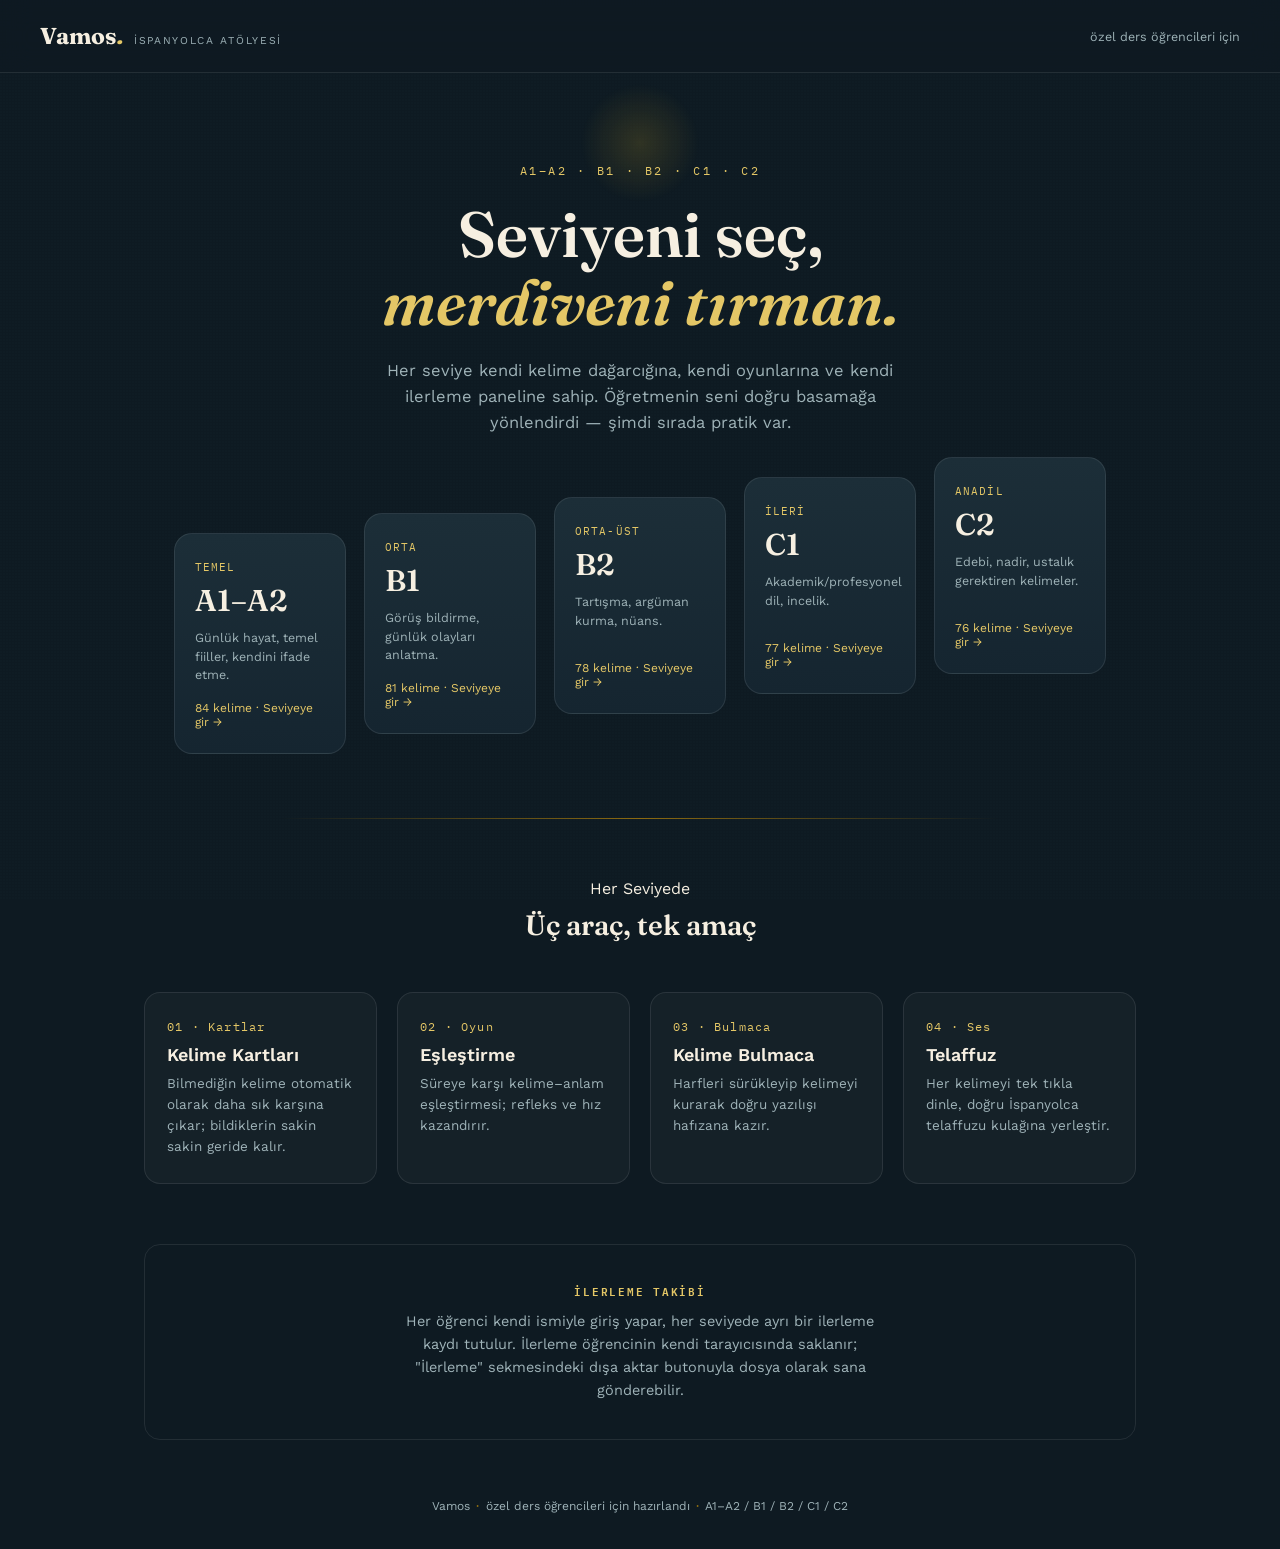
<file: index.html>
<!DOCTYPE html>
<html lang="tr">
<head>
<meta charset="UTF-8">
<meta name="viewport" content="width=device-width, initial-scale=1.0">
<title>Vamos — Özel Ders İspanyolca Atölyesi</title>
<link rel="preconnect" href="https://fonts.googleapis.com">
<link href="https://fonts.googleapis.com/css2?family=Fraunces:opsz,wght@9..144,400;9..144,600;9..144,700&family=Work+Sans:wght@400;500;600&family=IBM+Plex+Mono:wght@500&display=swap" rel="stylesheet">
<link rel="stylesheet" href="assets/style.css">
</head>
<body>
<div class="grain-bg"></div>

<nav>
  <div class="brand">
    <span class="mark">Vamos<em>.</em></span>
    <span class="tag">İspanyolca Atölyesi</span>
  </div>
  <div class="nav-right">
    <span style="font-size:12.5px; color:var(--mist);">özel ders öğrencileri için</span>
  </div>
</nav>

<main>
  <div class="landing-hero">
    <div class="eyebrow">A1–A2 · B1 · B2 · C1 · C2</div>
    <h1>Seviyeni seç,<br><em>merdiveni tırman.</em></h1>
    <p>Her seviye kendi kelime dağarcığına, kendi oyunlarına ve kendi ilerleme paneline sahip. Öğretmenin seni doğru basamağa yönlendirdi — şimdi sırada pratik var.</p>
  </div>


</main>

<div style="max-width:1040px; margin:-70px auto 0; padding:0 24px; position:relative; z-index:1;">
  <div class="staircase" style="padding-top:0;">
    <a class="level-card" href="a1-a2.html" style="--lift:26px;">
      <div class="tier">TEMEL</div>
      <h3>A1–A2</h3>
      <div class="desc">Günlük hayat, temel fiiller, kendini ifade etme.</div>
      <div class="go">84 kelime · Seviyeye gir →</div>
    </a>
    <a class="level-card" href="b1.html" style="--lift:6px;">
      <div class="tier">ORTA</div>
      <h3>B1</h3>
      <div class="desc">Görüş bildirme, günlük olayları anlatma.</div>
      <div class="go">81 kelime · Seviyeye gir →</div>
    </a>
    <a class="level-card" href="b2.html" style="--lift:-14px;">
      <div class="tier">ORTA-ÜST</div>
      <h3>B2</h3>
      <div class="desc">Tartışma, argüman kurma, nüans.</div>
      <div class="go">78 kelime · Seviyeye gir →</div>
    </a>
    <a class="level-card" href="c1.html" style="--lift:-34px;">
      <div class="tier">İLERİ</div>
      <h3>C1</h3>
      <div class="desc">Akademik/profesyonel dil, incelik.</div>
      <div class="go">77 kelime · Seviyeye gir →</div>
    </a>
    <a class="level-card" href="c2.html" style="--lift:-54px;">
      <div class="tier">ANADİL</div>
      <h3>C2</h3>
      <div class="desc">Edebi, nadir, ustalık gerektiren kelimeler.</div>
      <div class="go">76 kelime · Seviyeye gir →</div>
    </a>
  </div>

  <div class="divider-gold"></div>

  <div style="text-align:center; margin-bottom:50px;">
    <div class="eyebrow" style="justify-content:center;">Her Seviyede</div>
    <h2 style="font-size:28px; font-weight:600; margin-top:10px;">Üç araç, tek amaç</h2>
  </div>

  <div class="feature-row">
    <div class="feature-card">
      <div class="num">01 · Kartlar</div>
      <h4>Kelime Kartları</h4>
      <p>Bilmediğin kelime otomatik olarak daha sık karşına çıkar; bildiklerin sakin sakin geride kalır.</p>
    </div>
    <div class="feature-card">
      <div class="num">02 · Oyun</div>
      <h4>Eşleştirme</h4>
      <p>Süreye karşı kelime–anlam eşleştirmesi; refleks ve hız kazandırır.</p>
    </div>
    <div class="feature-card">
      <div class="num">03 · Bulmaca</div>
      <h4>Kelime Bulmaca</h4>
      <p>Harfleri sürükleyip kelimeyi kurarak doğru yazılışı hafızana kazır.</p>
    </div>
    <div class="feature-card">
      <div class="num">04 · Ses</div>
      <h4>Telaffuz</h4>
      <p>Her kelimeyi tek tıkla dinle, doğru İspanyolca telaffuzu kulağına yerleştir.</p>
    </div>
  </div>

  <div class="panel" style="background:transparent; border:1px solid var(--line); box-shadow:none; color:var(--parchment); text-align:center; padding:36px;">
    <div class="eyebrow-light" style="justify-content:center; display:flex;">İlerleme Takibi</div>
    <p style="color:var(--mist); max-width:56ch; margin:10px auto 0; font-size:14.5px; line-height:1.6;">
      Her öğrenci kendi ismiyle giriş yapar, her seviyede ayrı bir ilerleme kaydı tutulur. İlerleme öğrencinin kendi tarayıcısında saklanır; "İlerleme" sekmesindeki dışa aktar butonuyla dosya olarak sana gönderebilir.
    </p>
  </div>
</div>

<footer>Vamos <span class="mono">·</span> özel ders öğrencileri için hazırlandı <span class="mono">·</span> A1–A2 / B1 / B2 / C1 / C2</footer>

</body>
</html>
</file>
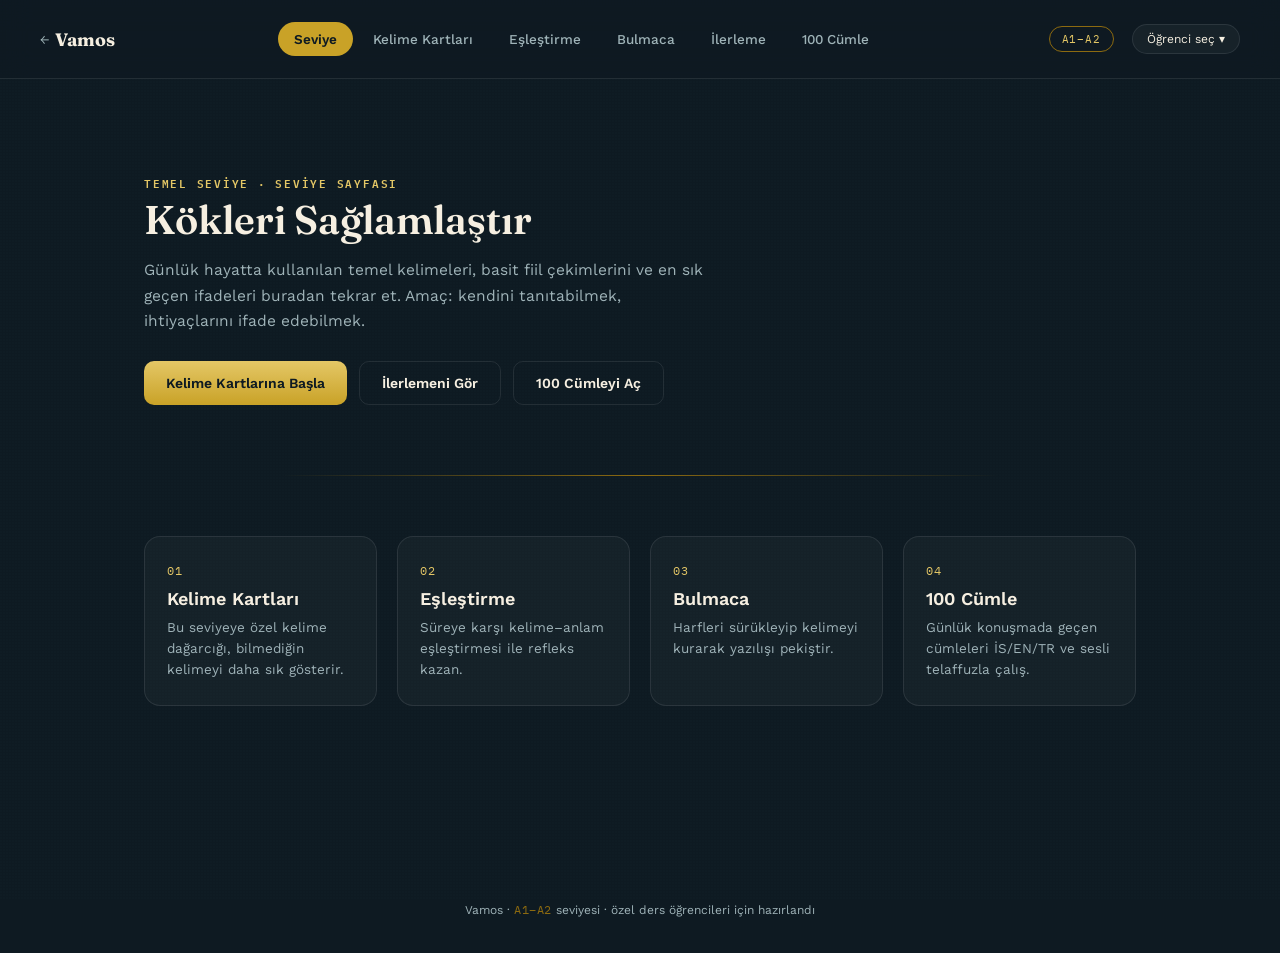
<file: a1-a2.html>
<!DOCTYPE html>
<html lang="tr">
<head>
<meta charset="UTF-8">
<meta name="viewport" content="width=device-width, initial-scale=1.0">
<title>Vamos — A1–A2 Seviyesi</title>
<link rel="preconnect" href="https://fonts.googleapis.com">
<link href="https://fonts.googleapis.com/css2?family=Fraunces:opsz,wght@9..144,400;9..144,600;9..144,700&family=Work+Sans:wght@400;500;600&family=IBM+Plex+Mono:wght@500&display=swap" rel="stylesheet">
<link rel="stylesheet" href="assets/style.css">
</head>
<body>
<div class="grain-bg"></div>

<nav>
  <div class="brand">
    <a href="index.html" class="back-link">← <span class="mark" style="font-size:18px;">Vamos</span></a>
  </div>
  <button class="hamburger" id="hamburger" aria-label="Menü">☰</button>
  <div class="tabs" id="tabs">
    <button class="tab-btn active" data-section="home">Seviye</button>
    <button class="tab-btn" data-section="flashcards">Kelime Kartları</button>
    <button class="tab-btn" data-section="matching">Eşleştirme</button>
    <button class="tab-btn" data-section="puzzle">Bulmaca</button>
    <button class="tab-btn" data-section="progress">İlerleme</button>
    <a class="tab-btn" href="cumleler-a1a2.html">100 Cümle</a>
  </div>
  <div class="nav-right">
    <span class="level-pill">A1–A2</span>
    <div class="student-chip" id="studentChip">Öğrenci seç ▾</div>
  </div>
</nav>

<main>

  <section id="home" class="active">
    <div style="padding:50px 0 10px;">
      <div class="eyebrow-light">Temel Seviye · Seviye Sayfası</div>
      <h1 class="display" style="font-size:40px; font-weight:600; max-width:20ch; line-height:1.1;">Kökleri Sağlamlaştır</h1>
      <p style="color:var(--mist); max-width:56ch; margin-top:16px; font-size:15.5px; line-height:1.65;">Günlük hayatta kullanılan temel kelimeleri, basit fiil çekimlerini ve en sık geçen ifadeleri buradan tekrar et. Amaç: kendini tanıtabilmek, ihtiyaçlarını ifade edebilmek.</p>
      <div style="margin-top:26px; display:flex; gap:12px;">
        <button class="btn btn-gold" onclick="goTo('flashcards')">Kelime Kartlarına Başla</button>
        <button class="btn btn-ghost-dark" onclick="goTo('progress')">İlerlemeni Gör</button>
        <a class="btn btn-ghost-dark" href="cumleler-a1a2.html">100 Cümleyi Aç</a>
      </div>
    </div>
    <div class="divider-gold"></div>
    <div class="feature-row">
      <div class="feature-card"><div class="num">01</div><h4>Kelime Kartları</h4><p>Bu seviyeye özel kelime dağarcığı, bilmediğin kelimeyi daha sık gösterir.</p></div>
      <div class="feature-card"><div class="num">02</div><h4>Eşleştirme</h4><p>Süreye karşı kelime–anlam eşleştirmesi ile refleks kazan.</p></div>
      <div class="feature-card"><div class="num">03</div><h4>Bulmaca</h4><p>Harfleri sürükleyip kelimeyi kurarak yazılışı pekiştir.</p></div>
      <a class="feature-card" href="cumleler-a1a2.html" style="display:block; text-decoration:none;"><div class="num">04</div><h4>100 Cümle</h4><p>Günlük konuşmada geçen cümleleri İS/EN/TR ve sesli telaffuzla çalış.</p></a>
    </div>
  </section>

  <section id="flashcards">
    <div class="section-head">
      <div>
        <div class="eyebrow-light">Modül 01 · A1–A2</div>
        <h2>Kelime Kartları</h2>
      </div>
      <div class="fc-progress mono" id="fcProgress">1 / 12</div>
    </div>
    <div class="panel">
      <div class="fc-stage">
        <div class="fc-card-wrap">
          <div class="fc-card" id="fcCard" onclick="flipCard()">
            <div class="fc-face fc-front">
              <button class="fc-speak" onclick="speakCurrentCard(event)" aria-label="Telaffuz et">🔊</button>
              <div>
                <div class="w" id="fcWord">—</div>
                <div class="pos" id="fcPos">—</div>
              </div>
            </div>
            <div class="fc-face fc-back">
              <div class="w" id="fcMeaning">—</div>
            </div>
          </div>
        </div>
        <div class="fc-example" id="fcExample" style="display:none;"></div>
        <div class="fc-hint">Kartı çevirmek için tıkla, sonra bildiğini işaretle</div>
        <div class="fc-actions">
          <button class="btn btn-again" onclick="answerCard(false)">Tekrar Göster</button>
          <button class="btn btn-know" onclick="answerCard(true)">Biliyorum</button>
        </div>
        <button class="btn btn-ghost-light" style="margin-top:4px; padding:8px 16px; font-size:12.5px;" onclick="shuffleDeck()">🔀 Kartları Karıştır</button>
      </div>
    </div>
  </section>

  <section id="matching">
    <div class="section-head">
      <div>
        <div class="eyebrow-light">Modül 02 · A1–A2</div>
        <h2>Eşleştirme Oyunu</h2>
      </div>
    </div>
    <div class="panel">
      <div class="match-bar">
        <span>Süre: <span class="mono" id="matchTime">0s</span></span>
        <span>Eşleşme: <span class="mono" id="matchScore">0/6</span></span>
        <button class="btn btn-ghost-light" style="padding:6px 14px; font-size:12px;" onclick="startMatching()">Yeniden Başlat</button>
      </div>
      <div class="match-grid" id="matchGrid"></div>
    </div>
  </section>

  <section id="puzzle">
    <div class="section-head">
      <div>
        <div class="eyebrow-light">Modül 03 · A1–A2</div>
        <h2>Kelime Bulmaca</h2>
      </div>
      <button class="btn btn-ghost-dark" style="padding:6px 14px; font-size:12px;" onclick="newPuzzle()">Yeni Kelime</button>
    </div>
    <div class="panel">
      <div class="puzzle-hint" id="puzzleHint">İpucu: —</div>
      <div class="puzzle-input" id="puzzleSlots"></div>
      <div class="puzzle-word" id="puzzleLetters"></div>
      <div class="puzzle-feedback" id="puzzleFeedback"></div>
      <div style="text-align:center; margin-top:10px;">
        <button class="btn btn-ghost-light" style="padding:8px 16px; font-size:13px;" onclick="clearPuzzle()">Temizle</button>
      </div>
    </div>
  </section>

  <section id="progress">
    <div class="section-head">
      <div>
        <div class="eyebrow-light">Panel · A1–A2</div>
        <h2>İlerlemen</h2>
      </div>
    </div>
    <div class="stat-grid">
      <div class="stat"><div class="num" id="statKnown">0</div><div class="lbl">Bilinen Kelime</div></div>
      <div class="stat"><div class="num" id="statMatch">0</div><div class="lbl">Eşleştirme Skoru</div></div>
      <div class="stat"><div class="num" id="statPuzzle">0</div><div class="lbl">Çözülen Bulmaca</div></div>
      <div class="stat"><div class="num" id="statStreak">0</div><div class="lbl">Günlük Seri 🔥</div></div>
    </div>
    <div class="panel" style="padding:22px 28px;">
      <div class="section-head" style="margin-bottom:10px;">
        <div class="eyebrow-dark">Seviye Tamamlama</div>
        <div class="mono" id="levelPct" style="color:var(--teal); font-weight:600;">0%</div>
      </div>
      <div class="level-progress-track"><div class="level-progress-fill" id="levelBar" style="width:0%;"></div></div>
    </div>
    <div class="panel">
      <div class="eyebrow-dark">Kelime Günlüğü</div>
      <div class="word-log" id="wordLog"><span class="word-pill">Henüz kelime çalışılmadı</span></div>
    </div>
    <div class="panel" style="display:flex; gap:12px; align-items:center; flex-wrap:wrap;">
      <div style="flex:1; min-width:220px;">
        <div class="eyebrow-dark">Öğretmenle Paylaş</div>
        <p style="font-size:12.5px; color:var(--ink-soft); margin-top:4px;">İlerleme bu tarayıcıda saklanır. Öğretmenine göstermek için dışa aktarıp gönderebilirsin.</p>
      </div>
      <button class="btn btn-ghost-light" style="padding:9px 16px; font-size:12.5px;" onclick="exportProgress()">⬇ Dışa Aktar</button>
      <label class="btn btn-ghost-light" style="padding:9px 16px; font-size:12.5px; cursor:pointer;">
        ⬆ İçe Aktar
        <input type="file" accept="application/json" style="display:none;" onchange="importProgressFile(this)">
      </label>
    </div>
  </section>

</main>

<footer>Vamos · <span class="mono">A1–A2</span> seviyesi · özel ders öğrencileri için hazırlandı</footer>

<script src="assets/vocab-a1a2.js"></script>
<script src="assets/app.js"></script>
<script>initLevelPage();</script>
</body>
</html>
</file>
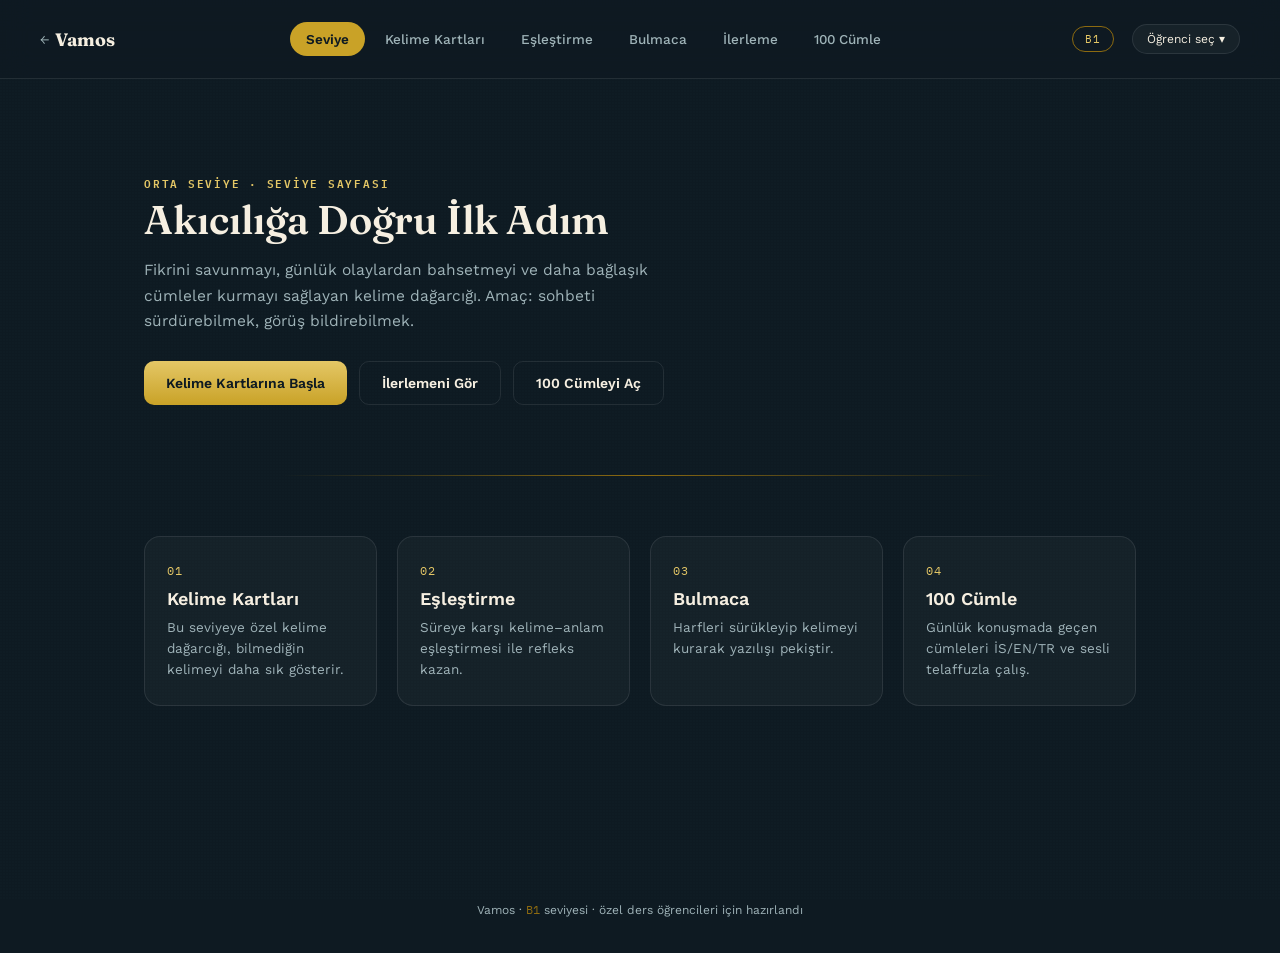
<file: b1.html>
<!DOCTYPE html>
<html lang="tr">
<head>
<meta charset="UTF-8">
<meta name="viewport" content="width=device-width, initial-scale=1.0">
<title>Vamos — B1 Seviyesi</title>
<link rel="preconnect" href="https://fonts.googleapis.com">
<link href="https://fonts.googleapis.com/css2?family=Fraunces:opsz,wght@9..144,400;9..144,600;9..144,700&family=Work+Sans:wght@400;500;600&family=IBM+Plex+Mono:wght@500&display=swap" rel="stylesheet">
<link rel="stylesheet" href="assets/style.css">
</head>
<body>
<div class="grain-bg"></div>

<nav>
  <div class="brand">
    <a href="index.html" class="back-link">← <span class="mark" style="font-size:18px;">Vamos</span></a>
  </div>
  <button class="hamburger" id="hamburger" aria-label="Menü">☰</button>
  <div class="tabs" id="tabs">
    <button class="tab-btn active" data-section="home">Seviye</button>
    <button class="tab-btn" data-section="flashcards">Kelime Kartları</button>
    <button class="tab-btn" data-section="matching">Eşleştirme</button>
    <button class="tab-btn" data-section="puzzle">Bulmaca</button>
    <button class="tab-btn" data-section="progress">İlerleme</button>
    <a class="tab-btn" href="cumleler-b1.html">100 Cümle</a>
  </div>
  <div class="nav-right">
    <span class="level-pill">B1</span>
    <div class="student-chip" id="studentChip">Öğrenci seç ▾</div>
  </div>
</nav>

<main>

  <section id="home" class="active">
    <div style="padding:50px 0 10px;">
      <div class="eyebrow-light">Orta Seviye · Seviye Sayfası</div>
      <h1 class="display" style="font-size:40px; font-weight:600; max-width:20ch; line-height:1.1;">Akıcılığa Doğru İlk Adım</h1>
      <p style="color:var(--mist); max-width:56ch; margin-top:16px; font-size:15.5px; line-height:1.65;">Fikrini savunmayı, günlük olaylardan bahsetmeyi ve daha bağlaşık cümleler kurmayı sağlayan kelime dağarcığı. Amaç: sohbeti sürdürebilmek, görüş bildirebilmek.</p>
      <div style="margin-top:26px; display:flex; gap:12px;">
        <button class="btn btn-gold" onclick="goTo('flashcards')">Kelime Kartlarına Başla</button>
        <button class="btn btn-ghost-dark" onclick="goTo('progress')">İlerlemeni Gör</button>
        <a class="btn btn-ghost-dark" href="cumleler-b1.html">100 Cümleyi Aç</a>
      </div>
    </div>
    <div class="divider-gold"></div>
    <div class="feature-row">
      <div class="feature-card"><div class="num">01</div><h4>Kelime Kartları</h4><p>Bu seviyeye özel kelime dağarcığı, bilmediğin kelimeyi daha sık gösterir.</p></div>
      <div class="feature-card"><div class="num">02</div><h4>Eşleştirme</h4><p>Süreye karşı kelime–anlam eşleştirmesi ile refleks kazan.</p></div>
      <div class="feature-card"><div class="num">03</div><h4>Bulmaca</h4><p>Harfleri sürükleyip kelimeyi kurarak yazılışı pekiştir.</p></div>
      <a class="feature-card" href="cumleler-b1.html" style="display:block; text-decoration:none;"><div class="num">04</div><h4>100 Cümle</h4><p>Günlük konuşmada geçen cümleleri İS/EN/TR ve sesli telaffuzla çalış.</p></a>
    </div>
  </section>

  <section id="flashcards">
    <div class="section-head">
      <div>
        <div class="eyebrow-light">Modül 01 · B1</div>
        <h2>Kelime Kartları</h2>
      </div>
      <div class="fc-progress mono" id="fcProgress">1 / 12</div>
    </div>
    <div class="panel">
      <div class="fc-stage">
        <div class="fc-card-wrap">
          <div class="fc-card" id="fcCard" onclick="flipCard()">
            <div class="fc-face fc-front">
              <button class="fc-speak" onclick="speakCurrentCard(event)" aria-label="Telaffuz et">🔊</button>
              <div>
                <div class="w" id="fcWord">—</div>
                <div class="pos" id="fcPos">—</div>
              </div>
            </div>
            <div class="fc-face fc-back">
              <div class="w" id="fcMeaning">—</div>
            </div>
          </div>
        </div>
        <div class="fc-example" id="fcExample" style="display:none;"></div>
        <div class="fc-hint">Kartı çevirmek için tıkla, sonra bildiğini işaretle</div>
        <div class="fc-actions">
          <button class="btn btn-again" onclick="answerCard(false)">Tekrar Göster</button>
          <button class="btn btn-know" onclick="answerCard(true)">Biliyorum</button>
        </div>
        <button class="btn btn-ghost-light" style="margin-top:4px; padding:8px 16px; font-size:12.5px;" onclick="shuffleDeck()">🔀 Kartları Karıştır</button>
      </div>
    </div>
  </section>

  <section id="matching">
    <div class="section-head">
      <div>
        <div class="eyebrow-light">Modül 02 · B1</div>
        <h2>Eşleştirme Oyunu</h2>
      </div>
    </div>
    <div class="panel">
      <div class="match-bar">
        <span>Süre: <span class="mono" id="matchTime">0s</span></span>
        <span>Eşleşme: <span class="mono" id="matchScore">0/6</span></span>
        <button class="btn btn-ghost-light" style="padding:6px 14px; font-size:12px;" onclick="startMatching()">Yeniden Başlat</button>
      </div>
      <div class="match-grid" id="matchGrid"></div>
    </div>
  </section>

  <section id="puzzle">
    <div class="section-head">
      <div>
        <div class="eyebrow-light">Modül 03 · B1</div>
        <h2>Kelime Bulmaca</h2>
      </div>
      <button class="btn btn-ghost-dark" style="padding:6px 14px; font-size:12px;" onclick="newPuzzle()">Yeni Kelime</button>
    </div>
    <div class="panel">
      <div class="puzzle-hint" id="puzzleHint">İpucu: —</div>
      <div class="puzzle-input" id="puzzleSlots"></div>
      <div class="puzzle-word" id="puzzleLetters"></div>
      <div class="puzzle-feedback" id="puzzleFeedback"></div>
      <div style="text-align:center; margin-top:10px;">
        <button class="btn btn-ghost-light" style="padding:8px 16px; font-size:13px;" onclick="clearPuzzle()">Temizle</button>
      </div>
    </div>
  </section>

  <section id="progress">
    <div class="section-head">
      <div>
        <div class="eyebrow-light">Panel · B1</div>
        <h2>İlerlemen</h2>
      </div>
    </div>
    <div class="stat-grid">
      <div class="stat"><div class="num" id="statKnown">0</div><div class="lbl">Bilinen Kelime</div></div>
      <div class="stat"><div class="num" id="statMatch">0</div><div class="lbl">Eşleştirme Skoru</div></div>
      <div class="stat"><div class="num" id="statPuzzle">0</div><div class="lbl">Çözülen Bulmaca</div></div>
      <div class="stat"><div class="num" id="statStreak">0</div><div class="lbl">Günlük Seri 🔥</div></div>
    </div>
    <div class="panel" style="padding:22px 28px;">
      <div class="section-head" style="margin-bottom:10px;">
        <div class="eyebrow-dark">Seviye Tamamlama</div>
        <div class="mono" id="levelPct" style="color:var(--teal); font-weight:600;">0%</div>
      </div>
      <div class="level-progress-track"><div class="level-progress-fill" id="levelBar" style="width:0%;"></div></div>
    </div>
    <div class="panel">
      <div class="eyebrow-dark">Kelime Günlüğü</div>
      <div class="word-log" id="wordLog"><span class="word-pill">Henüz kelime çalışılmadı</span></div>
    </div>
    <div class="panel" style="display:flex; gap:12px; align-items:center; flex-wrap:wrap;">
      <div style="flex:1; min-width:220px;">
        <div class="eyebrow-dark">Öğretmenle Paylaş</div>
        <p style="font-size:12.5px; color:var(--ink-soft); margin-top:4px;">İlerleme bu tarayıcıda saklanır. Öğretmenine göstermek için dışa aktarıp gönderebilirsin.</p>
      </div>
      <button class="btn btn-ghost-light" style="padding:9px 16px; font-size:12.5px;" onclick="exportProgress()">⬇ Dışa Aktar</button>
      <label class="btn btn-ghost-light" style="padding:9px 16px; font-size:12.5px; cursor:pointer;">
        ⬆ İçe Aktar
        <input type="file" accept="application/json" style="display:none;" onchange="importProgressFile(this)">
      </label>
    </div>
  </section>

</main>

<footer>Vamos · <span class="mono">B1</span> seviyesi · özel ders öğrencileri için hazırlandı</footer>

<script src="assets/vocab-b1.js"></script>
<script src="assets/app.js"></script>
<script>initLevelPage();</script>
</body>
</html>
</file>
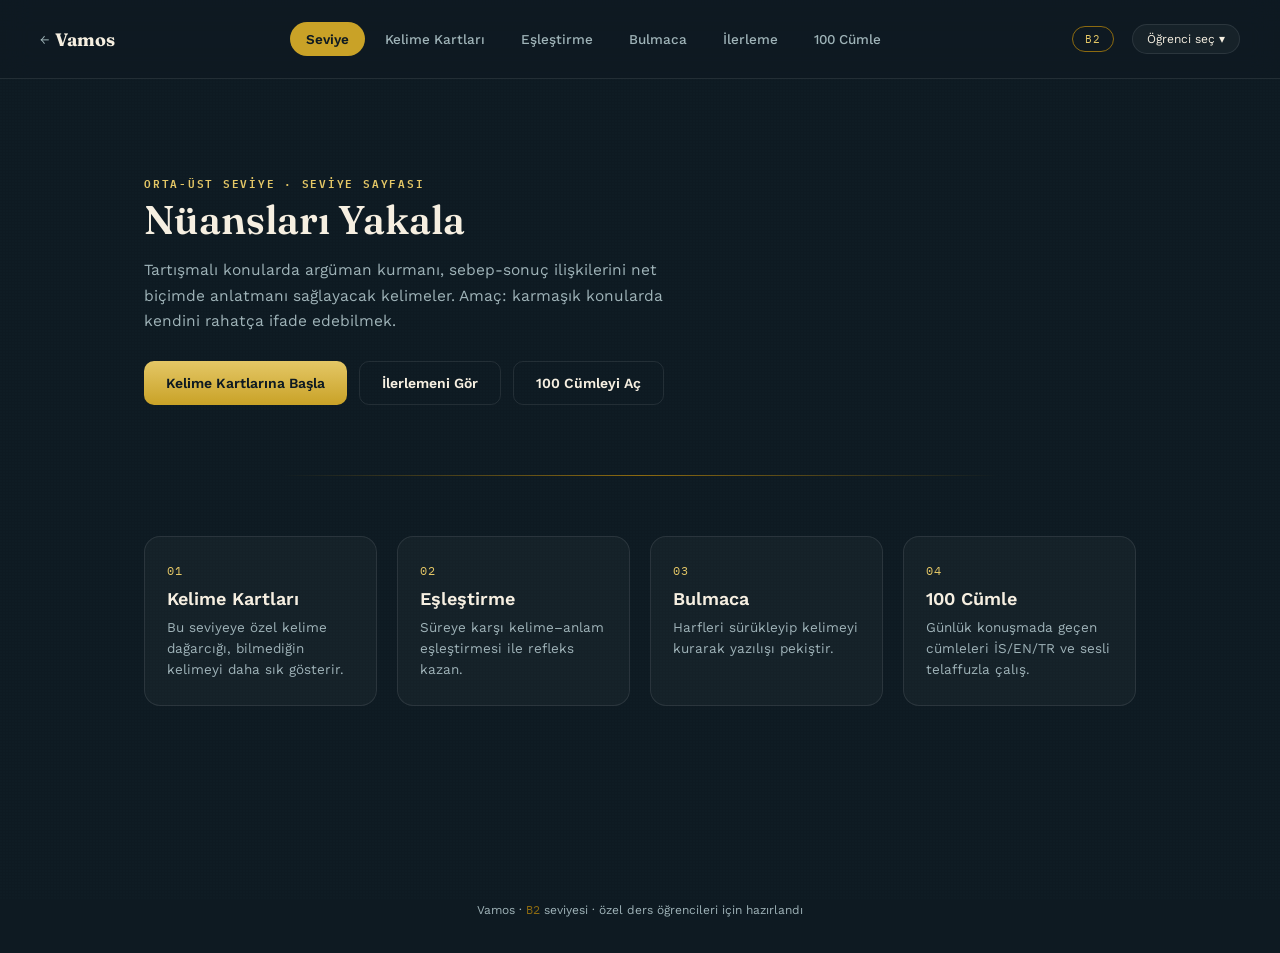
<file: b2.html>
<!DOCTYPE html>
<html lang="tr">
<head>
<meta charset="UTF-8">
<meta name="viewport" content="width=device-width, initial-scale=1.0">
<title>Vamos — B2 Seviyesi</title>
<link rel="preconnect" href="https://fonts.googleapis.com">
<link href="https://fonts.googleapis.com/css2?family=Fraunces:opsz,wght@9..144,400;9..144,600;9..144,700&family=Work+Sans:wght@400;500;600&family=IBM+Plex+Mono:wght@500&display=swap" rel="stylesheet">
<link rel="stylesheet" href="assets/style.css">
</head>
<body>
<div class="grain-bg"></div>

<nav>
  <div class="brand">
    <a href="index.html" class="back-link">← <span class="mark" style="font-size:18px;">Vamos</span></a>
  </div>
  <button class="hamburger" id="hamburger" aria-label="Menü">☰</button>
  <div class="tabs" id="tabs">
    <button class="tab-btn active" data-section="home">Seviye</button>
    <button class="tab-btn" data-section="flashcards">Kelime Kartları</button>
    <button class="tab-btn" data-section="matching">Eşleştirme</button>
    <button class="tab-btn" data-section="puzzle">Bulmaca</button>
    <button class="tab-btn" data-section="progress">İlerleme</button>
    <a class="tab-btn" href="cumleler-b2.html">100 Cümle</a>
  </div>
  <div class="nav-right">
    <span class="level-pill">B2</span>
    <div class="student-chip" id="studentChip">Öğrenci seç ▾</div>
  </div>
</nav>

<main>

  <section id="home" class="active">
    <div style="padding:50px 0 10px;">
      <div class="eyebrow-light">Orta-Üst Seviye · Seviye Sayfası</div>
      <h1 class="display" style="font-size:40px; font-weight:600; max-width:20ch; line-height:1.1;">Nüansları Yakala</h1>
      <p style="color:var(--mist); max-width:56ch; margin-top:16px; font-size:15.5px; line-height:1.65;">Tartışmalı konularda argüman kurmanı, sebep-sonuç ilişkilerini net biçimde anlatmanı sağlayacak kelimeler. Amaç: karmaşık konularda kendini rahatça ifade edebilmek.</p>
      <div style="margin-top:26px; display:flex; gap:12px;">
        <button class="btn btn-gold" onclick="goTo('flashcards')">Kelime Kartlarına Başla</button>
        <button class="btn btn-ghost-dark" onclick="goTo('progress')">İlerlemeni Gör</button>
        <a class="btn btn-ghost-dark" href="cumleler-b2.html">100 Cümleyi Aç</a>
      </div>
    </div>
    <div class="divider-gold"></div>
    <div class="feature-row">
      <div class="feature-card"><div class="num">01</div><h4>Kelime Kartları</h4><p>Bu seviyeye özel kelime dağarcığı, bilmediğin kelimeyi daha sık gösterir.</p></div>
      <div class="feature-card"><div class="num">02</div><h4>Eşleştirme</h4><p>Süreye karşı kelime–anlam eşleştirmesi ile refleks kazan.</p></div>
      <div class="feature-card"><div class="num">03</div><h4>Bulmaca</h4><p>Harfleri sürükleyip kelimeyi kurarak yazılışı pekiştir.</p></div>
      <a class="feature-card" href="cumleler-b2.html" style="display:block; text-decoration:none;"><div class="num">04</div><h4>100 Cümle</h4><p>Günlük konuşmada geçen cümleleri İS/EN/TR ve sesli telaffuzla çalış.</p></a>
    </div>
  </section>

  <section id="flashcards">
    <div class="section-head">
      <div>
        <div class="eyebrow-light">Modül 01 · B2</div>
        <h2>Kelime Kartları</h2>
      </div>
      <div class="fc-progress mono" id="fcProgress">1 / 12</div>
    </div>
    <div class="panel">
      <div class="fc-stage">
        <div class="fc-card-wrap">
          <div class="fc-card" id="fcCard" onclick="flipCard()">
            <div class="fc-face fc-front">
              <button class="fc-speak" onclick="speakCurrentCard(event)" aria-label="Telaffuz et">🔊</button>
              <div>
                <div class="w" id="fcWord">—</div>
                <div class="pos" id="fcPos">—</div>
              </div>
            </div>
            <div class="fc-face fc-back">
              <div class="w" id="fcMeaning">—</div>
            </div>
          </div>
        </div>
        <div class="fc-example" id="fcExample" style="display:none;"></div>
        <div class="fc-hint">Kartı çevirmek için tıkla, sonra bildiğini işaretle</div>
        <div class="fc-actions">
          <button class="btn btn-again" onclick="answerCard(false)">Tekrar Göster</button>
          <button class="btn btn-know" onclick="answerCard(true)">Biliyorum</button>
        </div>
        <button class="btn btn-ghost-light" style="margin-top:4px; padding:8px 16px; font-size:12.5px;" onclick="shuffleDeck()">🔀 Kartları Karıştır</button>
      </div>
    </div>
  </section>

  <section id="matching">
    <div class="section-head">
      <div>
        <div class="eyebrow-light">Modül 02 · B2</div>
        <h2>Eşleştirme Oyunu</h2>
      </div>
    </div>
    <div class="panel">
      <div class="match-bar">
        <span>Süre: <span class="mono" id="matchTime">0s</span></span>
        <span>Eşleşme: <span class="mono" id="matchScore">0/6</span></span>
        <button class="btn btn-ghost-light" style="padding:6px 14px; font-size:12px;" onclick="startMatching()">Yeniden Başlat</button>
      </div>
      <div class="match-grid" id="matchGrid"></div>
    </div>
  </section>

  <section id="puzzle">
    <div class="section-head">
      <div>
        <div class="eyebrow-light">Modül 03 · B2</div>
        <h2>Kelime Bulmaca</h2>
      </div>
      <button class="btn btn-ghost-dark" style="padding:6px 14px; font-size:12px;" onclick="newPuzzle()">Yeni Kelime</button>
    </div>
    <div class="panel">
      <div class="puzzle-hint" id="puzzleHint">İpucu: —</div>
      <div class="puzzle-input" id="puzzleSlots"></div>
      <div class="puzzle-word" id="puzzleLetters"></div>
      <div class="puzzle-feedback" id="puzzleFeedback"></div>
      <div style="text-align:center; margin-top:10px;">
        <button class="btn btn-ghost-light" style="padding:8px 16px; font-size:13px;" onclick="clearPuzzle()">Temizle</button>
      </div>
    </div>
  </section>

  <section id="progress">
    <div class="section-head">
      <div>
        <div class="eyebrow-light">Panel · B2</div>
        <h2>İlerlemen</h2>
      </div>
    </div>
    <div class="stat-grid">
      <div class="stat"><div class="num" id="statKnown">0</div><div class="lbl">Bilinen Kelime</div></div>
      <div class="stat"><div class="num" id="statMatch">0</div><div class="lbl">Eşleştirme Skoru</div></div>
      <div class="stat"><div class="num" id="statPuzzle">0</div><div class="lbl">Çözülen Bulmaca</div></div>
      <div class="stat"><div class="num" id="statStreak">0</div><div class="lbl">Günlük Seri 🔥</div></div>
    </div>
    <div class="panel" style="padding:22px 28px;">
      <div class="section-head" style="margin-bottom:10px;">
        <div class="eyebrow-dark">Seviye Tamamlama</div>
        <div class="mono" id="levelPct" style="color:var(--teal); font-weight:600;">0%</div>
      </div>
      <div class="level-progress-track"><div class="level-progress-fill" id="levelBar" style="width:0%;"></div></div>
    </div>
    <div class="panel">
      <div class="eyebrow-dark">Kelime Günlüğü</div>
      <div class="word-log" id="wordLog"><span class="word-pill">Henüz kelime çalışılmadı</span></div>
    </div>
    <div class="panel" style="display:flex; gap:12px; align-items:center; flex-wrap:wrap;">
      <div style="flex:1; min-width:220px;">
        <div class="eyebrow-dark">Öğretmenle Paylaş</div>
        <p style="font-size:12.5px; color:var(--ink-soft); margin-top:4px;">İlerleme bu tarayıcıda saklanır. Öğretmenine göstermek için dışa aktarıp gönderebilirsin.</p>
      </div>
      <button class="btn btn-ghost-light" style="padding:9px 16px; font-size:12.5px;" onclick="exportProgress()">⬇ Dışa Aktar</button>
      <label class="btn btn-ghost-light" style="padding:9px 16px; font-size:12.5px; cursor:pointer;">
        ⬆ İçe Aktar
        <input type="file" accept="application/json" style="display:none;" onchange="importProgressFile(this)">
      </label>
    </div>
  </section>

</main>

<footer>Vamos · <span class="mono">B2</span> seviyesi · özel ders öğrencileri için hazırlandı</footer>

<script src="assets/vocab-b2.js"></script>
<script src="assets/app.js"></script>
<script>initLevelPage();</script>
</body>
</html>
</file>
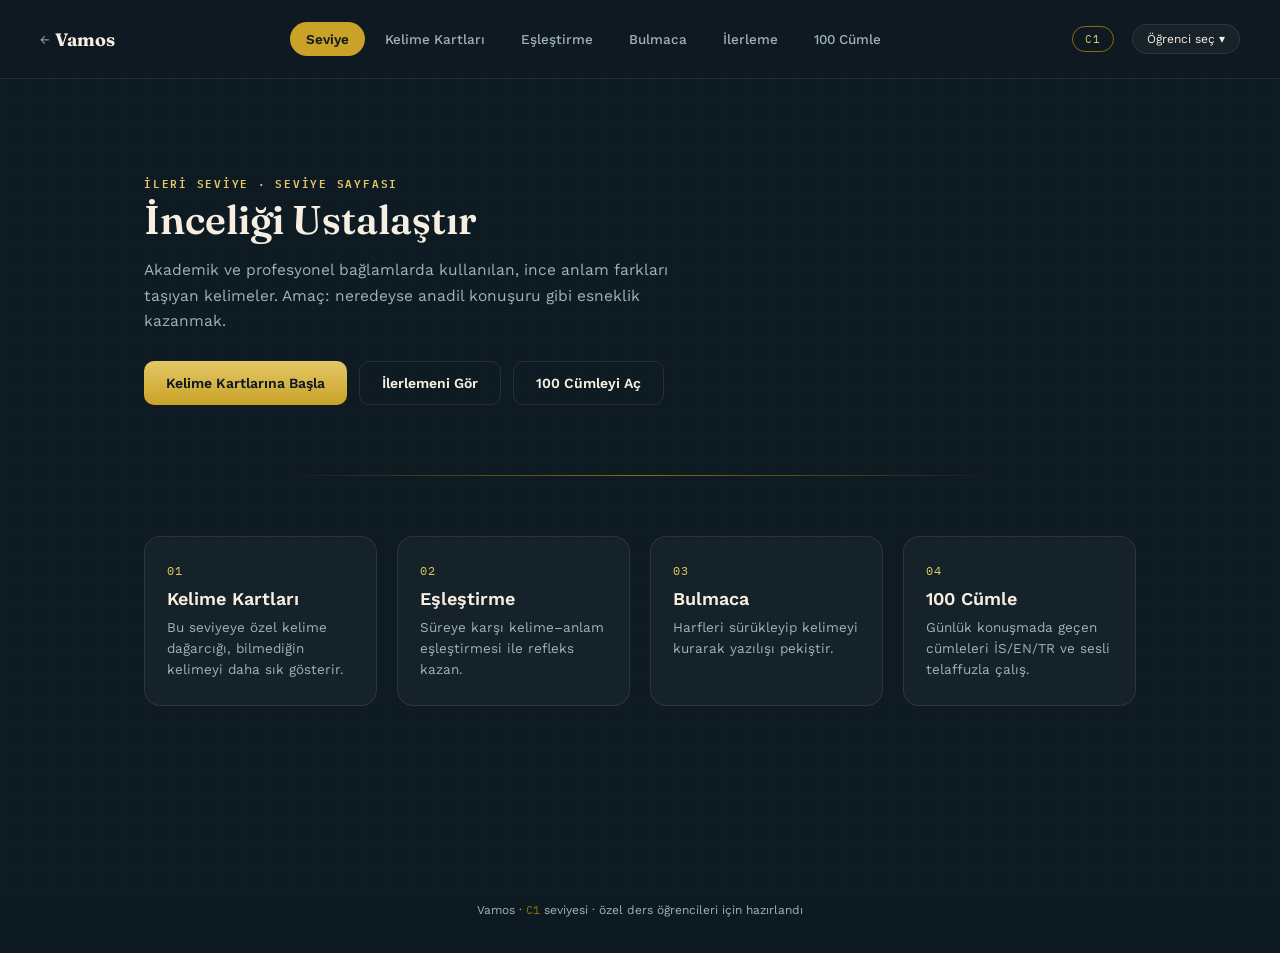
<file: c1.html>
<!DOCTYPE html>
<html lang="tr">
<head>
<meta charset="UTF-8">
<meta name="viewport" content="width=device-width, initial-scale=1.0">
<title>Vamos — C1 Seviyesi</title>
<link rel="preconnect" href="https://fonts.googleapis.com">
<link href="https://fonts.googleapis.com/css2?family=Fraunces:opsz,wght@9..144,400;9..144,600;9..144,700&family=Work+Sans:wght@400;500;600&family=IBM+Plex+Mono:wght@500&display=swap" rel="stylesheet">
<link rel="stylesheet" href="assets/style.css">
</head>
<body>
<div class="grain-bg"></div>

<nav>
  <div class="brand">
    <a href="index.html" class="back-link">← <span class="mark" style="font-size:18px;">Vamos</span></a>
  </div>
  <button class="hamburger" id="hamburger" aria-label="Menü">☰</button>
  <div class="tabs" id="tabs">
    <button class="tab-btn active" data-section="home">Seviye</button>
    <button class="tab-btn" data-section="flashcards">Kelime Kartları</button>
    <button class="tab-btn" data-section="matching">Eşleştirme</button>
    <button class="tab-btn" data-section="puzzle">Bulmaca</button>
    <button class="tab-btn" data-section="progress">İlerleme</button>
    <a class="tab-btn" href="cumleler-c1.html">100 Cümle</a>
  </div>
  <div class="nav-right">
    <span class="level-pill">C1</span>
    <div class="student-chip" id="studentChip">Öğrenci seç ▾</div>
  </div>
</nav>

<main>

  <section id="home" class="active">
    <div style="padding:50px 0 10px;">
      <div class="eyebrow-light">İleri Seviye · Seviye Sayfası</div>
      <h1 class="display" style="font-size:40px; font-weight:600; max-width:20ch; line-height:1.1;">İnceliği Ustalaştır</h1>
      <p style="color:var(--mist); max-width:56ch; margin-top:16px; font-size:15.5px; line-height:1.65;">Akademik ve profesyonel bağlamlarda kullanılan, ince anlam farkları taşıyan kelimeler. Amaç: neredeyse anadil konuşuru gibi esneklik kazanmak.</p>
      <div style="margin-top:26px; display:flex; gap:12px;">
        <button class="btn btn-gold" onclick="goTo('flashcards')">Kelime Kartlarına Başla</button>
        <button class="btn btn-ghost-dark" onclick="goTo('progress')">İlerlemeni Gör</button>
        <a class="btn btn-ghost-dark" href="cumleler-c1.html">100 Cümleyi Aç</a>
      </div>
    </div>
    <div class="divider-gold"></div>
    <div class="feature-row">
      <div class="feature-card"><div class="num">01</div><h4>Kelime Kartları</h4><p>Bu seviyeye özel kelime dağarcığı, bilmediğin kelimeyi daha sık gösterir.</p></div>
      <div class="feature-card"><div class="num">02</div><h4>Eşleştirme</h4><p>Süreye karşı kelime–anlam eşleştirmesi ile refleks kazan.</p></div>
      <div class="feature-card"><div class="num">03</div><h4>Bulmaca</h4><p>Harfleri sürükleyip kelimeyi kurarak yazılışı pekiştir.</p></div>
      <a class="feature-card" href="cumleler-c1.html" style="display:block; text-decoration:none;"><div class="num">04</div><h4>100 Cümle</h4><p>Günlük konuşmada geçen cümleleri İS/EN/TR ve sesli telaffuzla çalış.</p></a>
    </div>
  </section>

  <section id="flashcards">
    <div class="section-head">
      <div>
        <div class="eyebrow-light">Modül 01 · C1</div>
        <h2>Kelime Kartları</h2>
      </div>
      <div class="fc-progress mono" id="fcProgress">1 / 12</div>
    </div>
    <div class="panel">
      <div class="fc-stage">
        <div class="fc-card-wrap">
          <div class="fc-card" id="fcCard" onclick="flipCard()">
            <div class="fc-face fc-front">
              <button class="fc-speak" onclick="speakCurrentCard(event)" aria-label="Telaffuz et">🔊</button>
              <div>
                <div class="w" id="fcWord">—</div>
                <div class="pos" id="fcPos">—</div>
              </div>
            </div>
            <div class="fc-face fc-back">
              <div class="w" id="fcMeaning">—</div>
            </div>
          </div>
        </div>
        <div class="fc-example" id="fcExample" style="display:none;"></div>
        <div class="fc-hint">Kartı çevirmek için tıkla, sonra bildiğini işaretle</div>
        <div class="fc-actions">
          <button class="btn btn-again" onclick="answerCard(false)">Tekrar Göster</button>
          <button class="btn btn-know" onclick="answerCard(true)">Biliyorum</button>
        </div>
        <button class="btn btn-ghost-light" style="margin-top:4px; padding:8px 16px; font-size:12.5px;" onclick="shuffleDeck()">🔀 Kartları Karıştır</button>
      </div>
    </div>
  </section>

  <section id="matching">
    <div class="section-head">
      <div>
        <div class="eyebrow-light">Modül 02 · C1</div>
        <h2>Eşleştirme Oyunu</h2>
      </div>
    </div>
    <div class="panel">
      <div class="match-bar">
        <span>Süre: <span class="mono" id="matchTime">0s</span></span>
        <span>Eşleşme: <span class="mono" id="matchScore">0/6</span></span>
        <button class="btn btn-ghost-light" style="padding:6px 14px; font-size:12px;" onclick="startMatching()">Yeniden Başlat</button>
      </div>
      <div class="match-grid" id="matchGrid"></div>
    </div>
  </section>

  <section id="puzzle">
    <div class="section-head">
      <div>
        <div class="eyebrow-light">Modül 03 · C1</div>
        <h2>Kelime Bulmaca</h2>
      </div>
      <button class="btn btn-ghost-dark" style="padding:6px 14px; font-size:12px;" onclick="newPuzzle()">Yeni Kelime</button>
    </div>
    <div class="panel">
      <div class="puzzle-hint" id="puzzleHint">İpucu: —</div>
      <div class="puzzle-input" id="puzzleSlots"></div>
      <div class="puzzle-word" id="puzzleLetters"></div>
      <div class="puzzle-feedback" id="puzzleFeedback"></div>
      <div style="text-align:center; margin-top:10px;">
        <button class="btn btn-ghost-light" style="padding:8px 16px; font-size:13px;" onclick="clearPuzzle()">Temizle</button>
      </div>
    </div>
  </section>

  <section id="progress">
    <div class="section-head">
      <div>
        <div class="eyebrow-light">Panel · C1</div>
        <h2>İlerlemen</h2>
      </div>
    </div>
    <div class="stat-grid">
      <div class="stat"><div class="num" id="statKnown">0</div><div class="lbl">Bilinen Kelime</div></div>
      <div class="stat"><div class="num" id="statMatch">0</div><div class="lbl">Eşleştirme Skoru</div></div>
      <div class="stat"><div class="num" id="statPuzzle">0</div><div class="lbl">Çözülen Bulmaca</div></div>
      <div class="stat"><div class="num" id="statStreak">0</div><div class="lbl">Günlük Seri 🔥</div></div>
    </div>
    <div class="panel" style="padding:22px 28px;">
      <div class="section-head" style="margin-bottom:10px;">
        <div class="eyebrow-dark">Seviye Tamamlama</div>
        <div class="mono" id="levelPct" style="color:var(--teal); font-weight:600;">0%</div>
      </div>
      <div class="level-progress-track"><div class="level-progress-fill" id="levelBar" style="width:0%;"></div></div>
    </div>
    <div class="panel">
      <div class="eyebrow-dark">Kelime Günlüğü</div>
      <div class="word-log" id="wordLog"><span class="word-pill">Henüz kelime çalışılmadı</span></div>
    </div>
    <div class="panel" style="display:flex; gap:12px; align-items:center; flex-wrap:wrap;">
      <div style="flex:1; min-width:220px;">
        <div class="eyebrow-dark">Öğretmenle Paylaş</div>
        <p style="font-size:12.5px; color:var(--ink-soft); margin-top:4px;">İlerleme bu tarayıcıda saklanır. Öğretmenine göstermek için dışa aktarıp gönderebilirsin.</p>
      </div>
      <button class="btn btn-ghost-light" style="padding:9px 16px; font-size:12.5px;" onclick="exportProgress()">⬇ Dışa Aktar</button>
      <label class="btn btn-ghost-light" style="padding:9px 16px; font-size:12.5px; cursor:pointer;">
        ⬆ İçe Aktar
        <input type="file" accept="application/json" style="display:none;" onchange="importProgressFile(this)">
      </label>
    </div>
  </section>

</main>

<footer>Vamos · <span class="mono">C1</span> seviyesi · özel ders öğrencileri için hazırlandı</footer>

<script src="assets/vocab-c1.js"></script>
<script src="assets/app.js"></script>
<script>initLevelPage();</script>
</body>
</html>
</file>
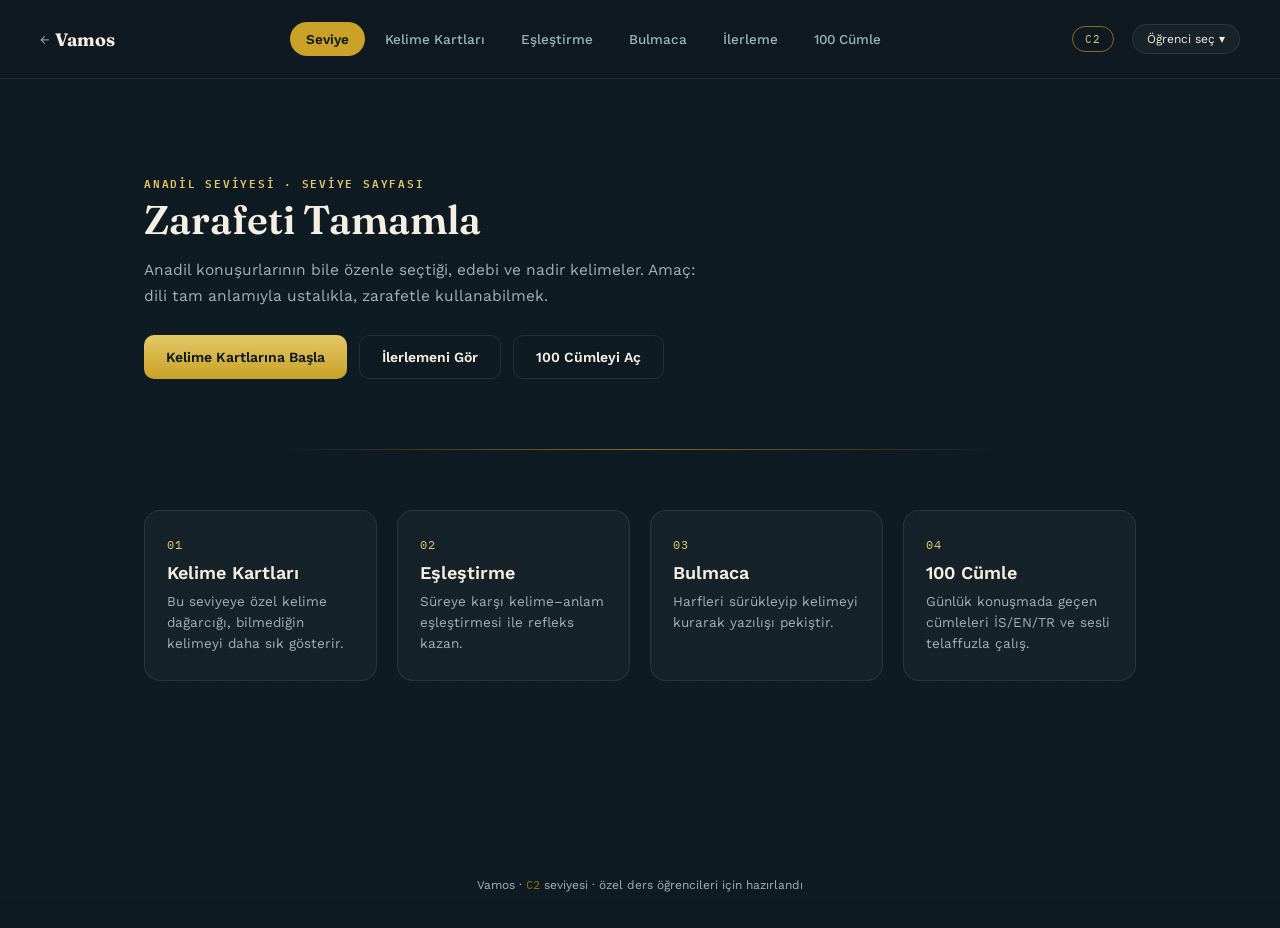
<file: c2.html>
<!DOCTYPE html>
<html lang="tr">
<head>
<meta charset="UTF-8">
<meta name="viewport" content="width=device-width, initial-scale=1.0">
<title>Vamos — C2 Seviyesi</title>
<link rel="preconnect" href="https://fonts.googleapis.com">
<link href="https://fonts.googleapis.com/css2?family=Fraunces:opsz,wght@9..144,400;9..144,600;9..144,700&family=Work+Sans:wght@400;500;600&family=IBM+Plex+Mono:wght@500&display=swap" rel="stylesheet">
<link rel="stylesheet" href="assets/style.css">
</head>
<body>
<div class="grain-bg"></div>

<nav>
  <div class="brand">
    <a href="index.html" class="back-link">← <span class="mark" style="font-size:18px;">Vamos</span></a>
  </div>
  <button class="hamburger" id="hamburger" aria-label="Menü">☰</button>
  <div class="tabs" id="tabs">
    <button class="tab-btn active" data-section="home">Seviye</button>
    <button class="tab-btn" data-section="flashcards">Kelime Kartları</button>
    <button class="tab-btn" data-section="matching">Eşleştirme</button>
    <button class="tab-btn" data-section="puzzle">Bulmaca</button>
    <button class="tab-btn" data-section="progress">İlerleme</button>
    <a class="tab-btn" href="cumleler-c2.html">100 Cümle</a>
  </div>
  <div class="nav-right">
    <span class="level-pill">C2</span>
    <div class="student-chip" id="studentChip">Öğrenci seç ▾</div>
  </div>
</nav>

<main>

  <section id="home" class="active">
    <div style="padding:50px 0 10px;">
      <div class="eyebrow-light">Anadil Seviyesi · Seviye Sayfası</div>
      <h1 class="display" style="font-size:40px; font-weight:600; max-width:20ch; line-height:1.1;">Zarafeti Tamamla</h1>
      <p style="color:var(--mist); max-width:56ch; margin-top:16px; font-size:15.5px; line-height:1.65;">Anadil konuşurlarının bile özenle seçtiği, edebi ve nadir kelimeler. Amaç: dili tam anlamıyla ustalıkla, zarafetle kullanabilmek.</p>
      <div style="margin-top:26px; display:flex; gap:12px;">
        <button class="btn btn-gold" onclick="goTo('flashcards')">Kelime Kartlarına Başla</button>
        <button class="btn btn-ghost-dark" onclick="goTo('progress')">İlerlemeni Gör</button>
        <a class="btn btn-ghost-dark" href="cumleler-c2.html">100 Cümleyi Aç</a>
      </div>
    </div>
    <div class="divider-gold"></div>
    <div class="feature-row">
      <div class="feature-card"><div class="num">01</div><h4>Kelime Kartları</h4><p>Bu seviyeye özel kelime dağarcığı, bilmediğin kelimeyi daha sık gösterir.</p></div>
      <div class="feature-card"><div class="num">02</div><h4>Eşleştirme</h4><p>Süreye karşı kelime–anlam eşleştirmesi ile refleks kazan.</p></div>
      <div class="feature-card"><div class="num">03</div><h4>Bulmaca</h4><p>Harfleri sürükleyip kelimeyi kurarak yazılışı pekiştir.</p></div>
      <a class="feature-card" href="cumleler-c2.html" style="display:block; text-decoration:none;"><div class="num">04</div><h4>100 Cümle</h4><p>Günlük konuşmada geçen cümleleri İS/EN/TR ve sesli telaffuzla çalış.</p></a>
    </div>
  </section>

  <section id="flashcards">
    <div class="section-head">
      <div>
        <div class="eyebrow-light">Modül 01 · C2</div>
        <h2>Kelime Kartları</h2>
      </div>
      <div class="fc-progress mono" id="fcProgress">1 / 12</div>
    </div>
    <div class="panel">
      <div class="fc-stage">
        <div class="fc-card-wrap">
          <div class="fc-card" id="fcCard" onclick="flipCard()">
            <div class="fc-face fc-front">
              <button class="fc-speak" onclick="speakCurrentCard(event)" aria-label="Telaffuz et">🔊</button>
              <div>
                <div class="w" id="fcWord">—</div>
                <div class="pos" id="fcPos">—</div>
              </div>
            </div>
            <div class="fc-face fc-back">
              <div class="w" id="fcMeaning">—</div>
            </div>
          </div>
        </div>
        <div class="fc-example" id="fcExample" style="display:none;"></div>
        <div class="fc-hint">Kartı çevirmek için tıkla, sonra bildiğini işaretle</div>
        <div class="fc-actions">
          <button class="btn btn-again" onclick="answerCard(false)">Tekrar Göster</button>
          <button class="btn btn-know" onclick="answerCard(true)">Biliyorum</button>
        </div>
        <button class="btn btn-ghost-light" style="margin-top:4px; padding:8px 16px; font-size:12.5px;" onclick="shuffleDeck()">🔀 Kartları Karıştır</button>
      </div>
    </div>
  </section>

  <section id="matching">
    <div class="section-head">
      <div>
        <div class="eyebrow-light">Modül 02 · C2</div>
        <h2>Eşleştirme Oyunu</h2>
      </div>
    </div>
    <div class="panel">
      <div class="match-bar">
        <span>Süre: <span class="mono" id="matchTime">0s</span></span>
        <span>Eşleşme: <span class="mono" id="matchScore">0/6</span></span>
        <button class="btn btn-ghost-light" style="padding:6px 14px; font-size:12px;" onclick="startMatching()">Yeniden Başlat</button>
      </div>
      <div class="match-grid" id="matchGrid"></div>
    </div>
  </section>

  <section id="puzzle">
    <div class="section-head">
      <div>
        <div class="eyebrow-light">Modül 03 · C2</div>
        <h2>Kelime Bulmaca</h2>
      </div>
      <button class="btn btn-ghost-dark" style="padding:6px 14px; font-size:12px;" onclick="newPuzzle()">Yeni Kelime</button>
    </div>
    <div class="panel">
      <div class="puzzle-hint" id="puzzleHint">İpucu: —</div>
      <div class="puzzle-input" id="puzzleSlots"></div>
      <div class="puzzle-word" id="puzzleLetters"></div>
      <div class="puzzle-feedback" id="puzzleFeedback"></div>
      <div style="text-align:center; margin-top:10px;">
        <button class="btn btn-ghost-light" style="padding:8px 16px; font-size:13px;" onclick="clearPuzzle()">Temizle</button>
      </div>
    </div>
  </section>

  <section id="progress">
    <div class="section-head">
      <div>
        <div class="eyebrow-light">Panel · C2</div>
        <h2>İlerlemen</h2>
      </div>
    </div>
    <div class="stat-grid">
      <div class="stat"><div class="num" id="statKnown">0</div><div class="lbl">Bilinen Kelime</div></div>
      <div class="stat"><div class="num" id="statMatch">0</div><div class="lbl">Eşleştirme Skoru</div></div>
      <div class="stat"><div class="num" id="statPuzzle">0</div><div class="lbl">Çözülen Bulmaca</div></div>
      <div class="stat"><div class="num" id="statStreak">0</div><div class="lbl">Günlük Seri 🔥</div></div>
    </div>
    <div class="panel" style="padding:22px 28px;">
      <div class="section-head" style="margin-bottom:10px;">
        <div class="eyebrow-dark">Seviye Tamamlama</div>
        <div class="mono" id="levelPct" style="color:var(--teal); font-weight:600;">0%</div>
      </div>
      <div class="level-progress-track"><div class="level-progress-fill" id="levelBar" style="width:0%;"></div></div>
    </div>
    <div class="panel">
      <div class="eyebrow-dark">Kelime Günlüğü</div>
      <div class="word-log" id="wordLog"><span class="word-pill">Henüz kelime çalışılmadı</span></div>
    </div>
    <div class="panel" style="display:flex; gap:12px; align-items:center; flex-wrap:wrap;">
      <div style="flex:1; min-width:220px;">
        <div class="eyebrow-dark">Öğretmenle Paylaş</div>
        <p style="font-size:12.5px; color:var(--ink-soft); margin-top:4px;">İlerleme bu tarayıcıda saklanır. Öğretmenine göstermek için dışa aktarıp gönderebilirsin.</p>
      </div>
      <button class="btn btn-ghost-light" style="padding:9px 16px; font-size:12.5px;" onclick="exportProgress()">⬇ Dışa Aktar</button>
      <label class="btn btn-ghost-light" style="padding:9px 16px; font-size:12.5px; cursor:pointer;">
        ⬆ İçe Aktar
        <input type="file" accept="application/json" style="display:none;" onchange="importProgressFile(this)">
      </label>
    </div>
  </section>

</main>

<footer>Vamos · <span class="mono">C2</span> seviyesi · özel ders öğrencileri için hazırlandı</footer>

<script src="assets/vocab-c2.js"></script>
<script src="assets/app.js"></script>
<script>initLevelPage();</script>
</body>
</html>
</file>
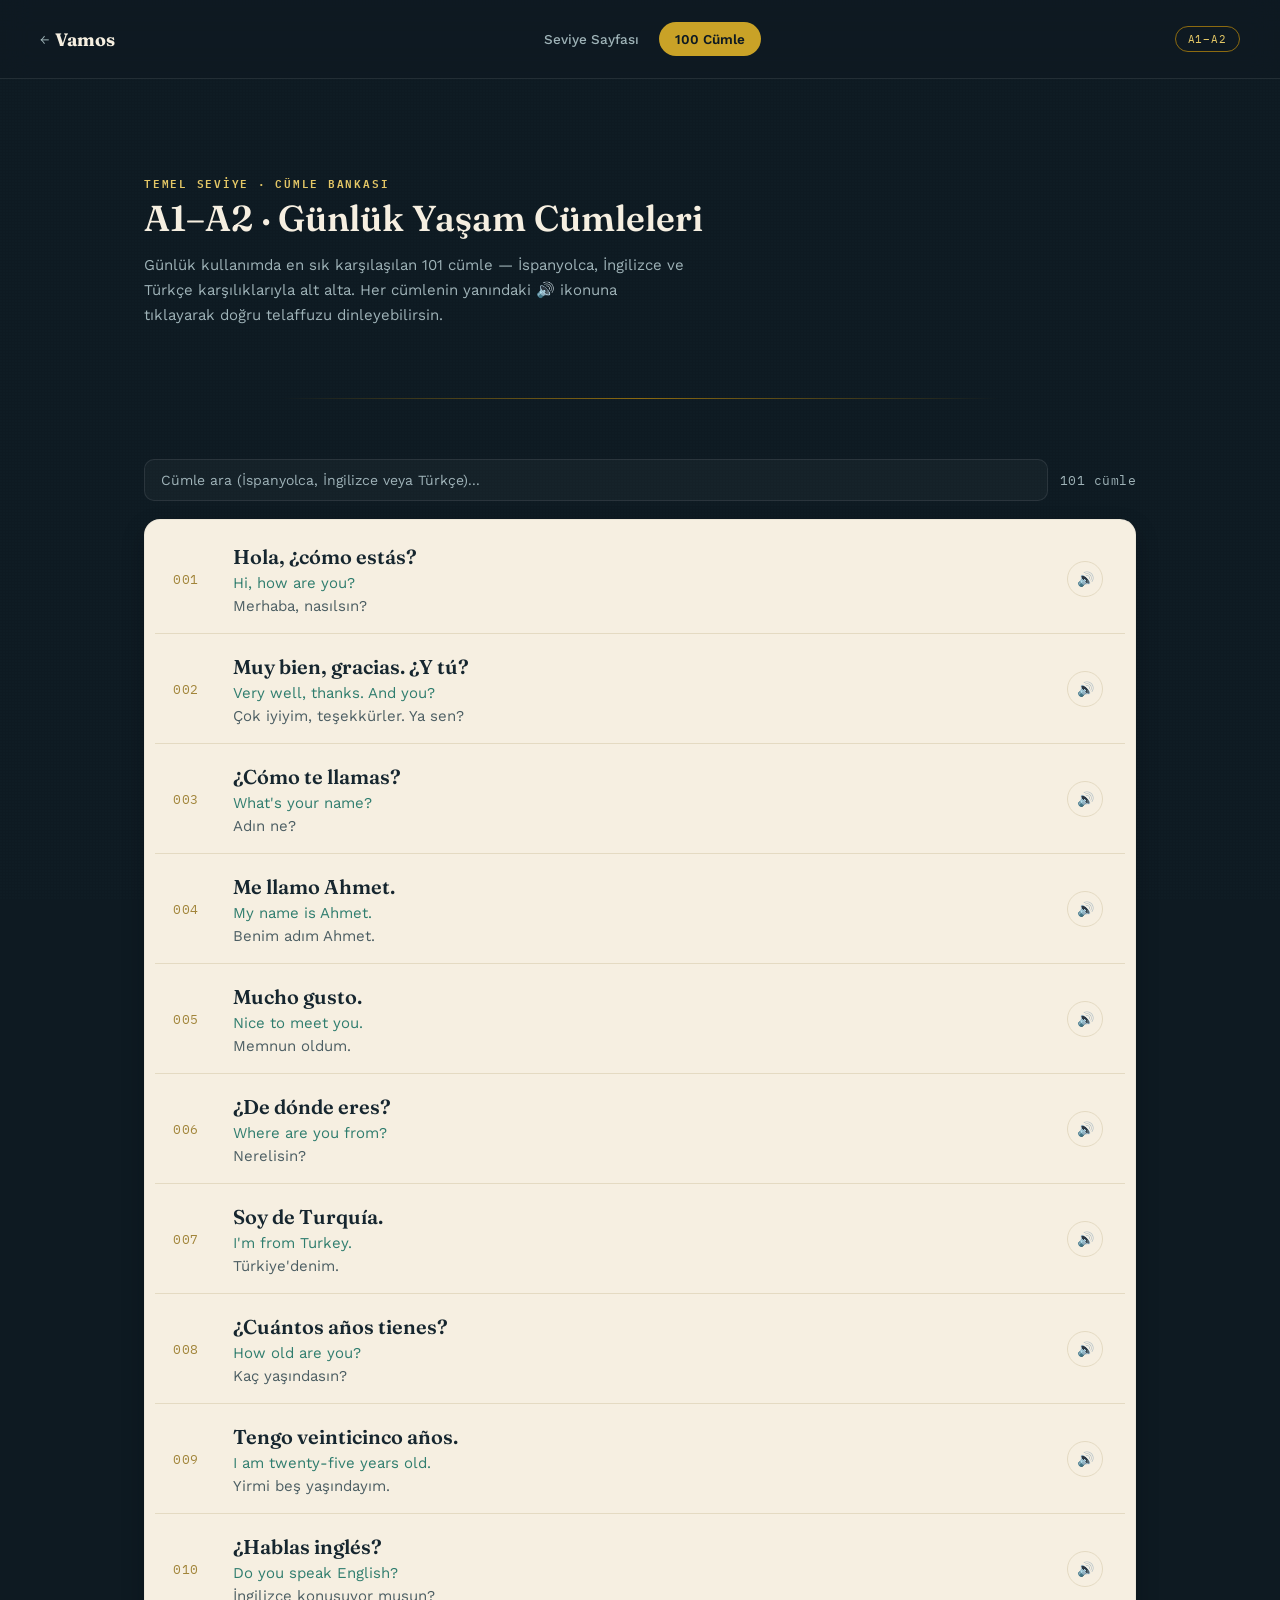
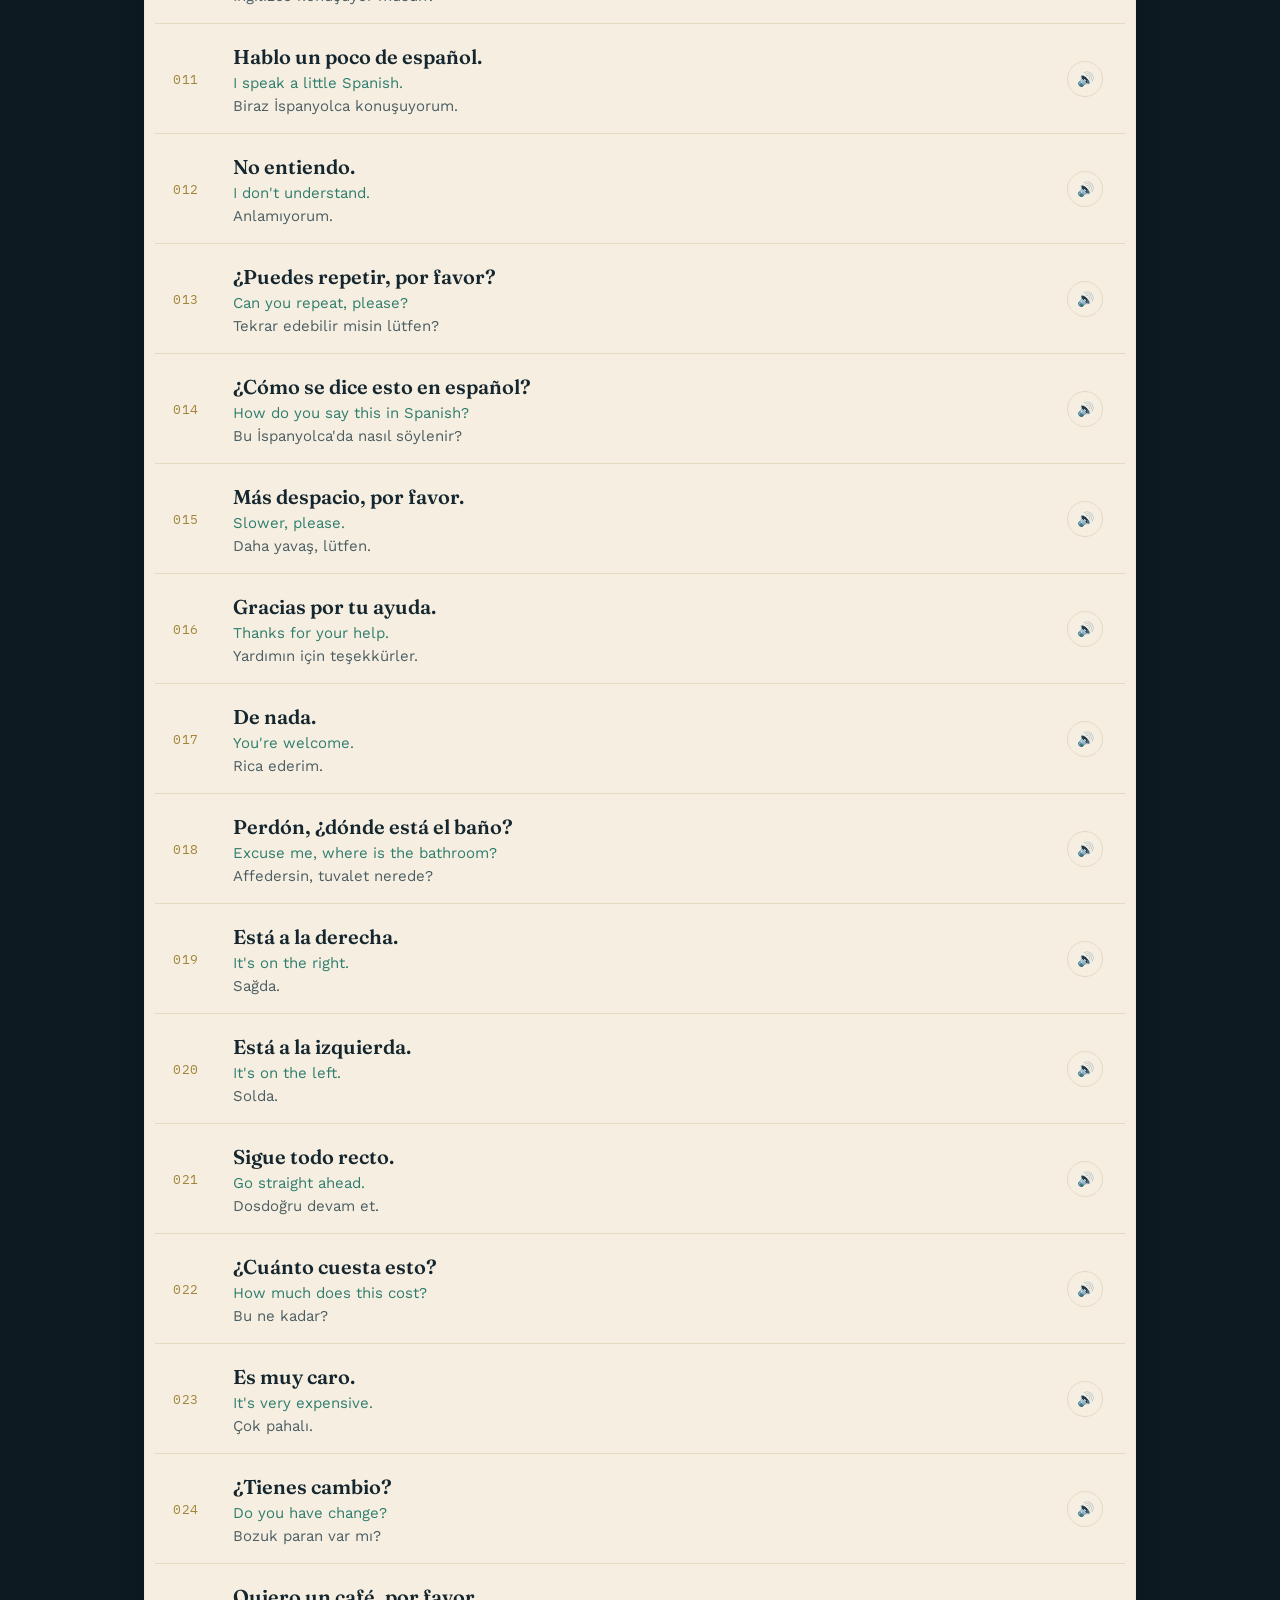
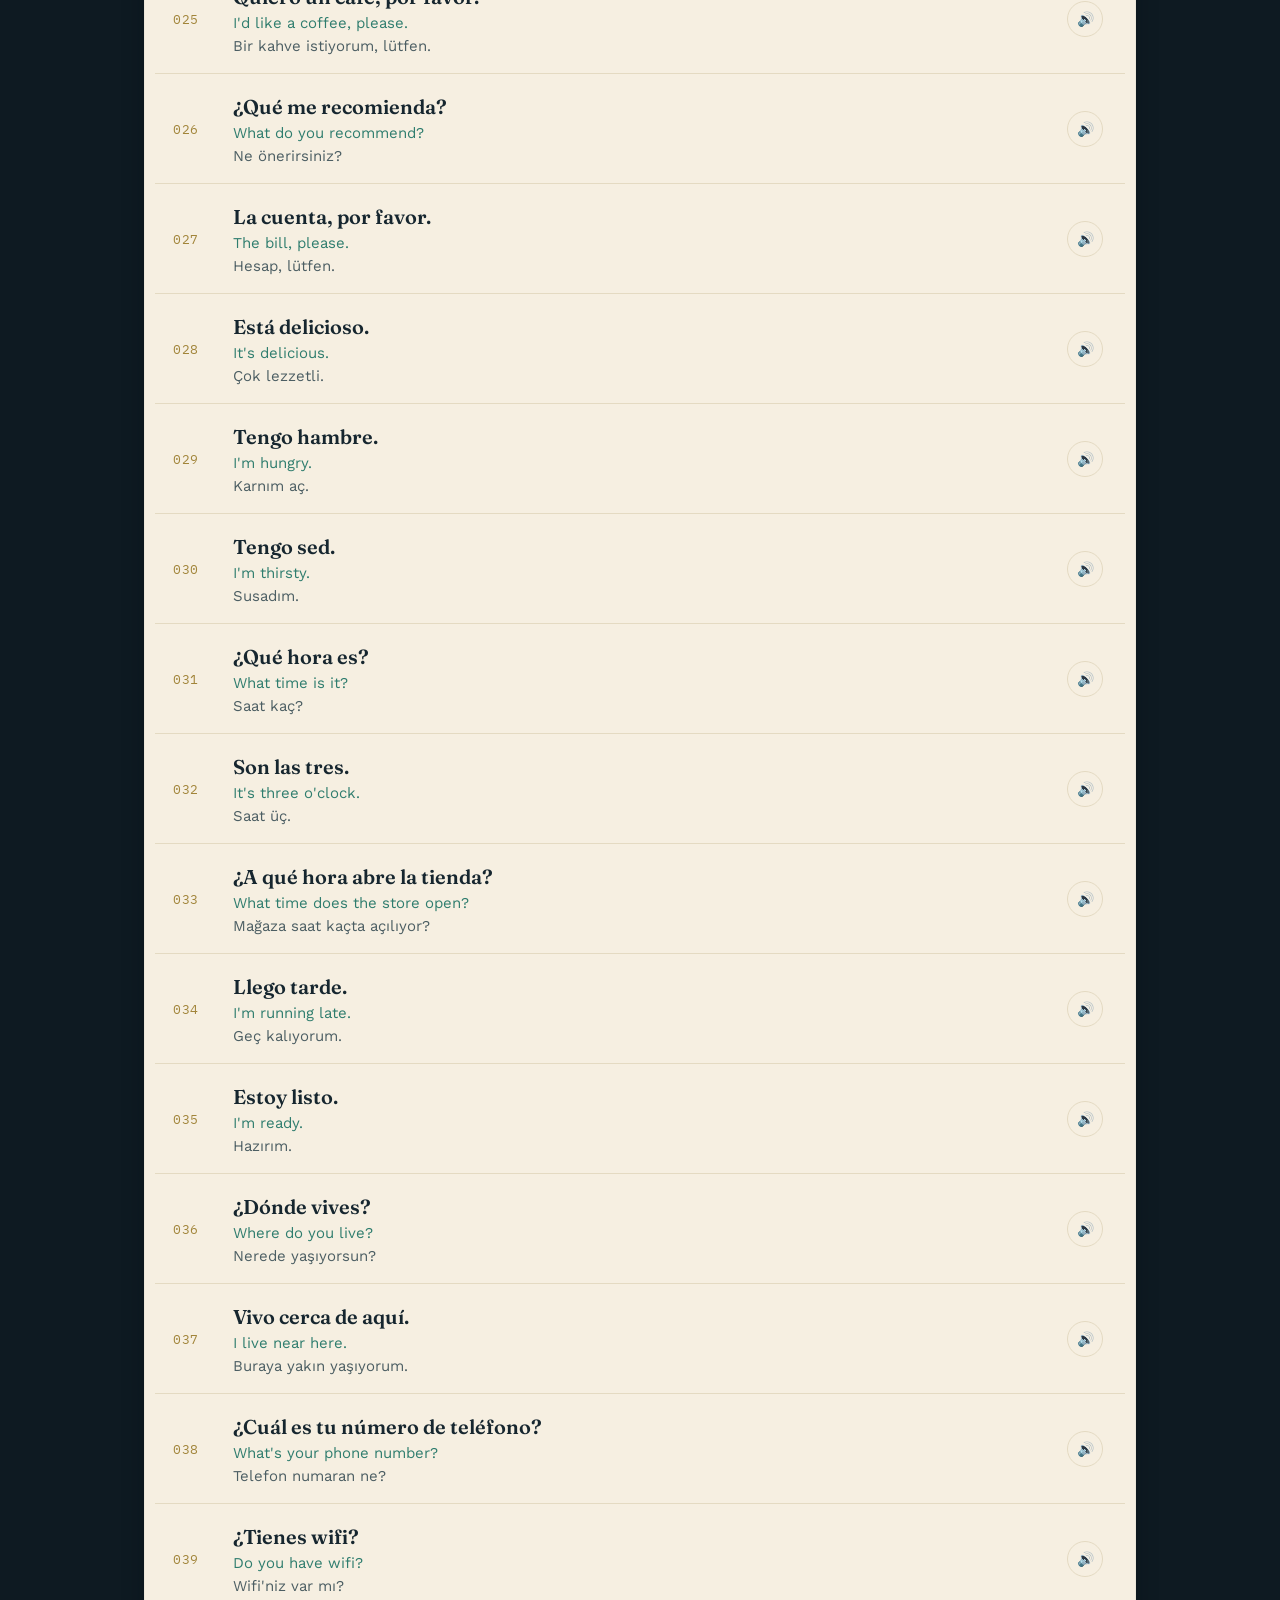
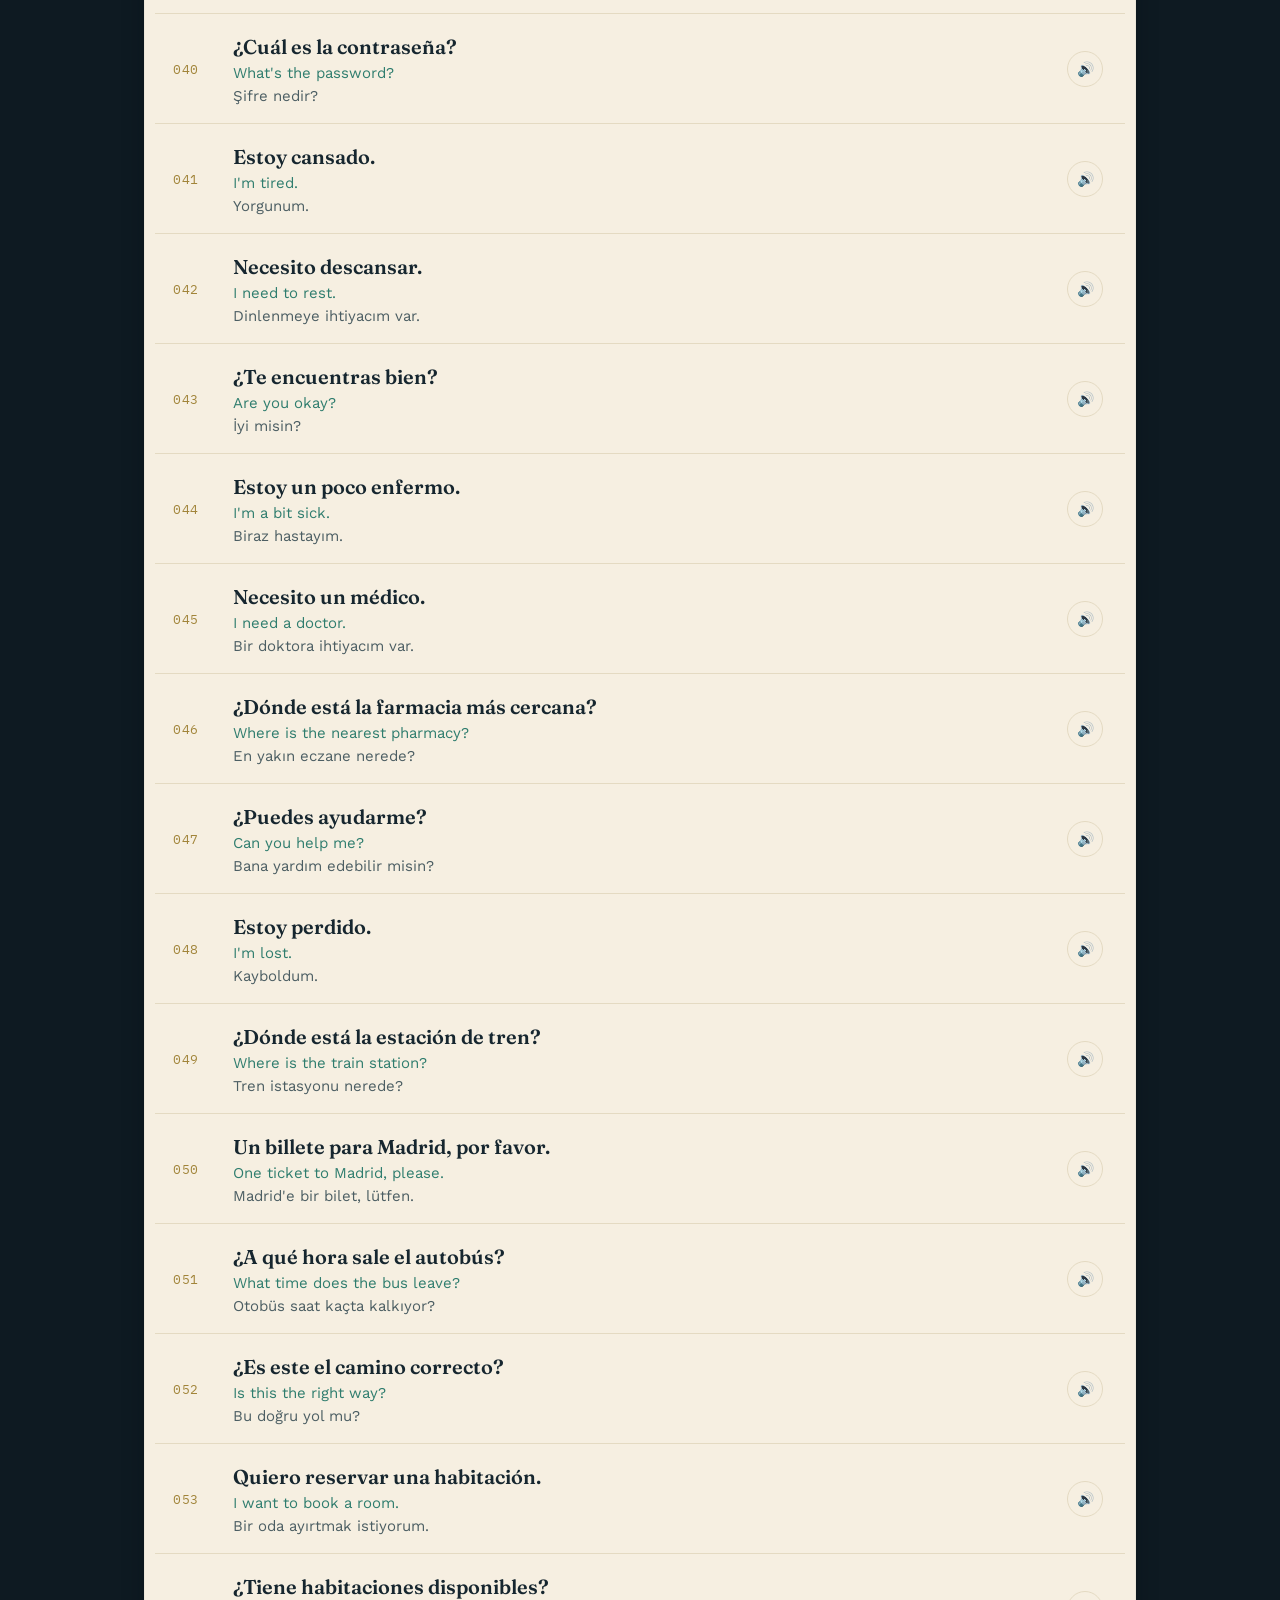
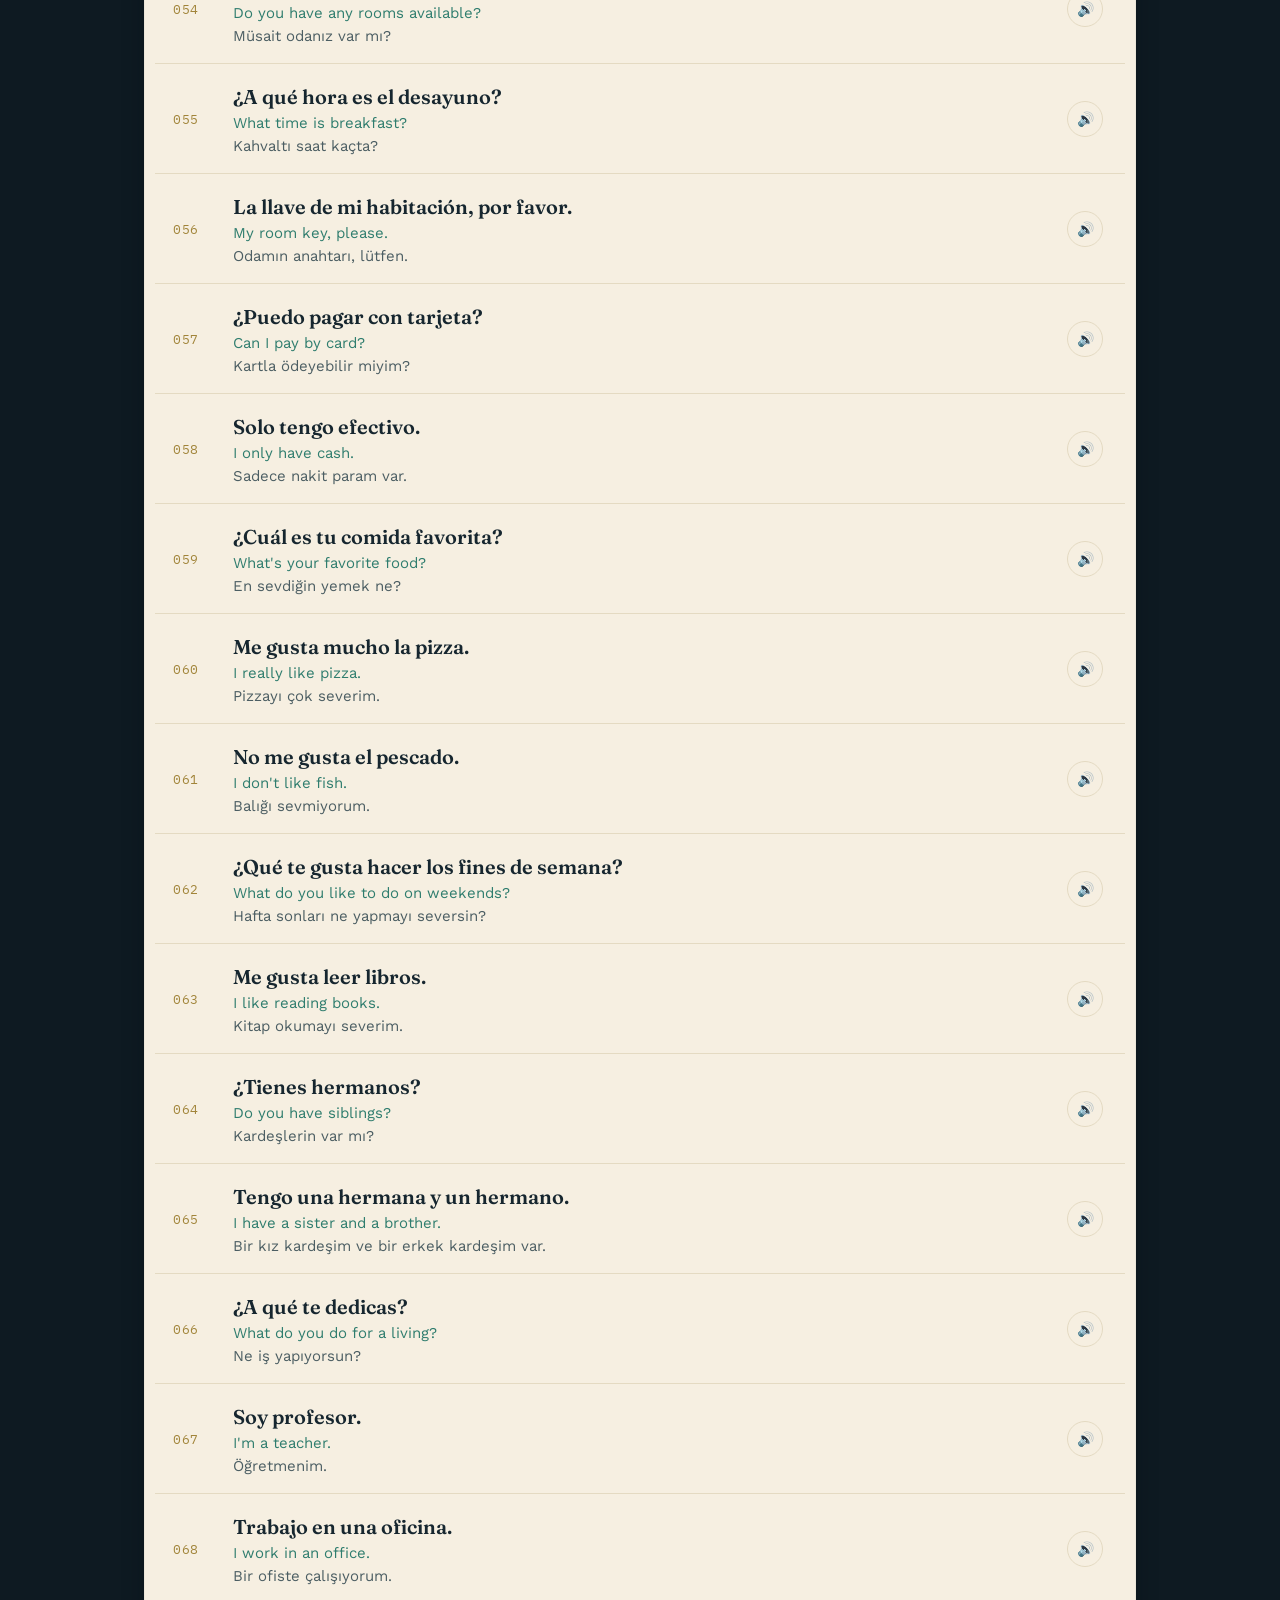
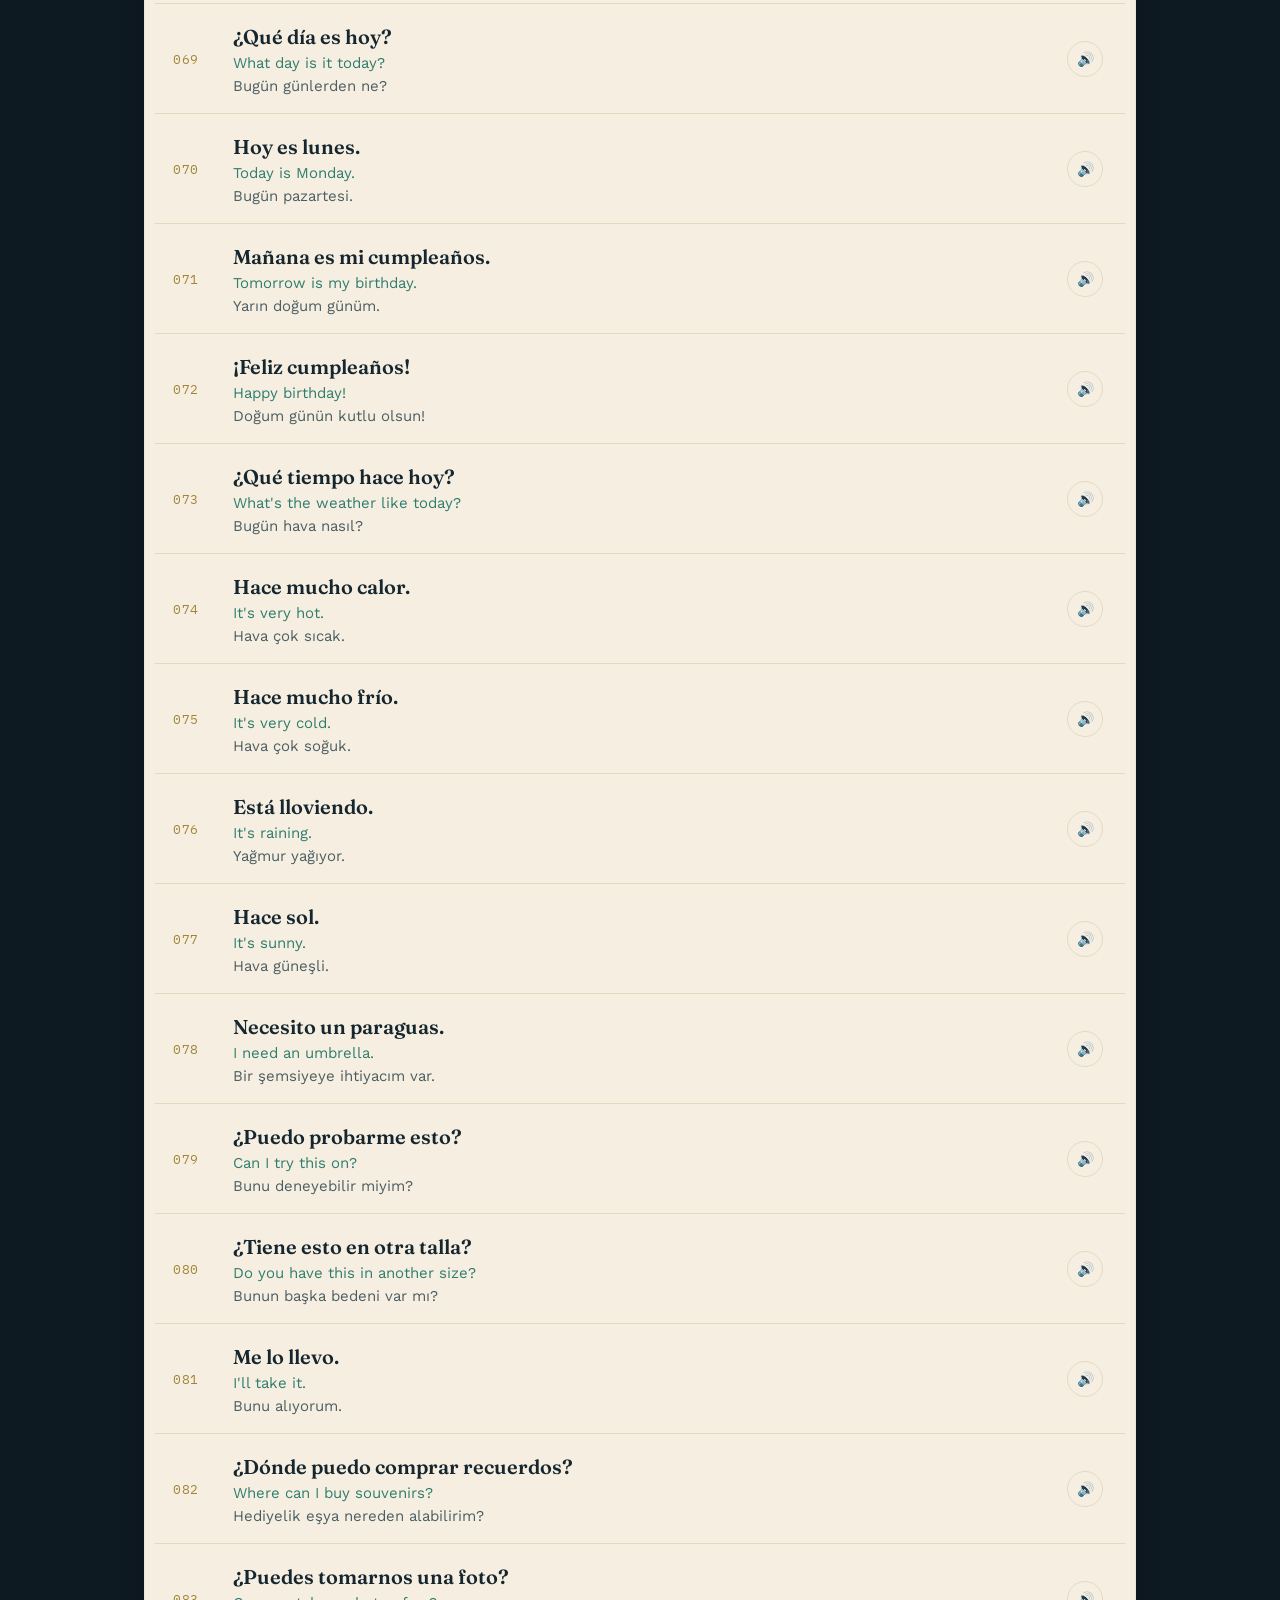
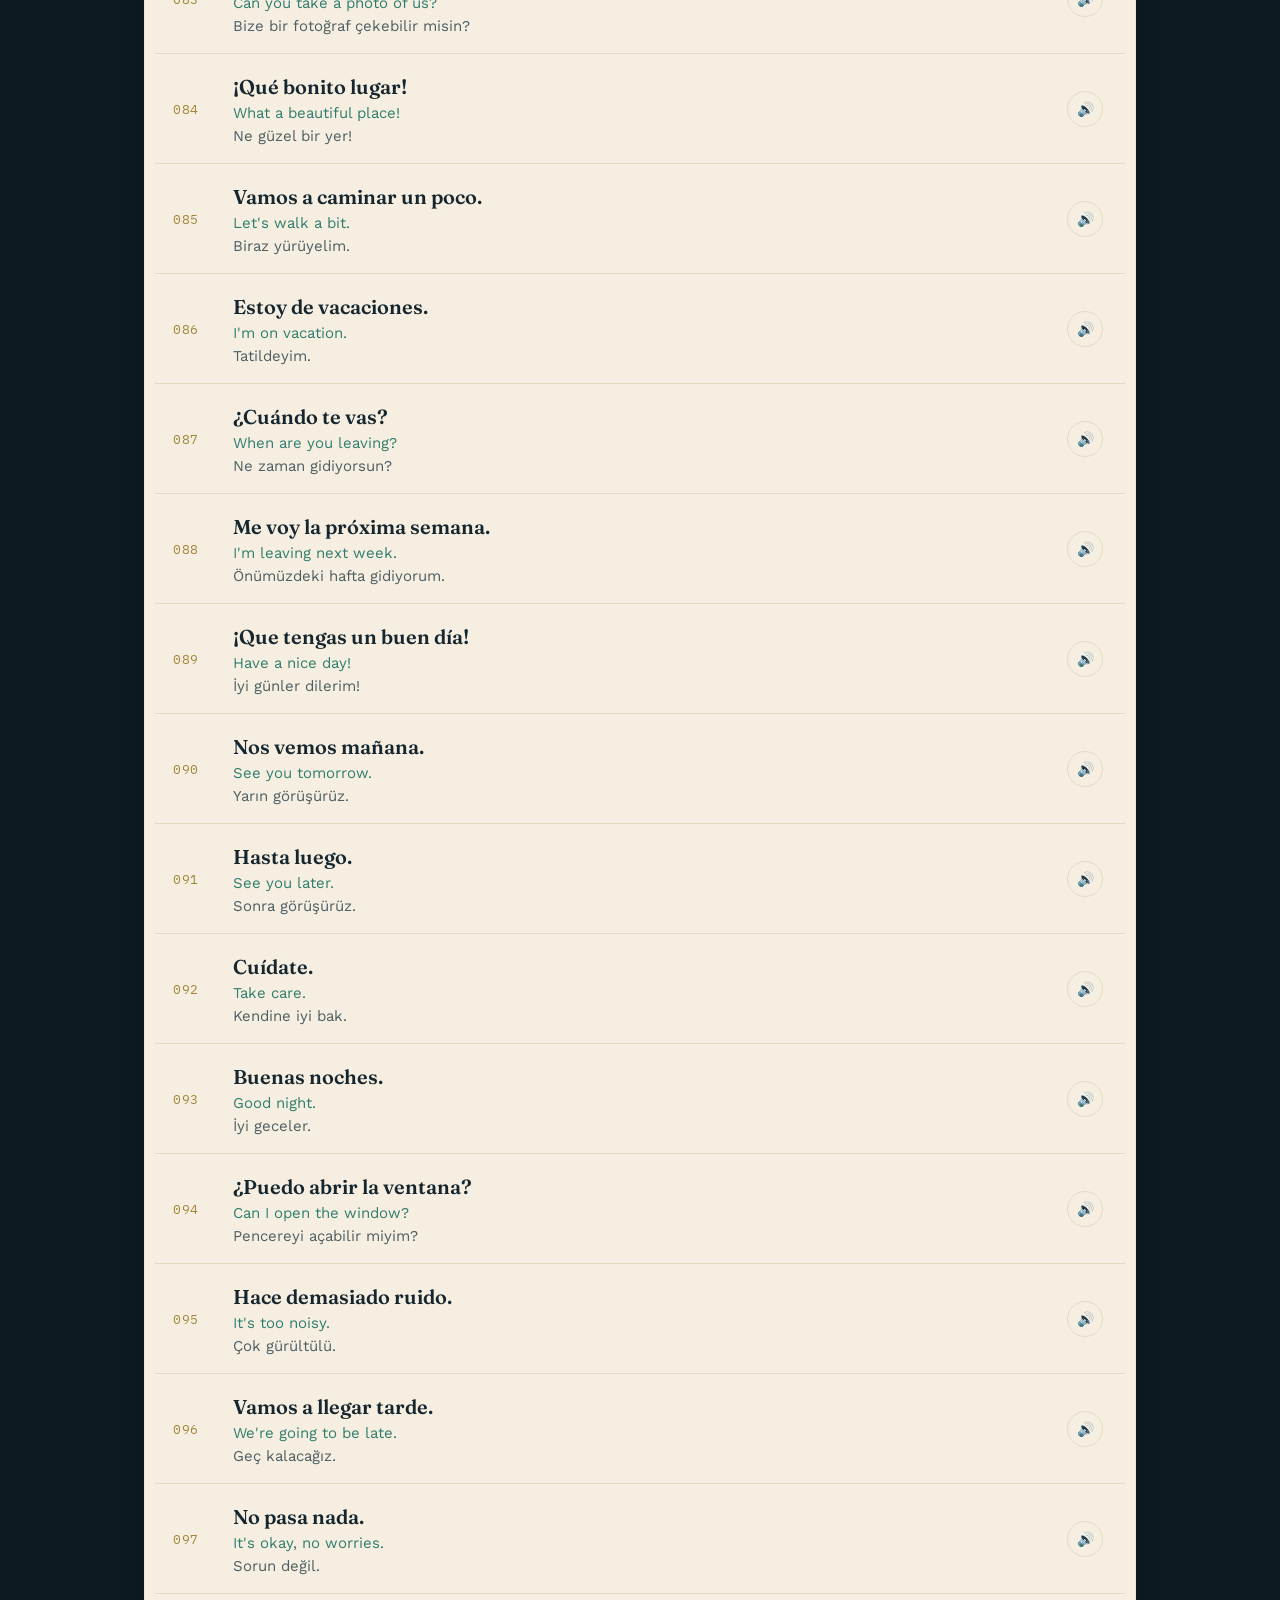
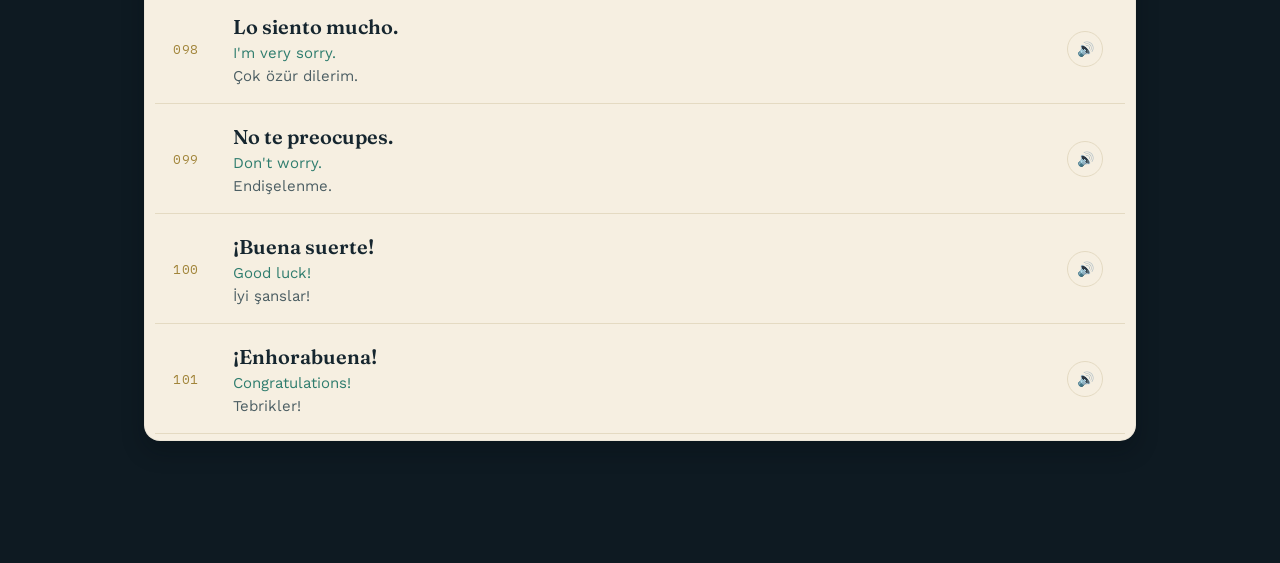
<file: cumleler-a1a2.html>
<!DOCTYPE html>
<html lang="tr">
<head>
<meta charset="UTF-8">
<meta name="viewport" content="width=device-width, initial-scale=1.0">
<title>Vamos — A1–A2 · 100 Cümle</title>
<link rel="preconnect" href="https://fonts.googleapis.com">
<link href="https://fonts.googleapis.com/css2?family=Fraunces:opsz,wght@9..144,400;9..144,600;9..144,700&family=Work+Sans:wght@400;500;600&family=IBM+Plex+Mono:wght@500&display=swap" rel="stylesheet">
<link rel="stylesheet" href="assets/style.css">
</head>
<body>
<div class="grain-bg"></div>

<nav>
  <div class="brand">
    <a href="a1-a2.html" class="back-link">← <span class="mark" style="font-size:18px;">Vamos</span></a>
  </div>
  <button class="hamburger" id="hamburger" aria-label="Menü">☰</button>
  <div class="tabs" id="tabs">
    <a class="tab-btn" href="a1-a2.html">Seviye Sayfası</a>
    <a class="tab-btn active" href="cumleler-a1a2.html">100 Cümle</a>
  </div>
  <div class="nav-right">
    <span class="level-pill">A1–A2</span>
  </div>
</nav>

<main>
  <section class="active">
    <div style="padding:50px 0 10px;">
      <div class="eyebrow-light">Temel Seviye · Cümle Bankası</div>
      <h1 class="display" style="font-size:36px; font-weight:600; max-width:26ch; line-height:1.15;">A1–A2 · Günlük Yaşam Cümleleri</h1>
      <p style="color:var(--mist); max-width:60ch; margin-top:14px; font-size:15px; line-height:1.65;">
        Günlük kullanımda en sık karşılaşılan 101 cümle — İspanyolca, İngilizce ve Türkçe karşılıklarıyla alt alta. Her cümlenin yanındaki 🔊 ikonuna tıklayarak doğru telaffuzu dinleyebilirsin.
      </p>
    </div>
    <div class="divider-gold"></div>

    <div class="sent-toolbar">
      <input type="text" id="sentSearch" class="sent-search" placeholder="Cümle ara (İspanyolca, İngilizce veya Türkçe)...">
      <div class="sent-count mono" id="sentCount">—</div>
    </div>

    <div class="panel" style="padding:6px 10px;">
      <div class="sent-list" id="sentList"></div>
    </div>
  </section>
</main>

<script src="assets/sentences-a1a2.js"></script>
<script src="assets/sentences.js"></script>
<script>initSentencesPage();</script>
</body>
</html>
</file>
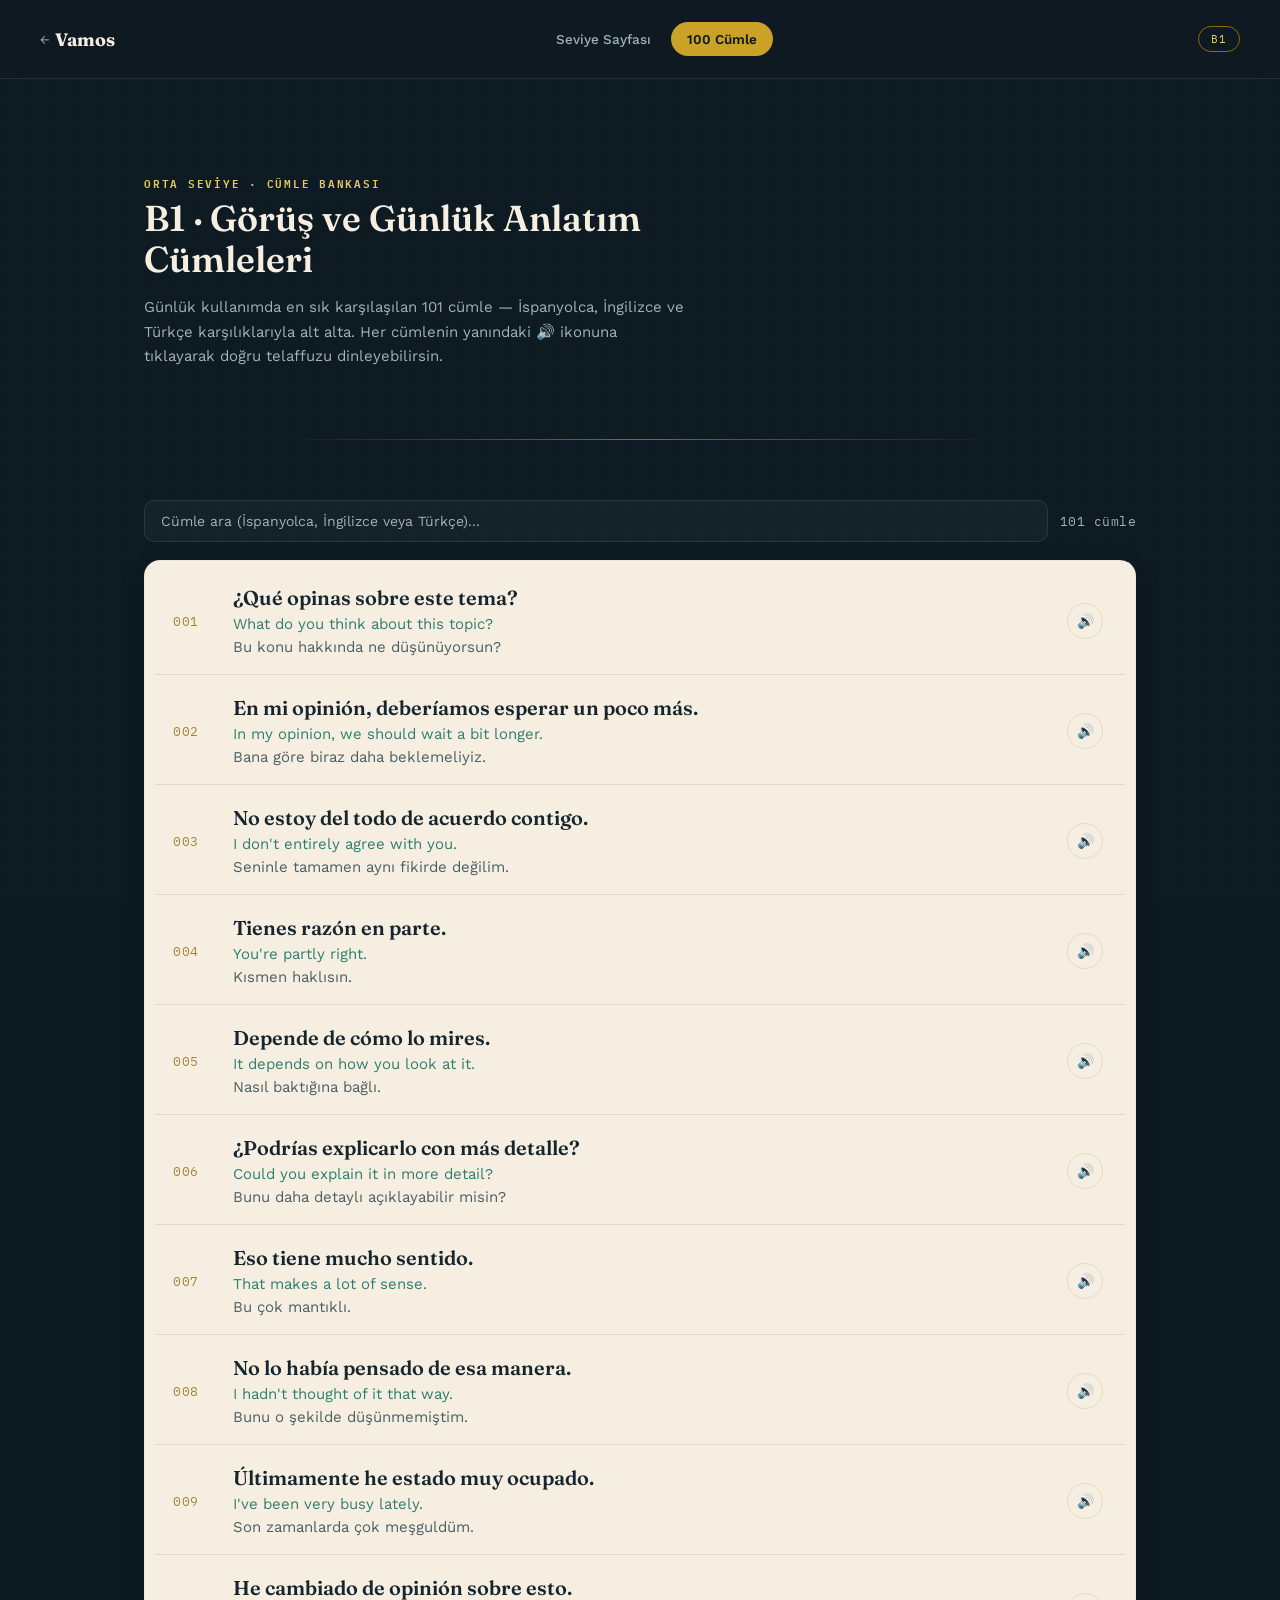
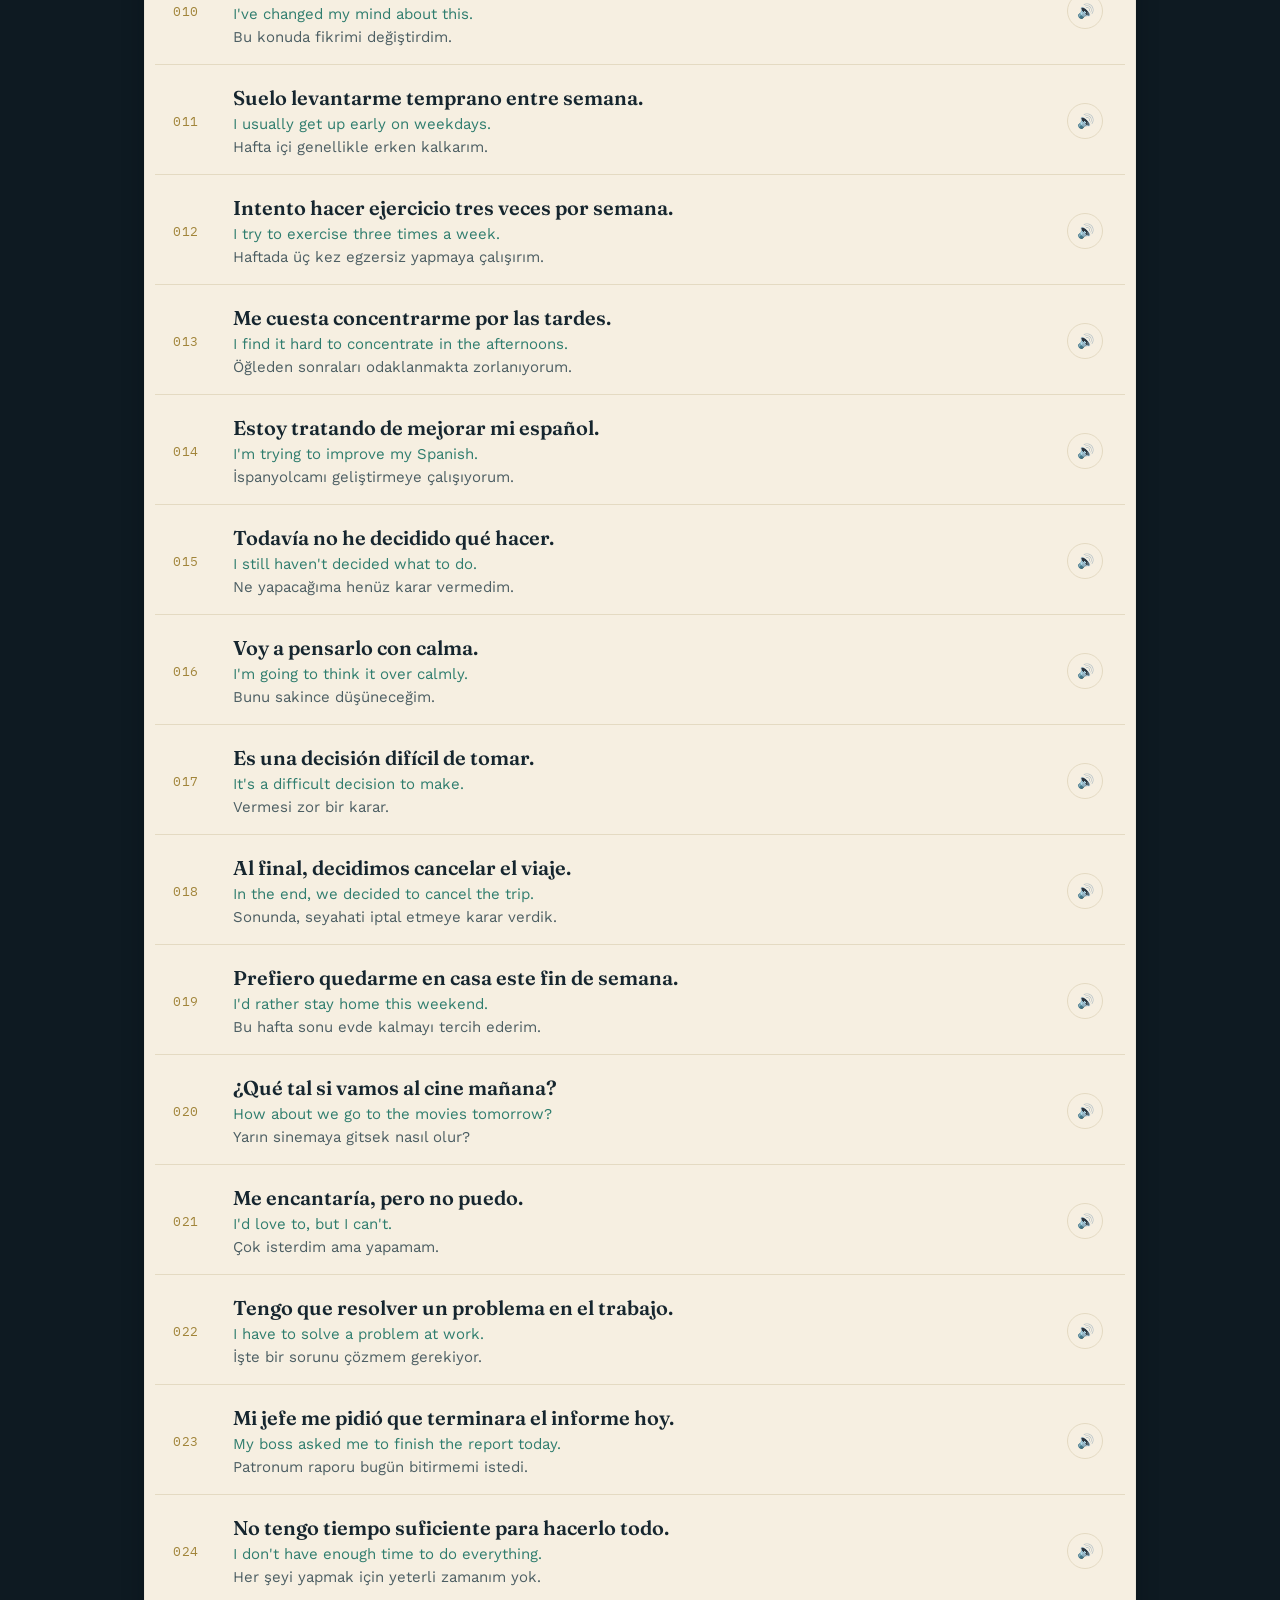
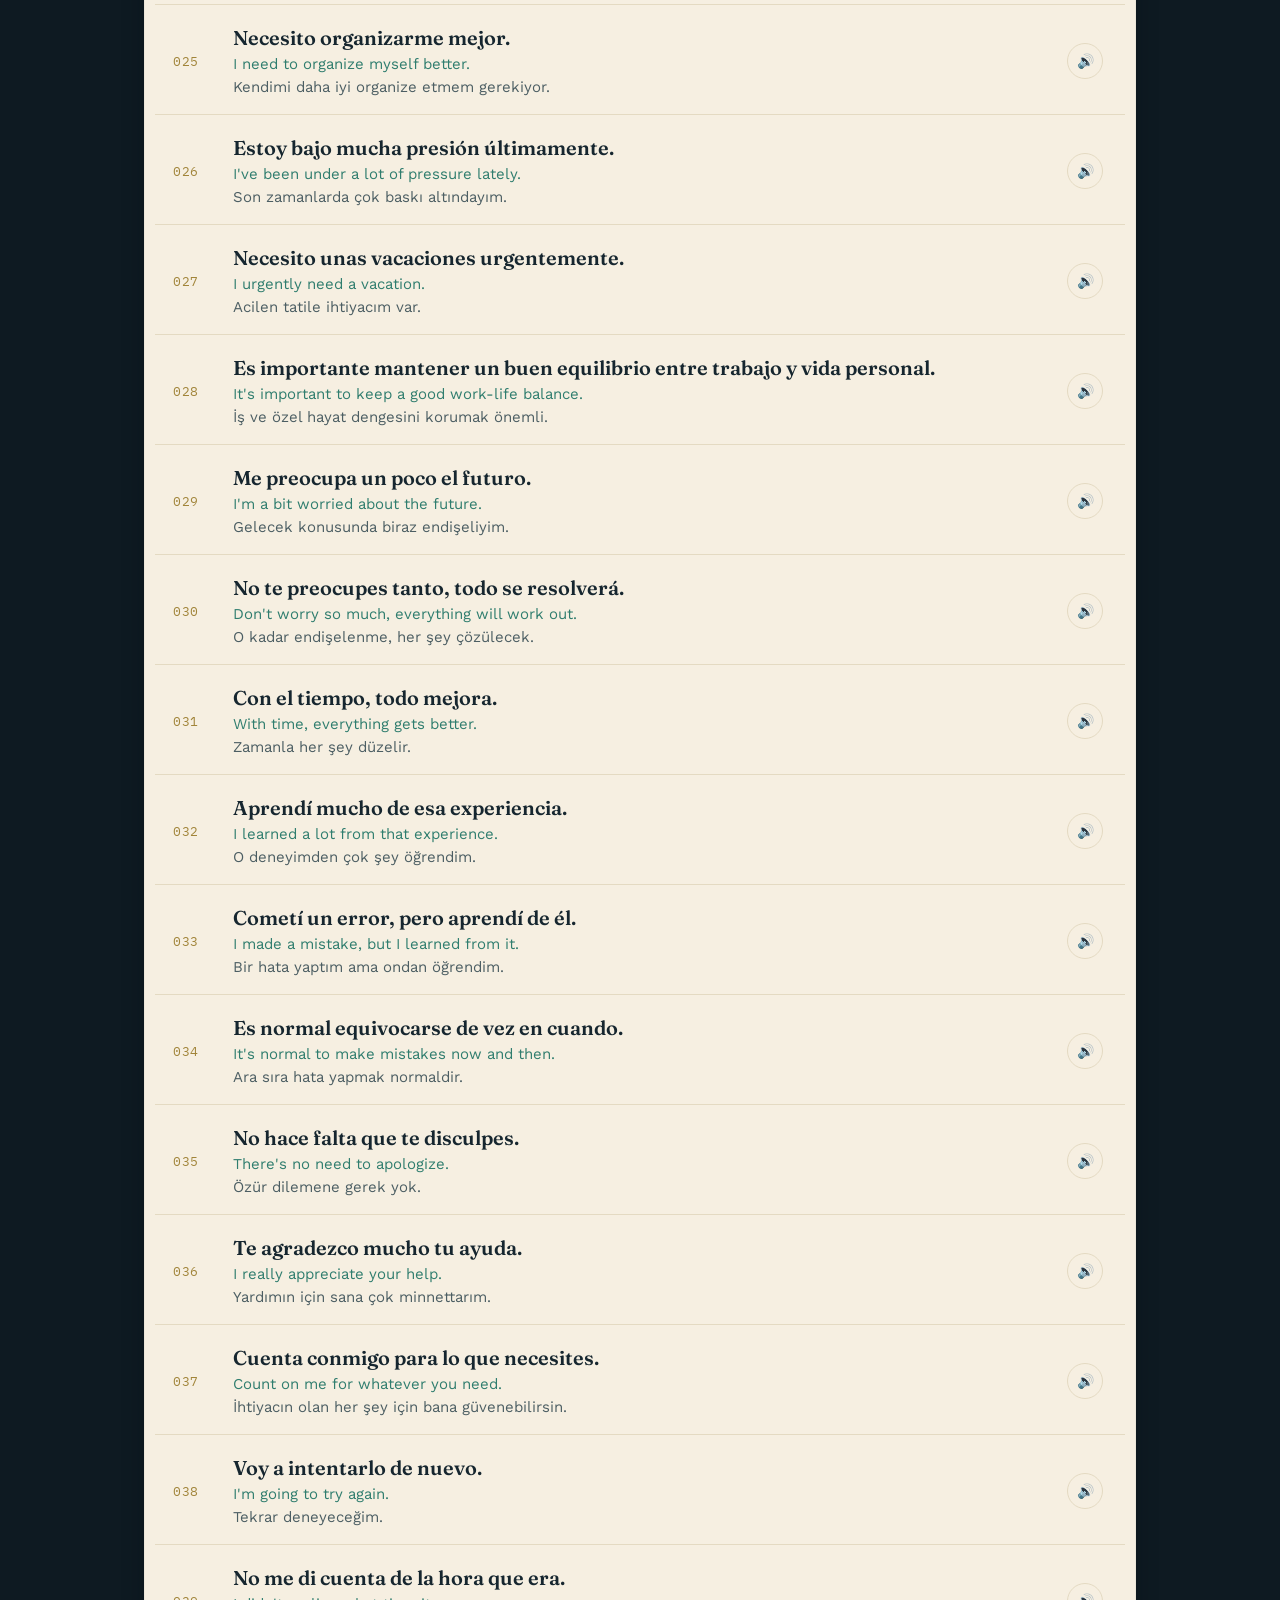
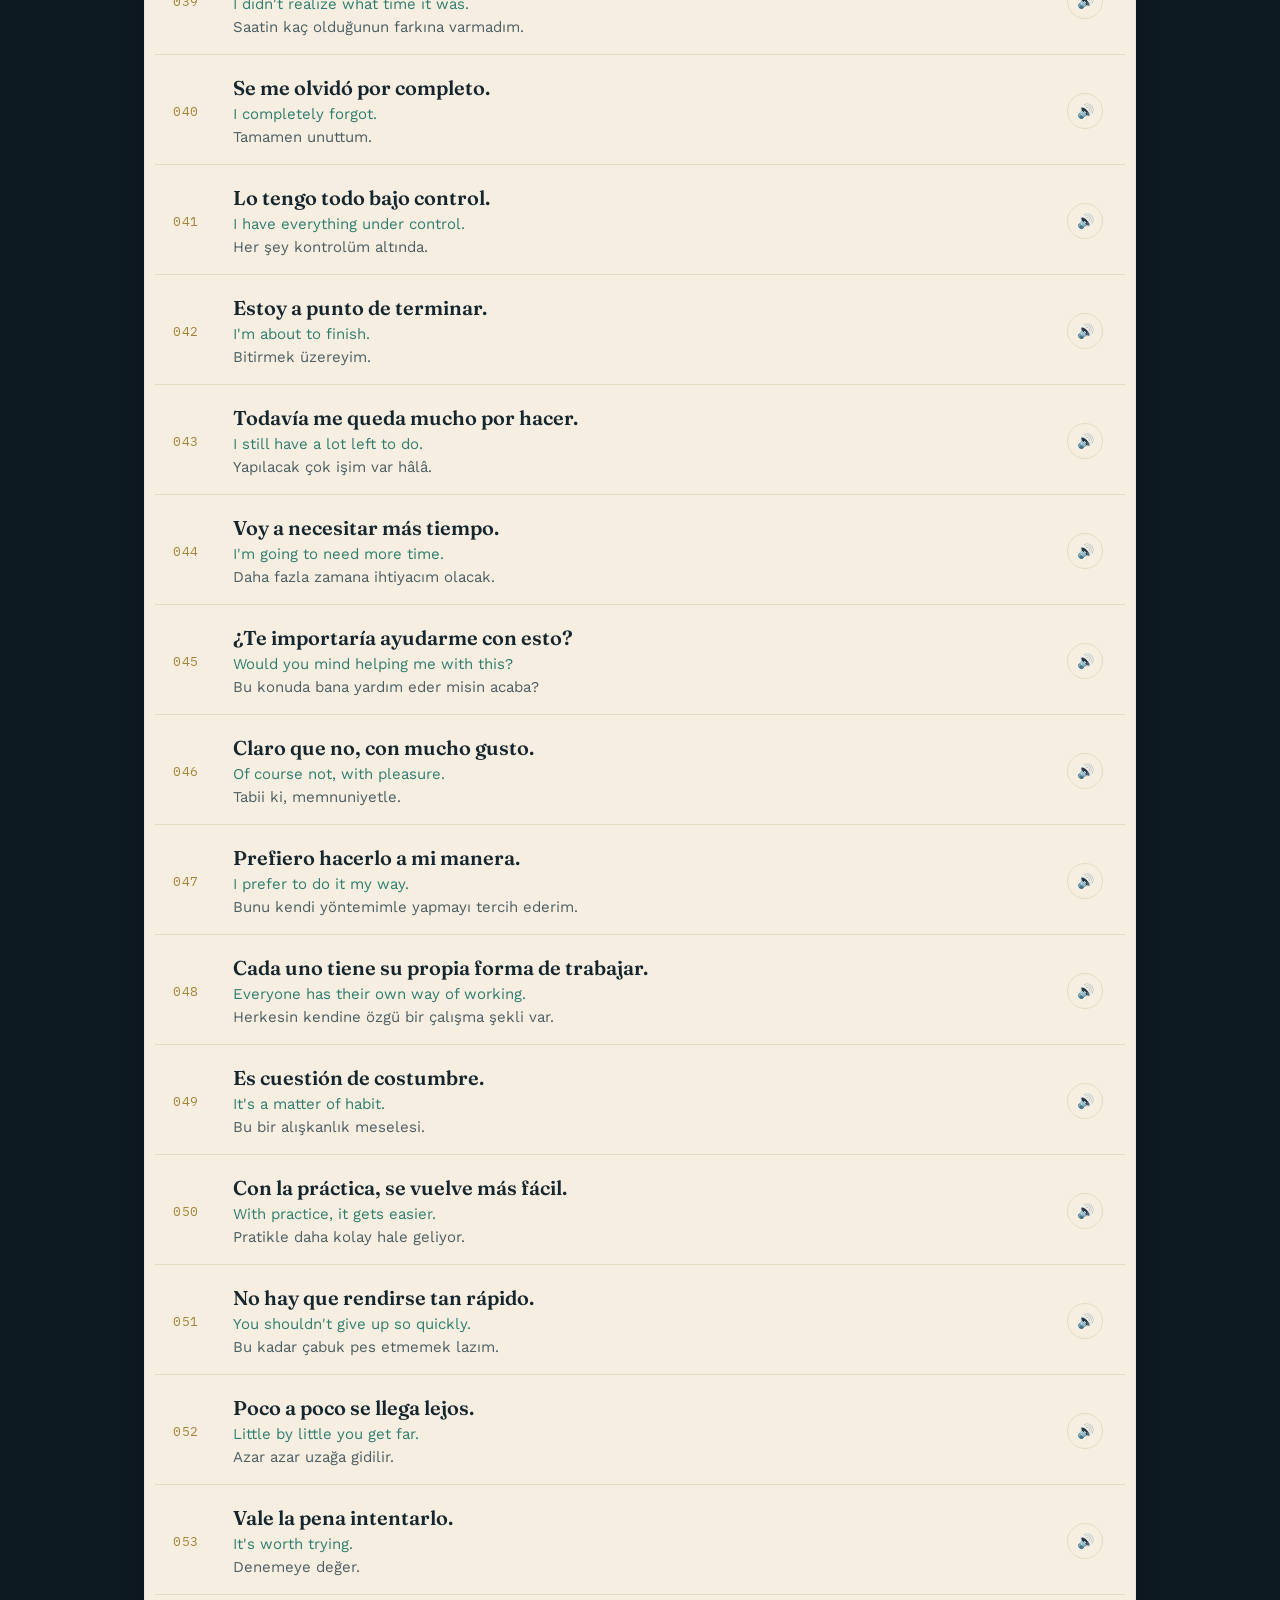
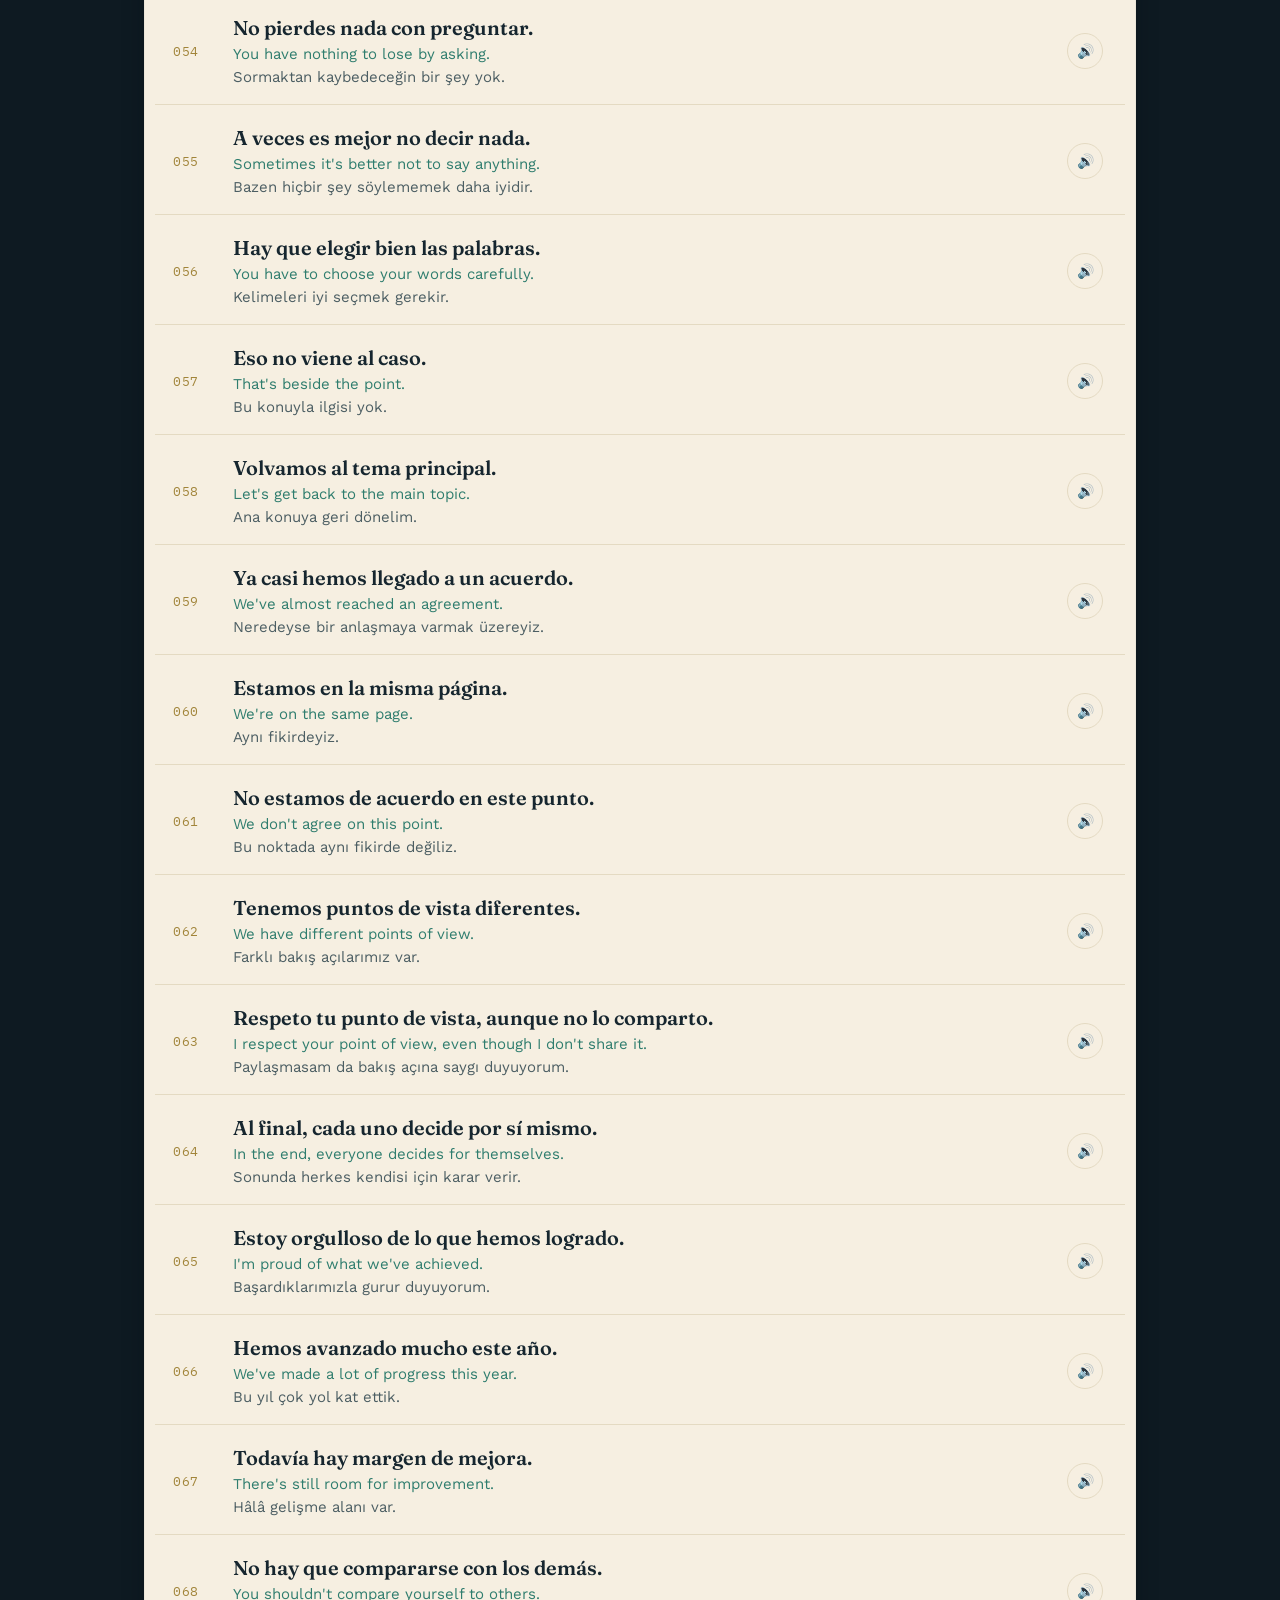
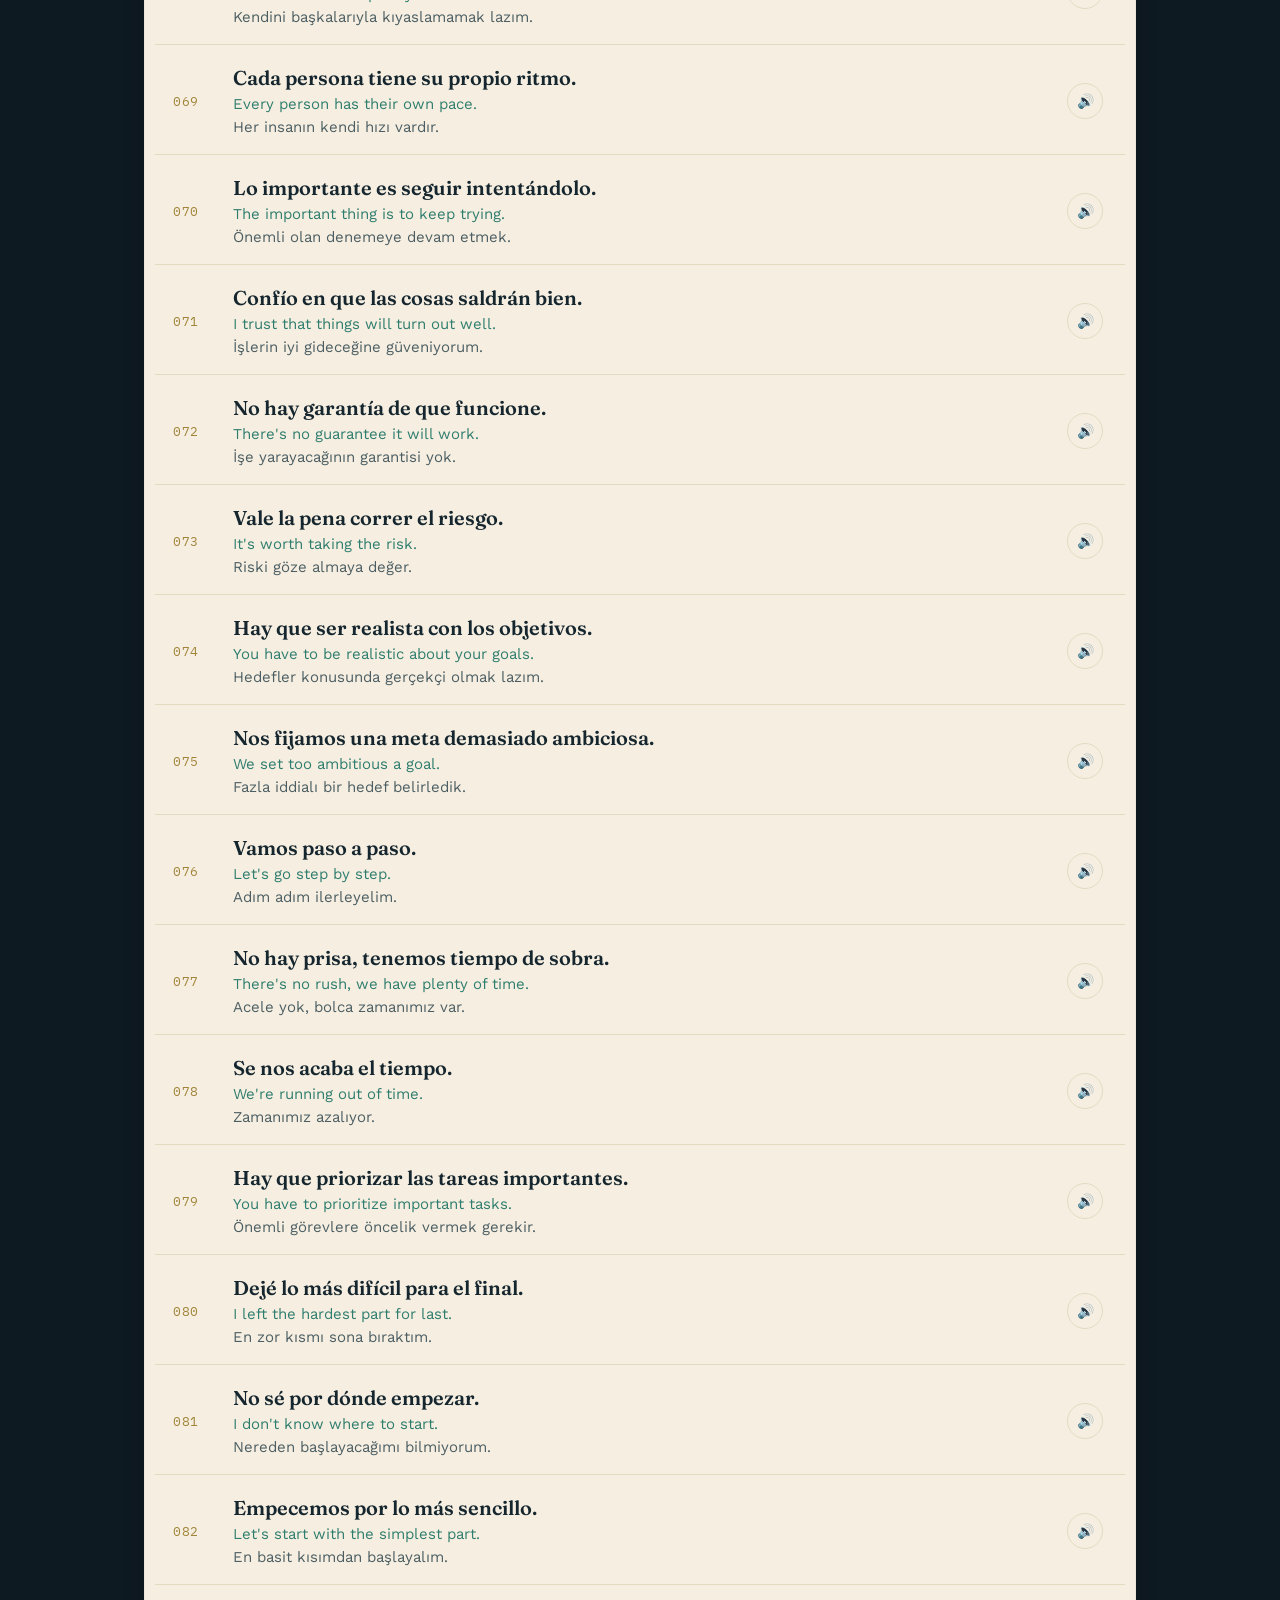
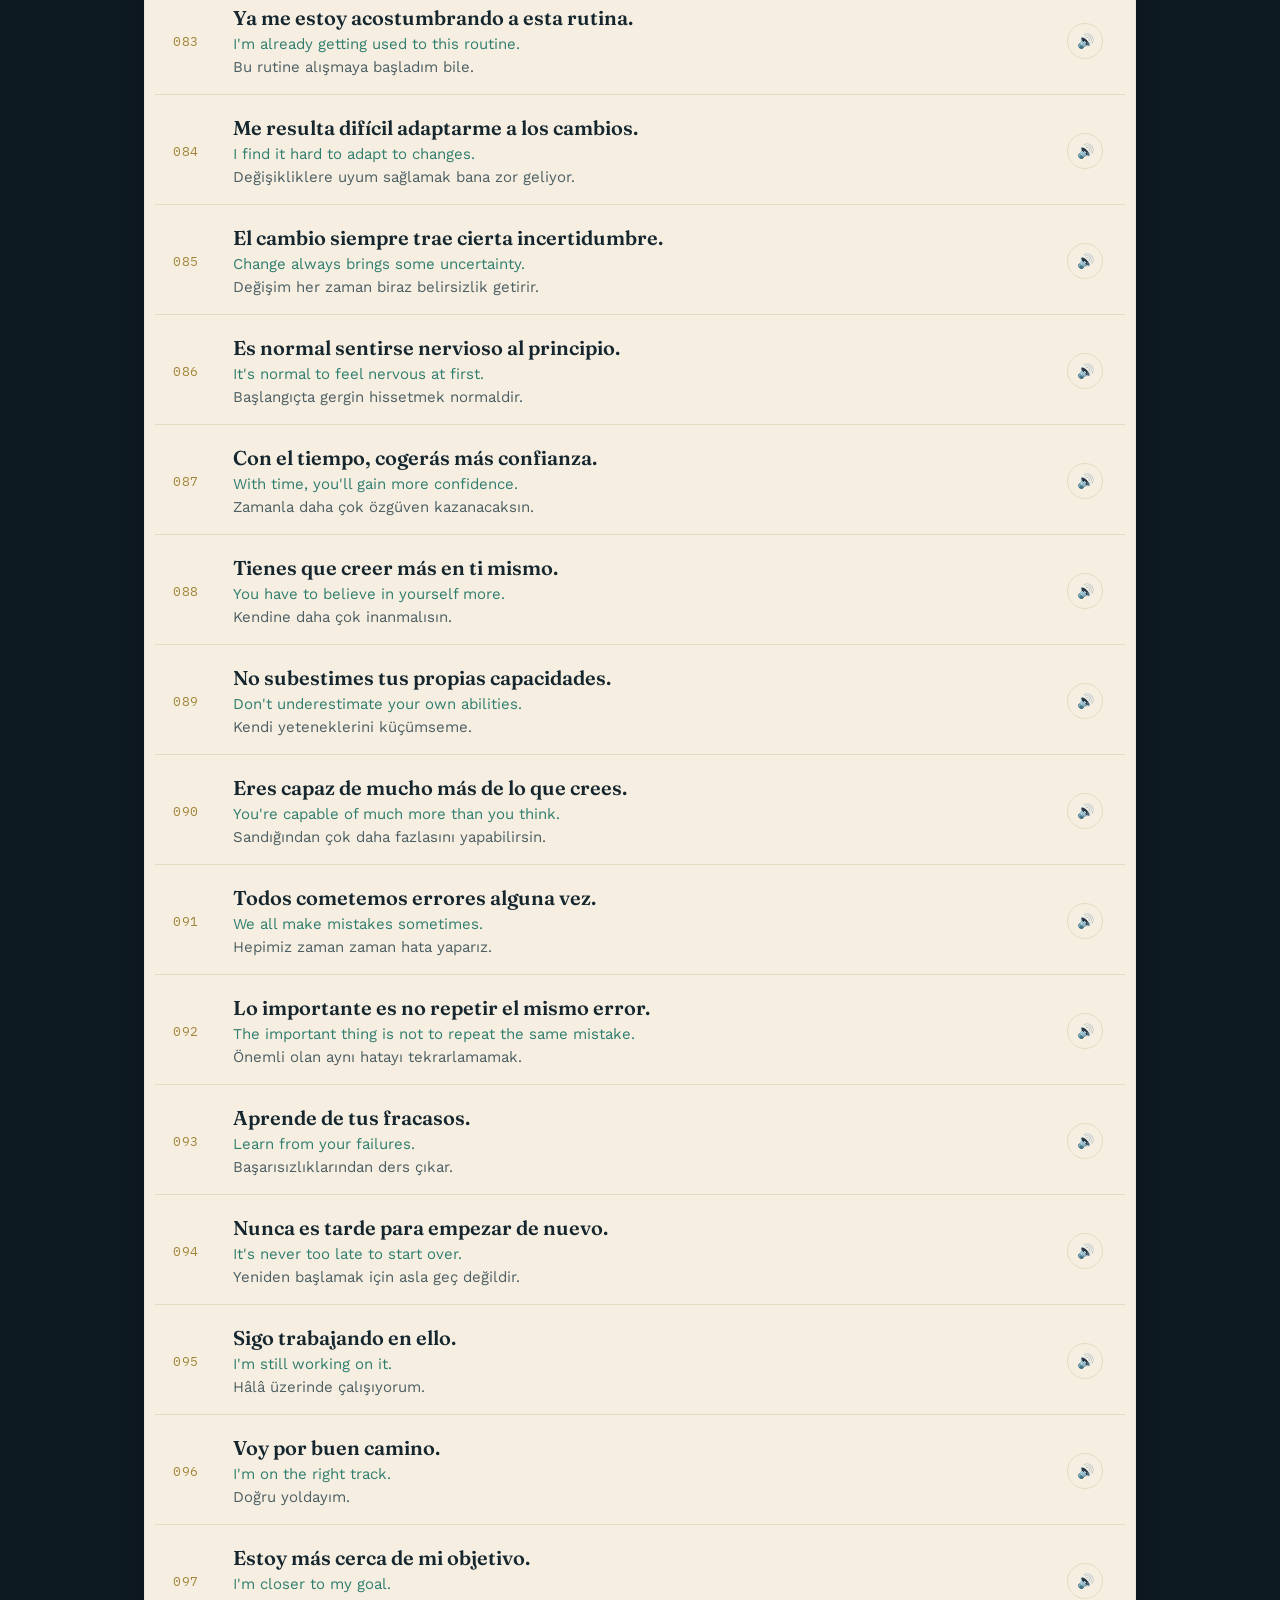
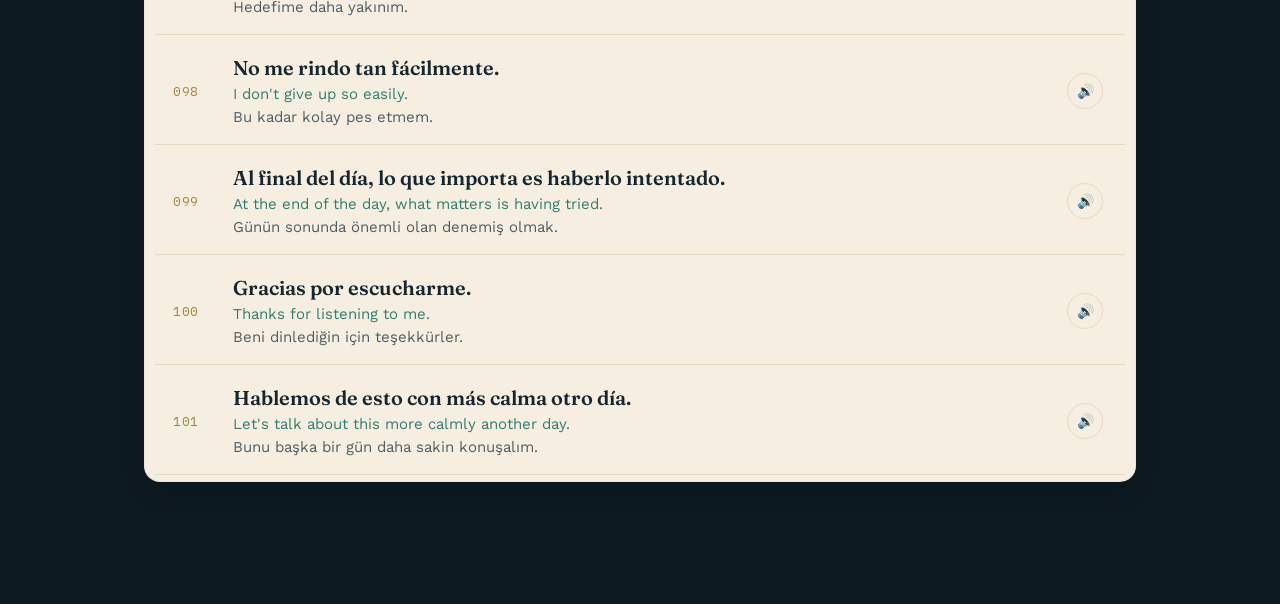
<file: cumleler-b1.html>
<!DOCTYPE html>
<html lang="tr">
<head>
<meta charset="UTF-8">
<meta name="viewport" content="width=device-width, initial-scale=1.0">
<title>Vamos — B1 · 100 Cümle</title>
<link rel="preconnect" href="https://fonts.googleapis.com">
<link href="https://fonts.googleapis.com/css2?family=Fraunces:opsz,wght@9..144,400;9..144,600;9..144,700&family=Work+Sans:wght@400;500;600&family=IBM+Plex+Mono:wght@500&display=swap" rel="stylesheet">
<link rel="stylesheet" href="assets/style.css">
</head>
<body>
<div class="grain-bg"></div>

<nav>
  <div class="brand">
    <a href="b1.html" class="back-link">← <span class="mark" style="font-size:18px;">Vamos</span></a>
  </div>
  <button class="hamburger" id="hamburger" aria-label="Menü">☰</button>
  <div class="tabs" id="tabs">
    <a class="tab-btn" href="b1.html">Seviye Sayfası</a>
    <a class="tab-btn active" href="cumleler-b1.html">100 Cümle</a>
  </div>
  <div class="nav-right">
    <span class="level-pill">B1</span>
  </div>
</nav>

<main>
  <section class="active">
    <div style="padding:50px 0 10px;">
      <div class="eyebrow-light">Orta Seviye · Cümle Bankası</div>
      <h1 class="display" style="font-size:36px; font-weight:600; max-width:26ch; line-height:1.15;">B1 · Görüş ve Günlük Anlatım Cümleleri</h1>
      <p style="color:var(--mist); max-width:60ch; margin-top:14px; font-size:15px; line-height:1.65;">
        Günlük kullanımda en sık karşılaşılan 101 cümle — İspanyolca, İngilizce ve Türkçe karşılıklarıyla alt alta. Her cümlenin yanındaki 🔊 ikonuna tıklayarak doğru telaffuzu dinleyebilirsin.
      </p>
    </div>
    <div class="divider-gold"></div>

    <div class="sent-toolbar">
      <input type="text" id="sentSearch" class="sent-search" placeholder="Cümle ara (İspanyolca, İngilizce veya Türkçe)...">
      <div class="sent-count mono" id="sentCount">—</div>
    </div>

    <div class="panel" style="padding:6px 10px;">
      <div class="sent-list" id="sentList"></div>
    </div>
  </section>
</main>

<script src="assets/sentences-b1.js"></script>
<script src="assets/sentences.js"></script>
<script>initSentencesPage();</script>
</body>
</html>
</file>
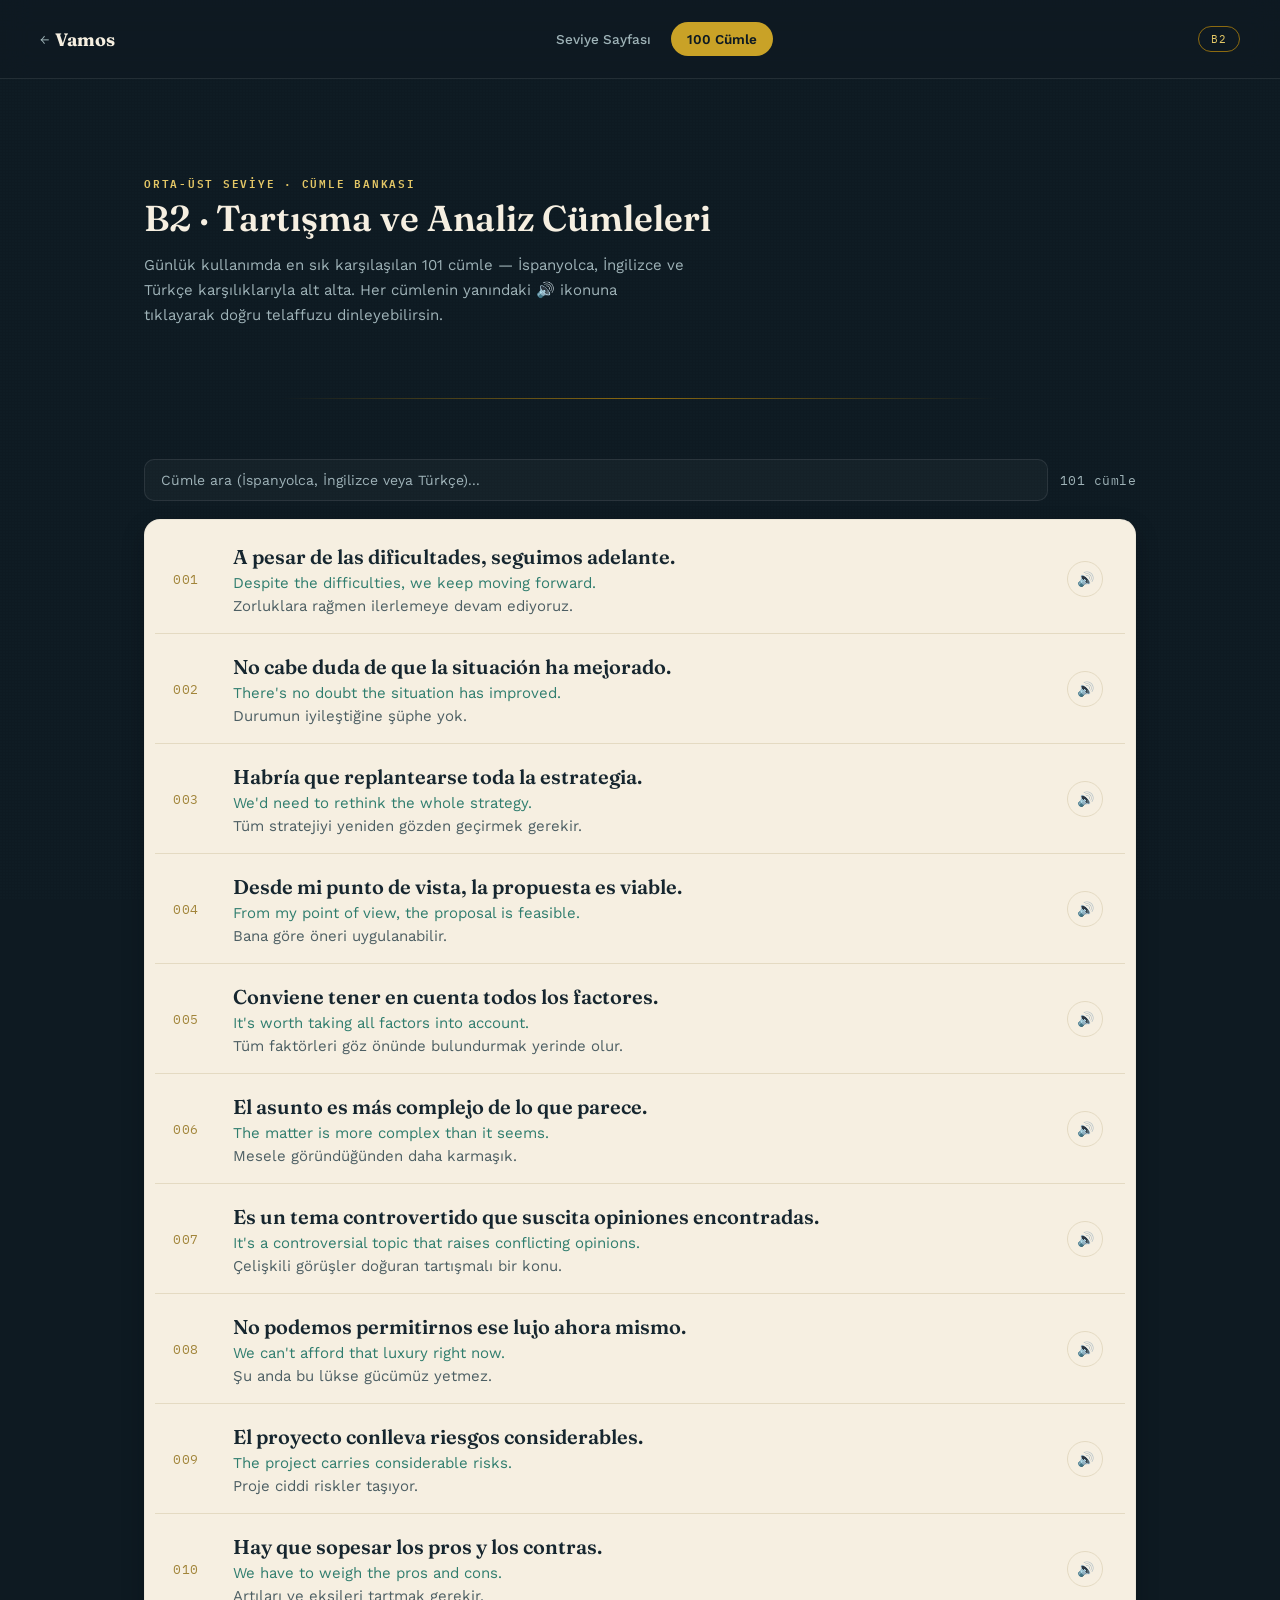
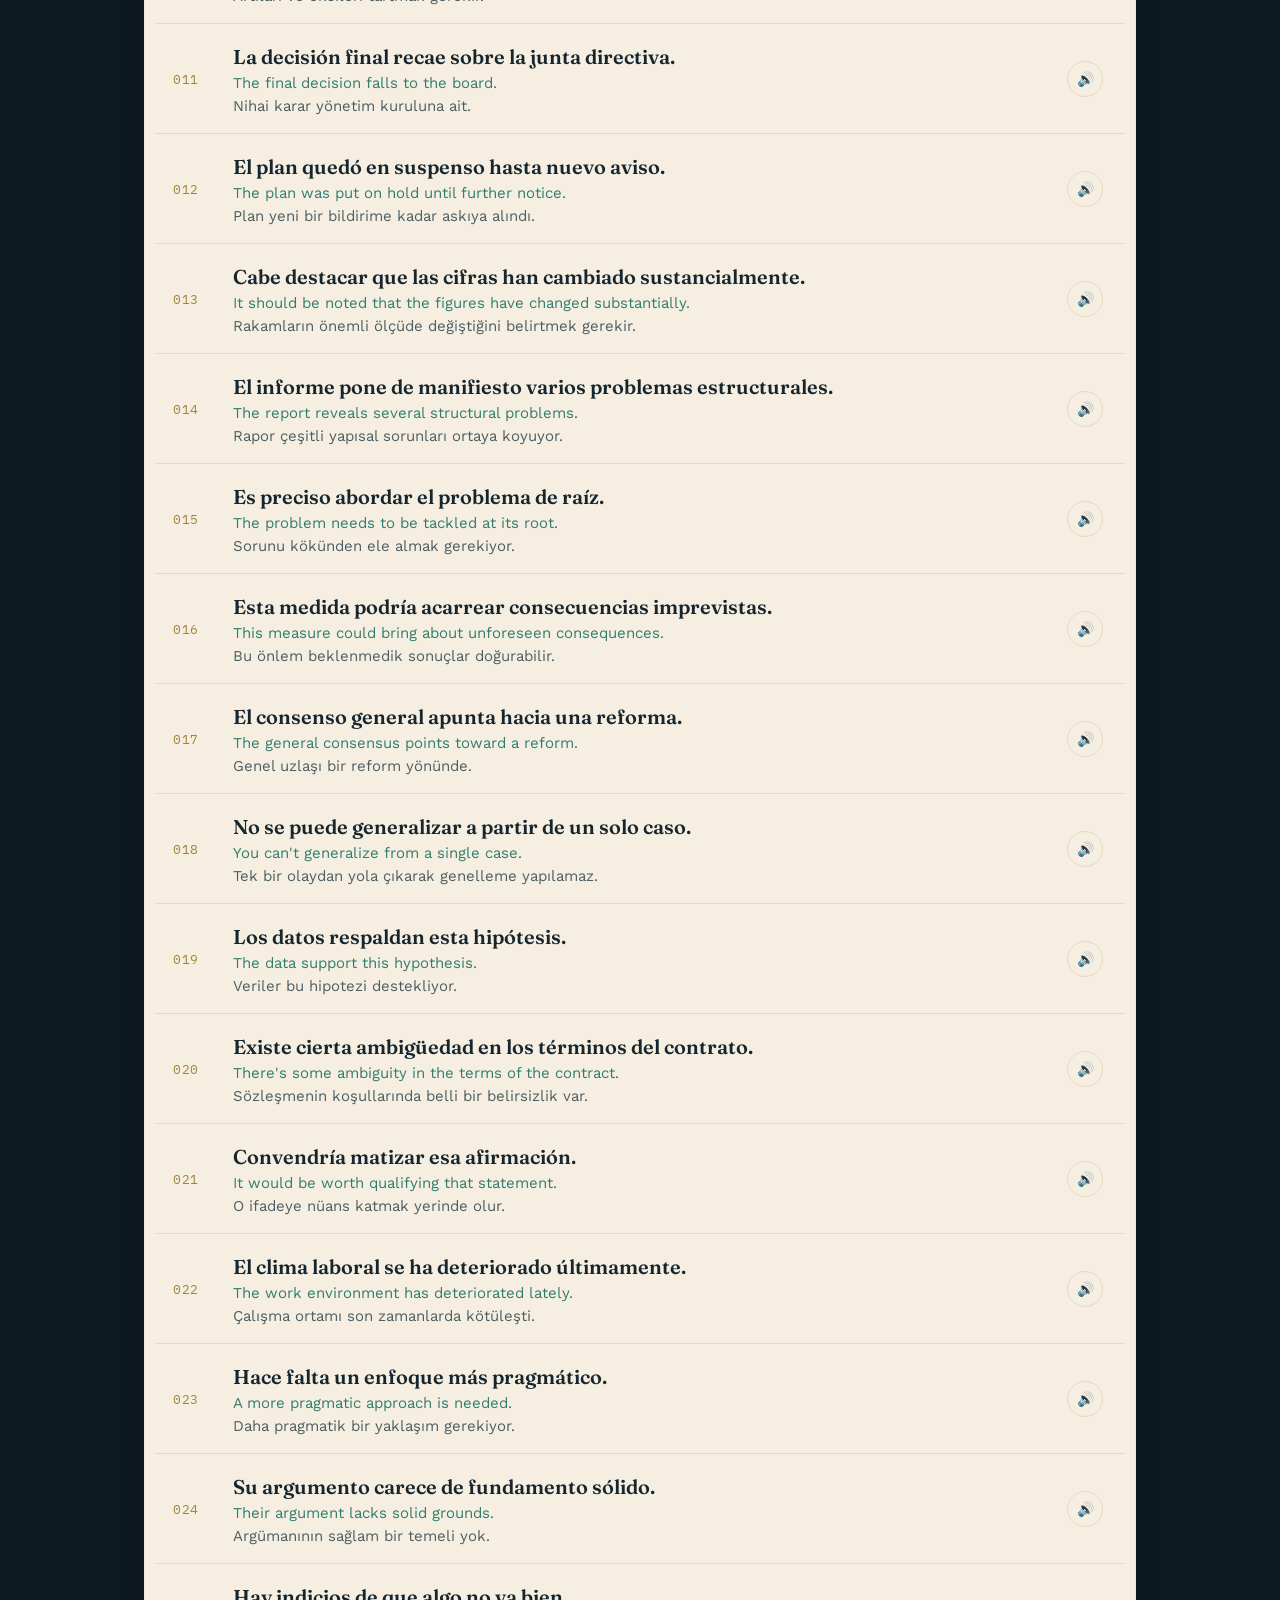
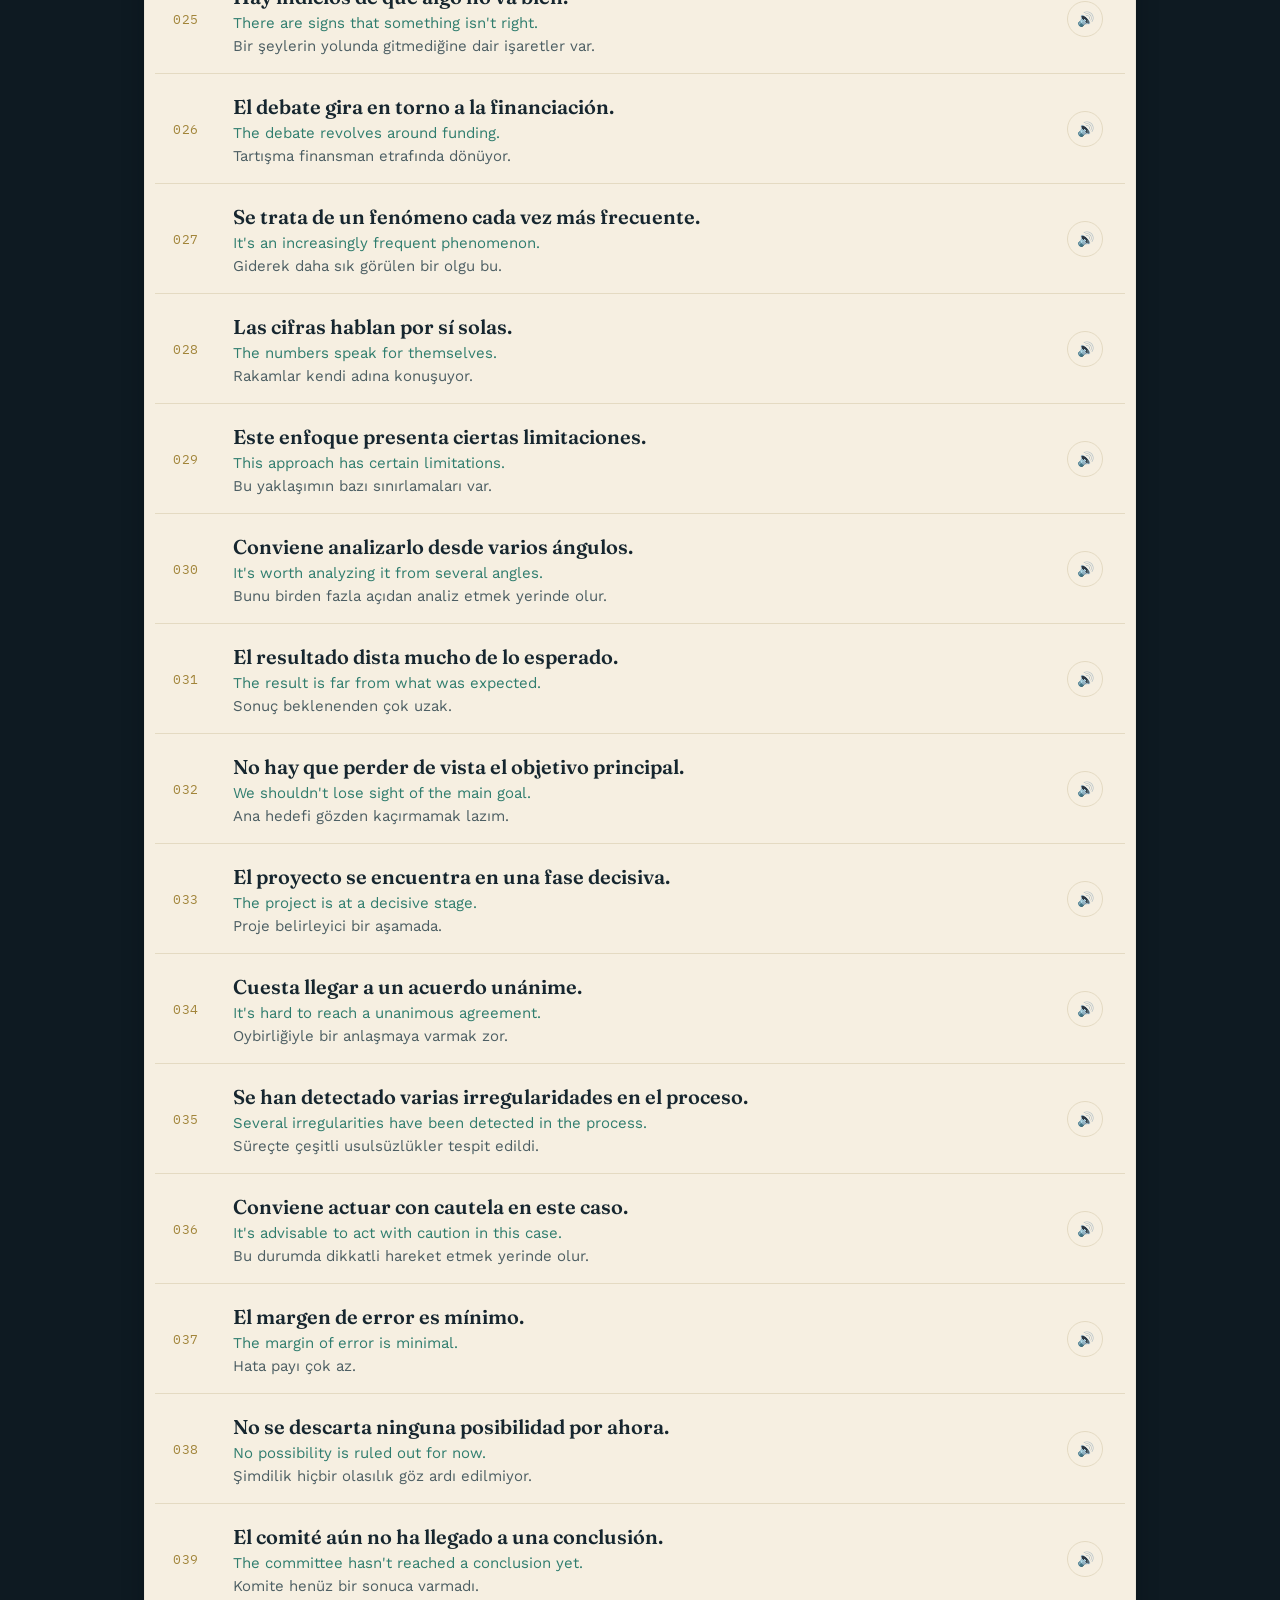
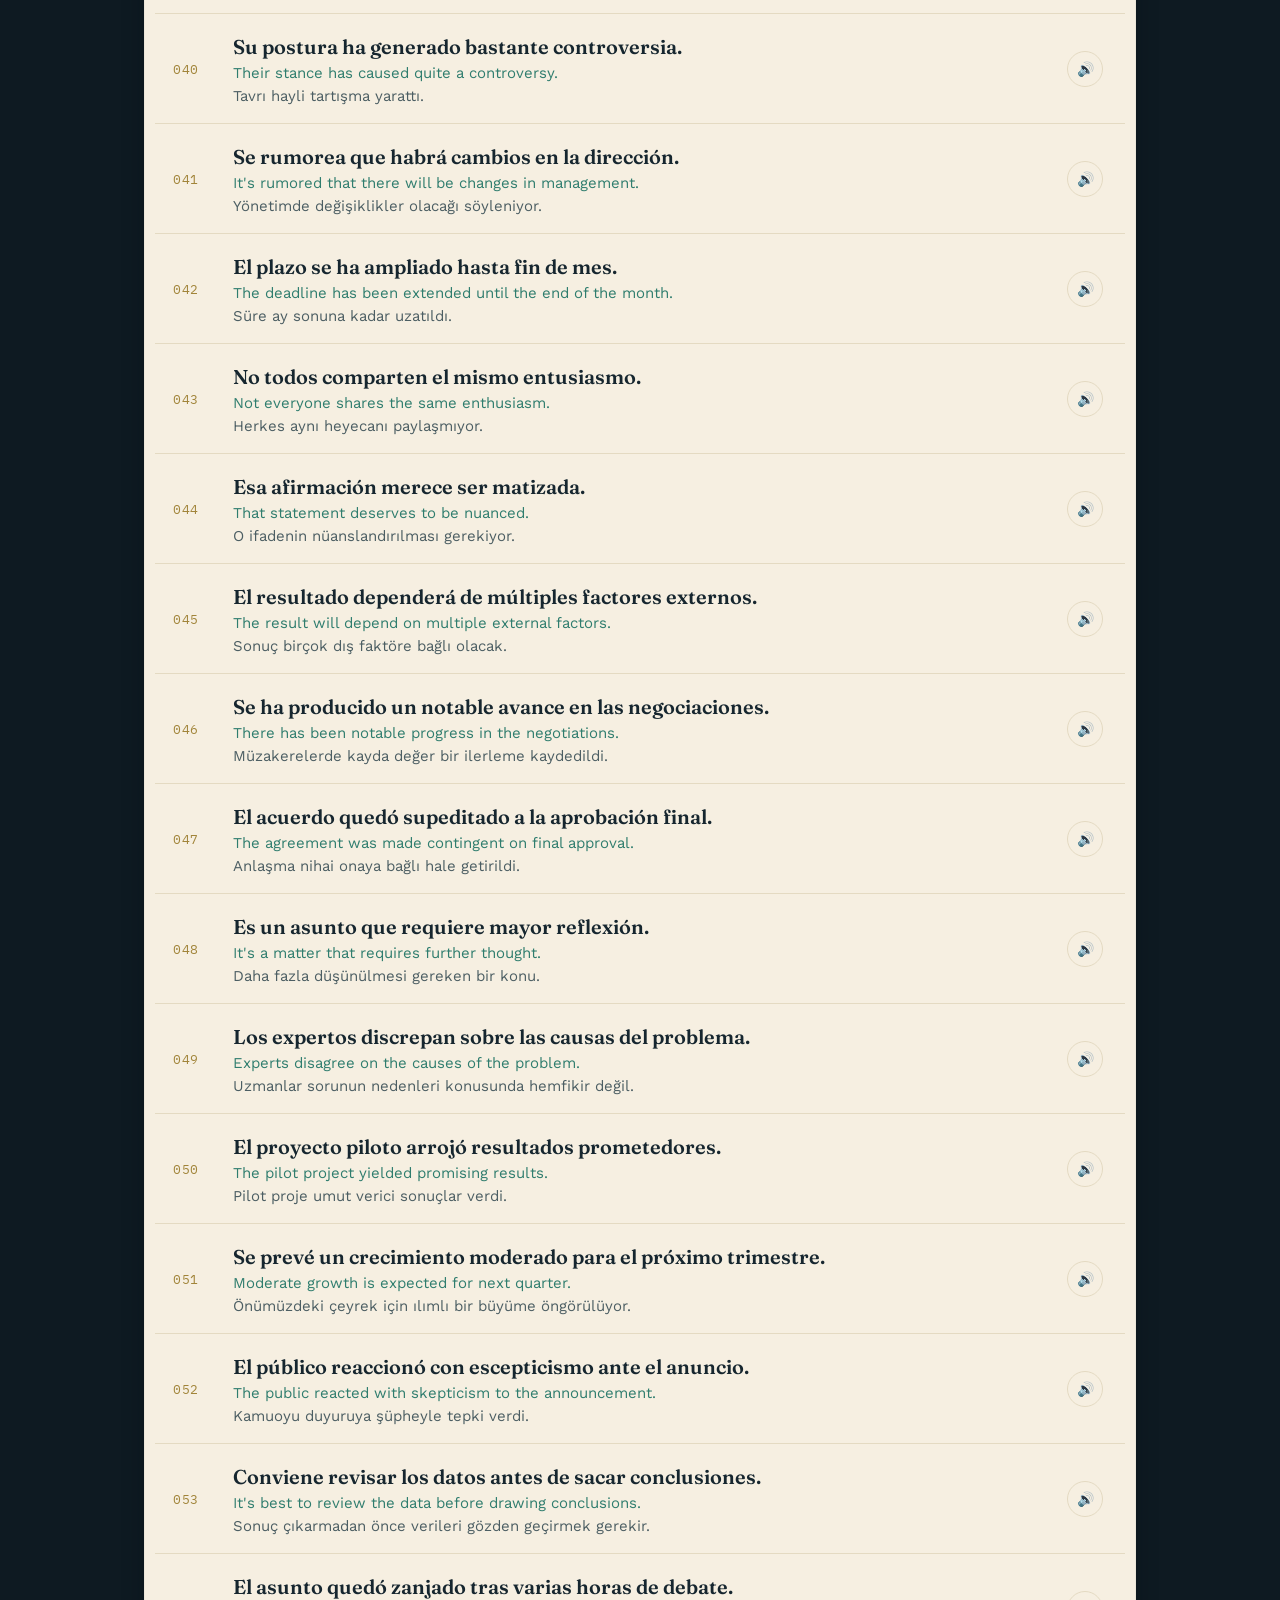
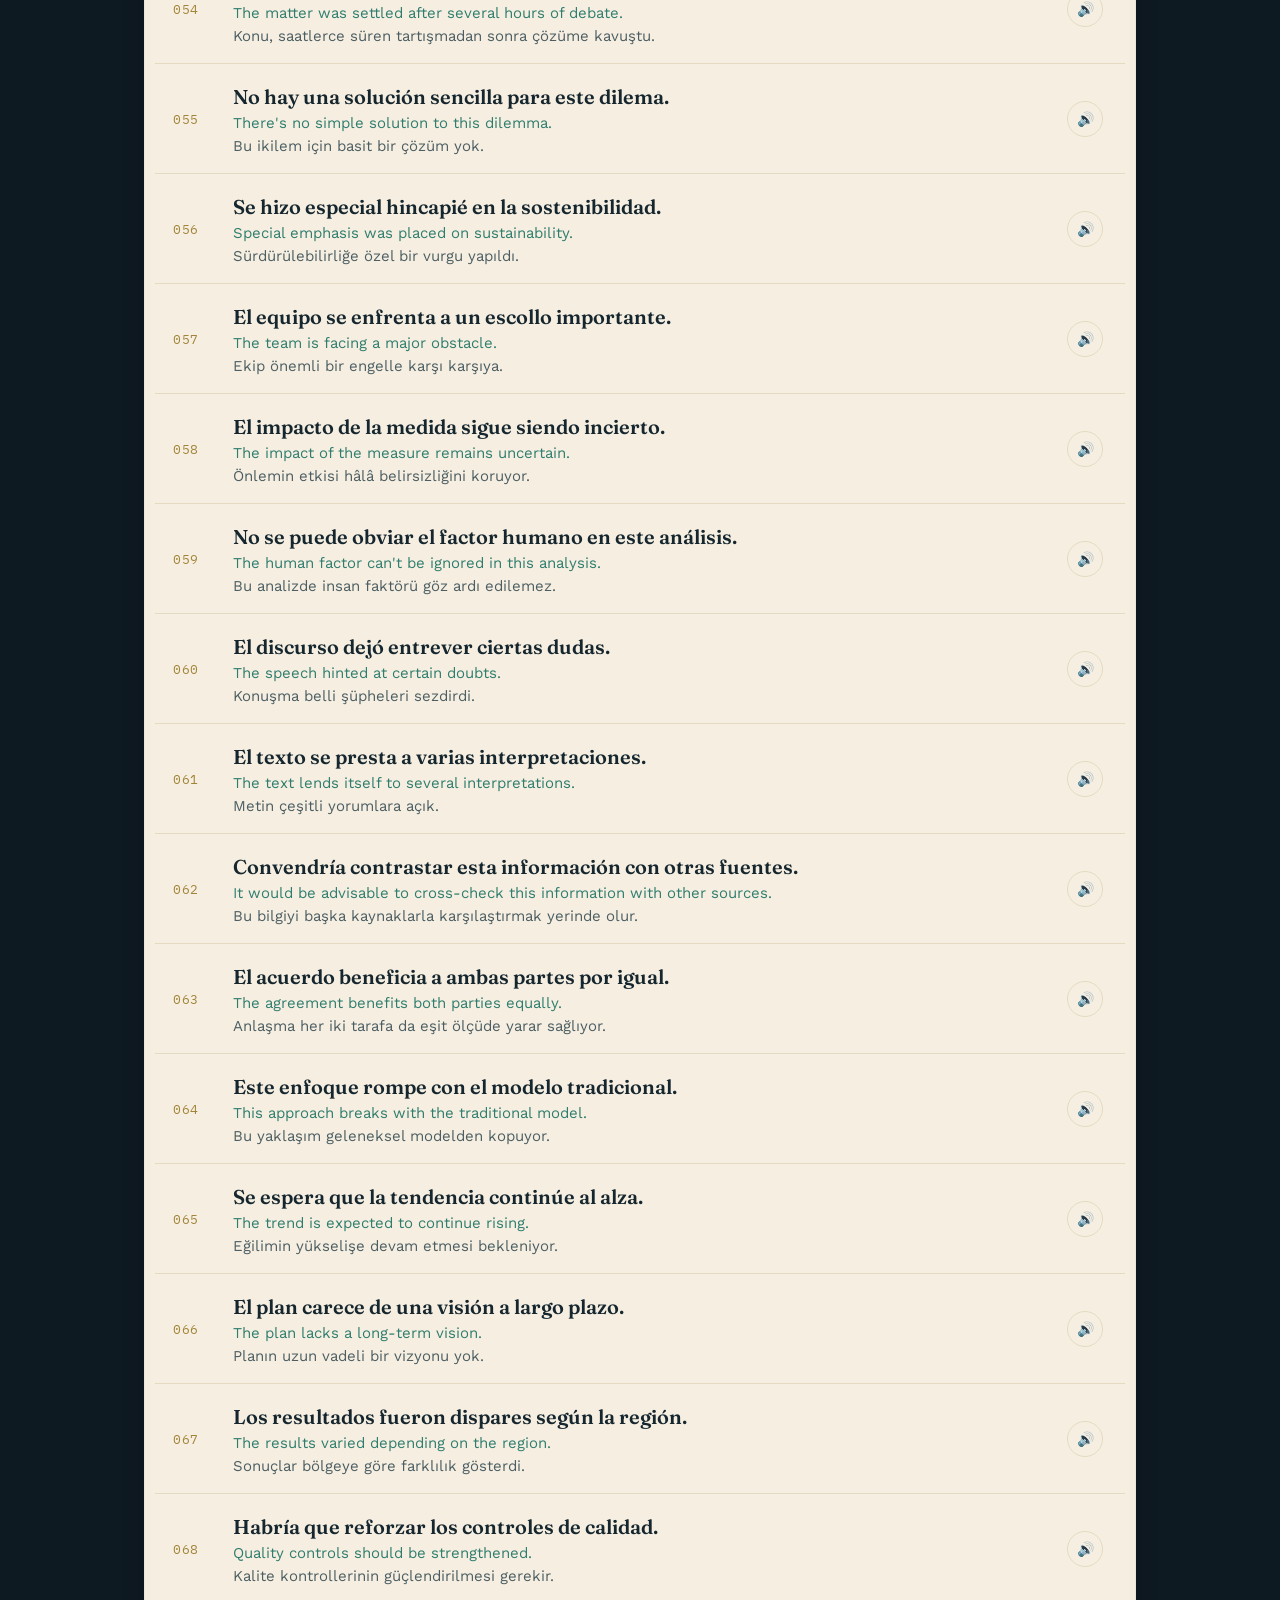
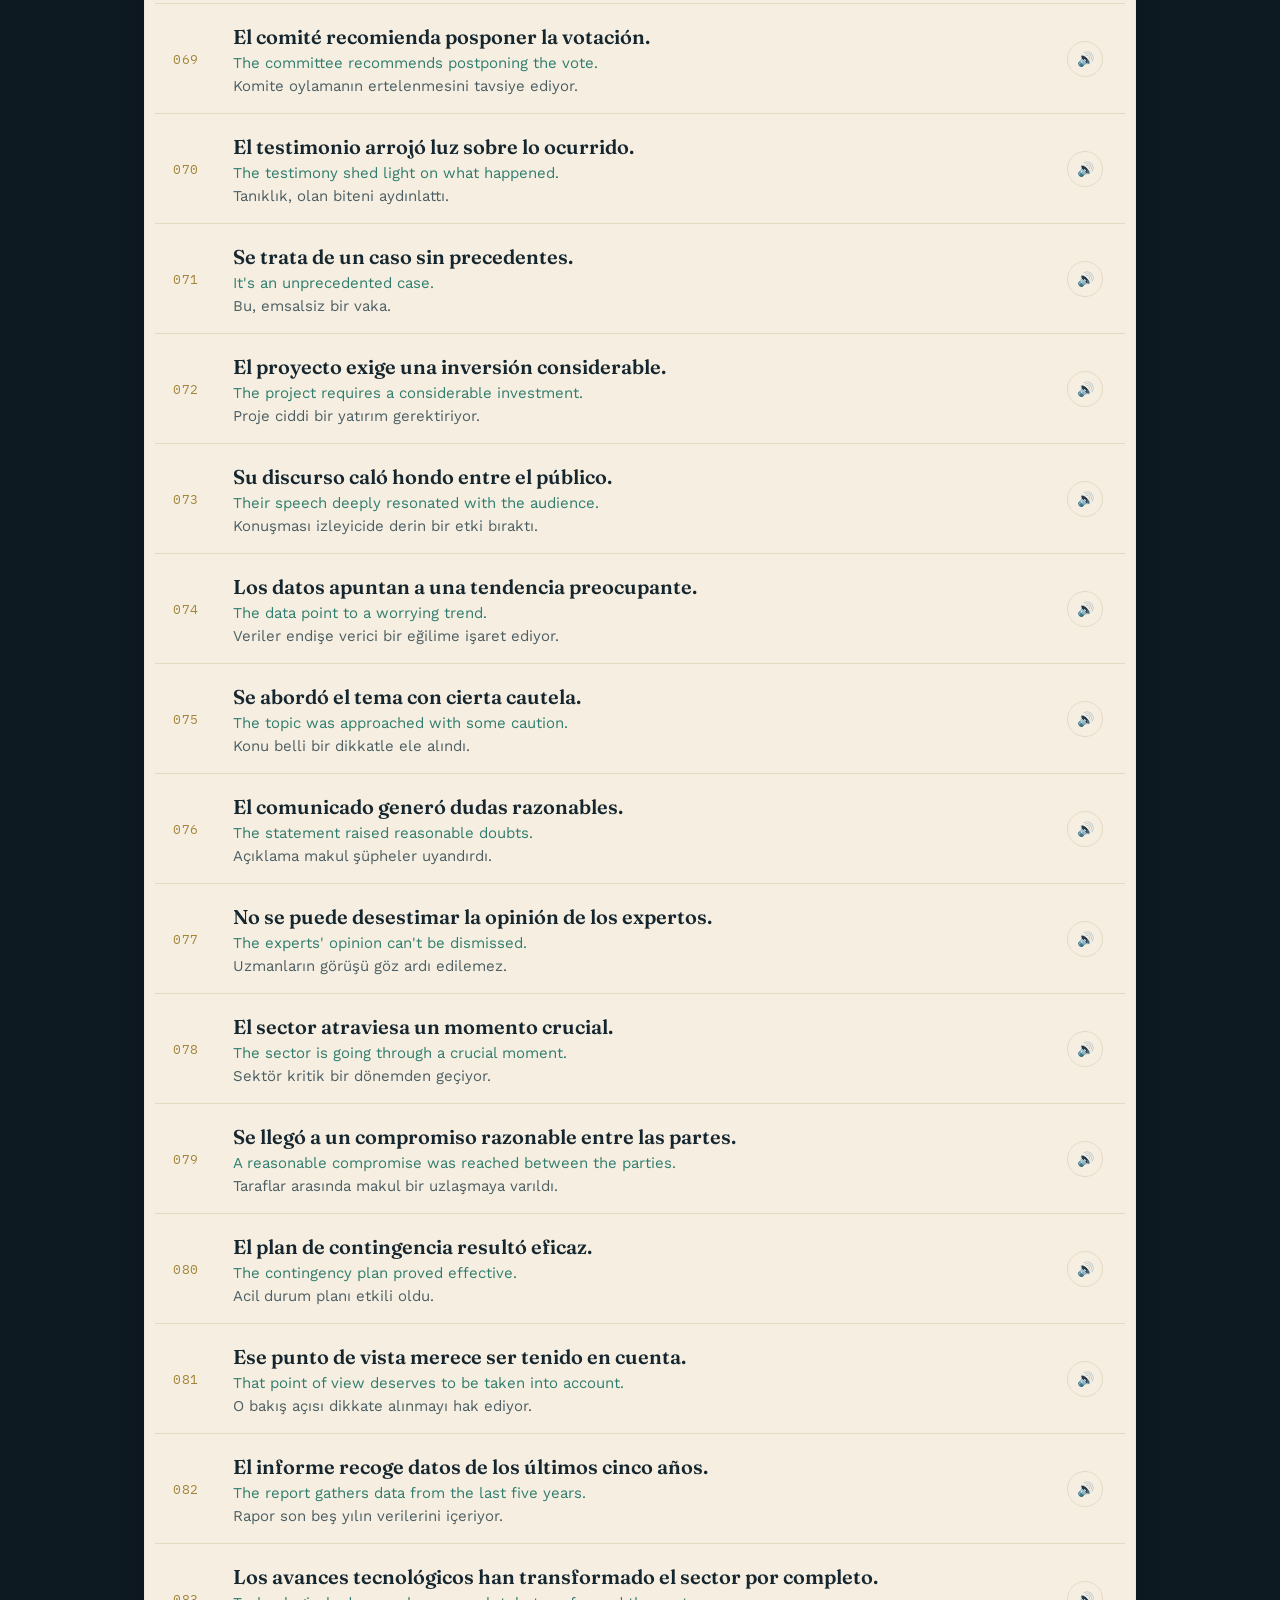
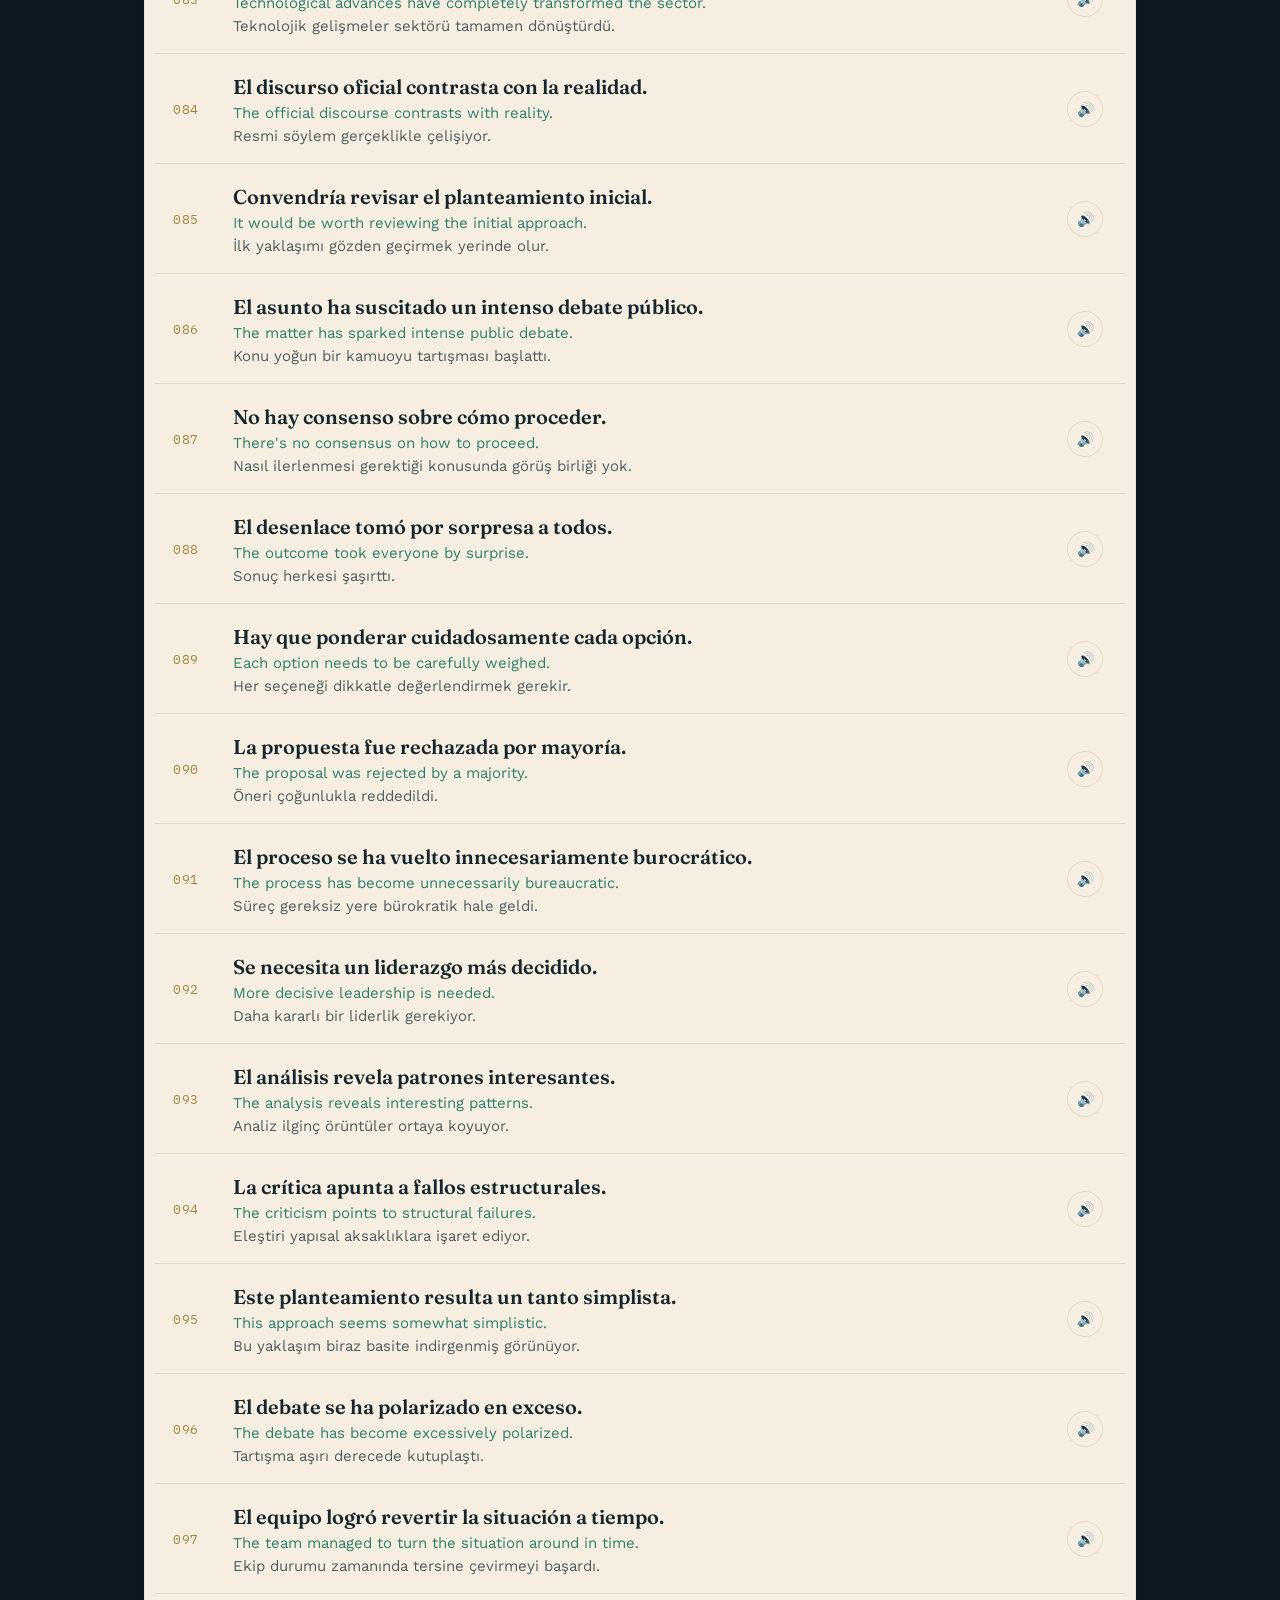
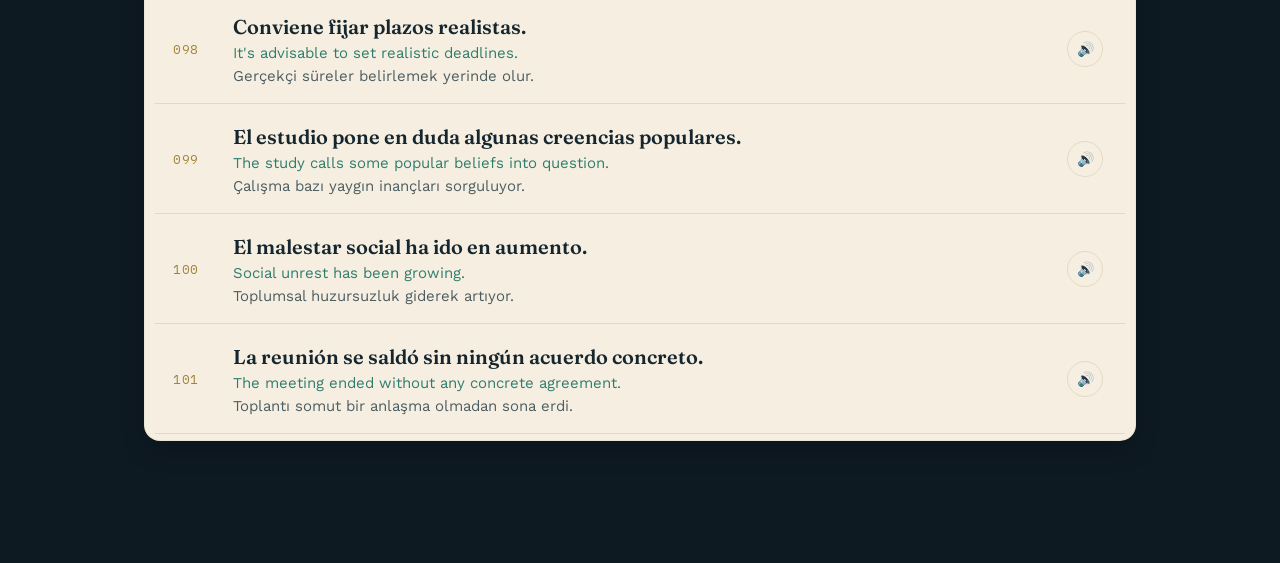
<file: cumleler-b2.html>
<!DOCTYPE html>
<html lang="tr">
<head>
<meta charset="UTF-8">
<meta name="viewport" content="width=device-width, initial-scale=1.0">
<title>Vamos — B2 · 100 Cümle</title>
<link rel="preconnect" href="https://fonts.googleapis.com">
<link href="https://fonts.googleapis.com/css2?family=Fraunces:opsz,wght@9..144,400;9..144,600;9..144,700&family=Work+Sans:wght@400;500;600&family=IBM+Plex+Mono:wght@500&display=swap" rel="stylesheet">
<link rel="stylesheet" href="assets/style.css">
</head>
<body>
<div class="grain-bg"></div>

<nav>
  <div class="brand">
    <a href="b2.html" class="back-link">← <span class="mark" style="font-size:18px;">Vamos</span></a>
  </div>
  <button class="hamburger" id="hamburger" aria-label="Menü">☰</button>
  <div class="tabs" id="tabs">
    <a class="tab-btn" href="b2.html">Seviye Sayfası</a>
    <a class="tab-btn active" href="cumleler-b2.html">100 Cümle</a>
  </div>
  <div class="nav-right">
    <span class="level-pill">B2</span>
  </div>
</nav>

<main>
  <section class="active">
    <div style="padding:50px 0 10px;">
      <div class="eyebrow-light">Orta-Üst Seviye · Cümle Bankası</div>
      <h1 class="display" style="font-size:36px; font-weight:600; max-width:26ch; line-height:1.15;">B2 · Tartışma ve Analiz Cümleleri</h1>
      <p style="color:var(--mist); max-width:60ch; margin-top:14px; font-size:15px; line-height:1.65;">
        Günlük kullanımda en sık karşılaşılan 101 cümle — İspanyolca, İngilizce ve Türkçe karşılıklarıyla alt alta. Her cümlenin yanındaki 🔊 ikonuna tıklayarak doğru telaffuzu dinleyebilirsin.
      </p>
    </div>
    <div class="divider-gold"></div>

    <div class="sent-toolbar">
      <input type="text" id="sentSearch" class="sent-search" placeholder="Cümle ara (İspanyolca, İngilizce veya Türkçe)...">
      <div class="sent-count mono" id="sentCount">—</div>
    </div>

    <div class="panel" style="padding:6px 10px;">
      <div class="sent-list" id="sentList"></div>
    </div>
  </section>
</main>

<script src="assets/sentences-b2.js"></script>
<script src="assets/sentences.js"></script>
<script>initSentencesPage();</script>
</body>
</html>
</file>
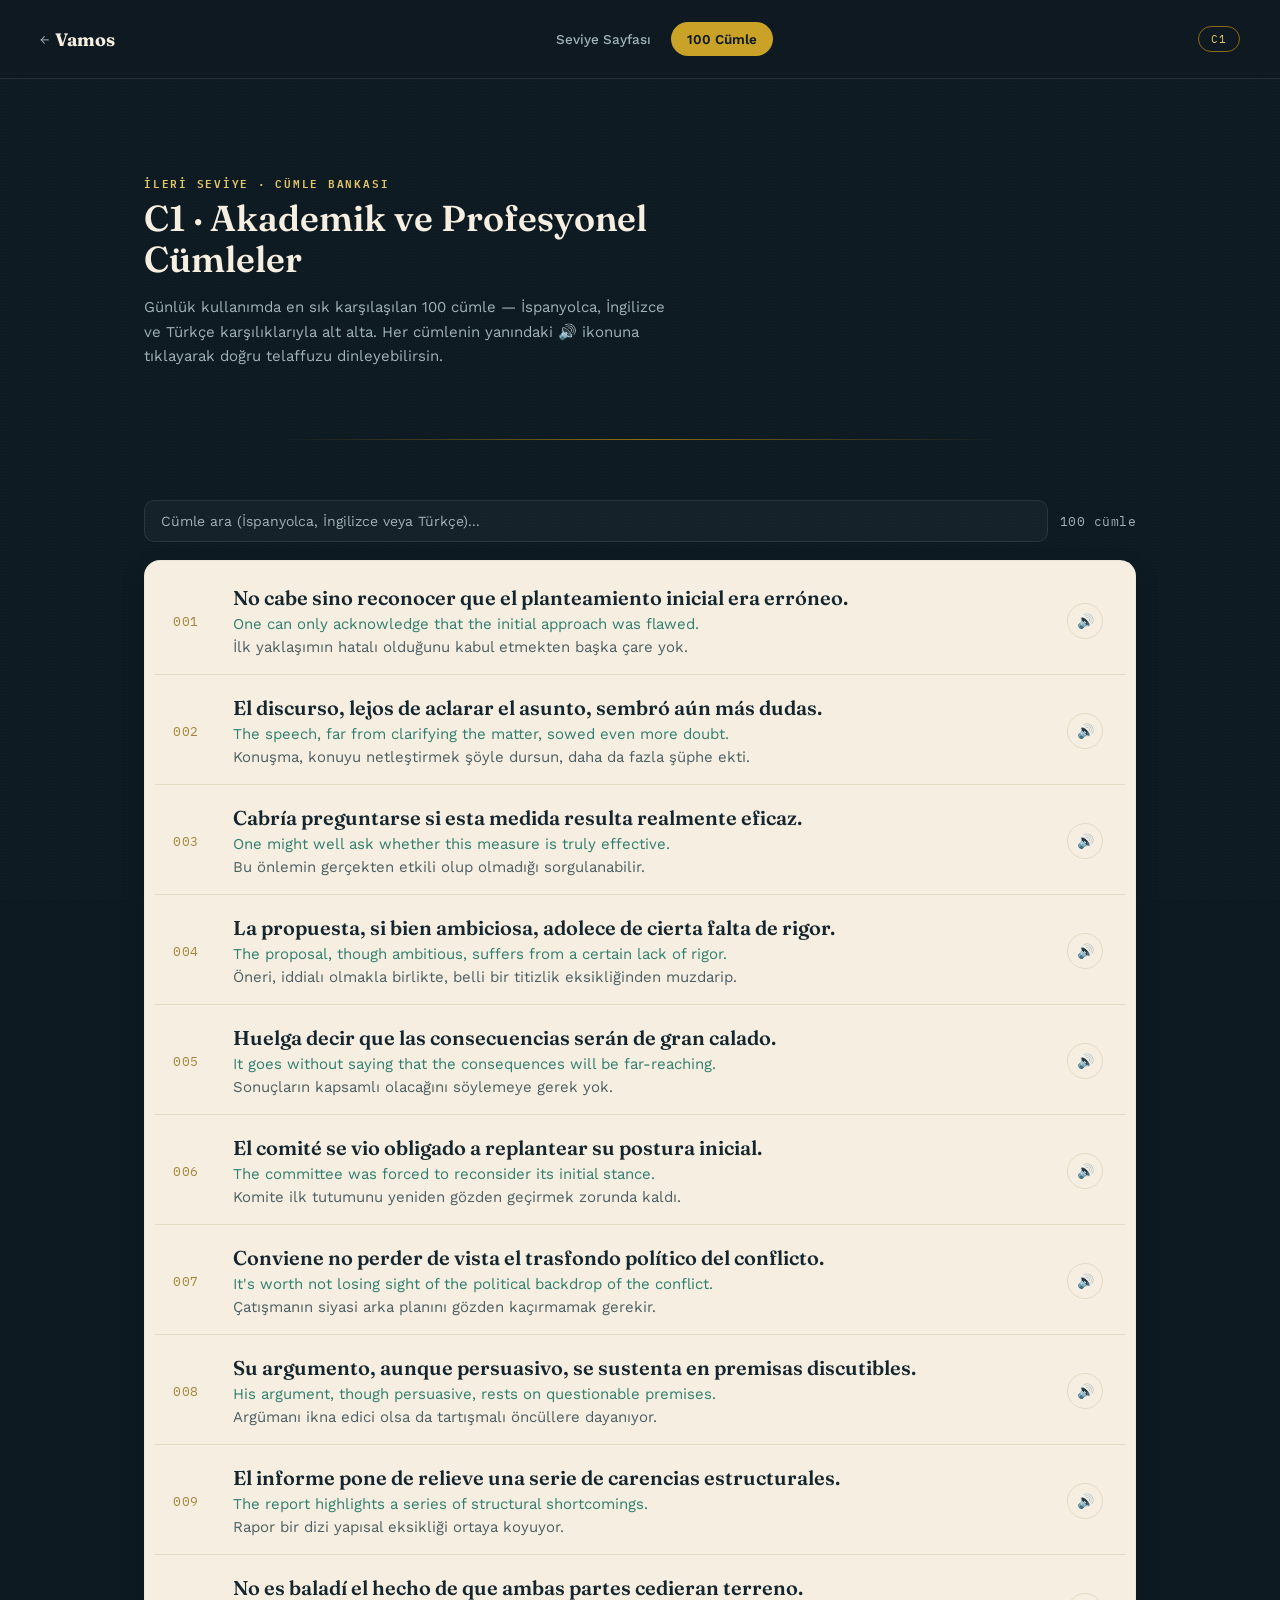
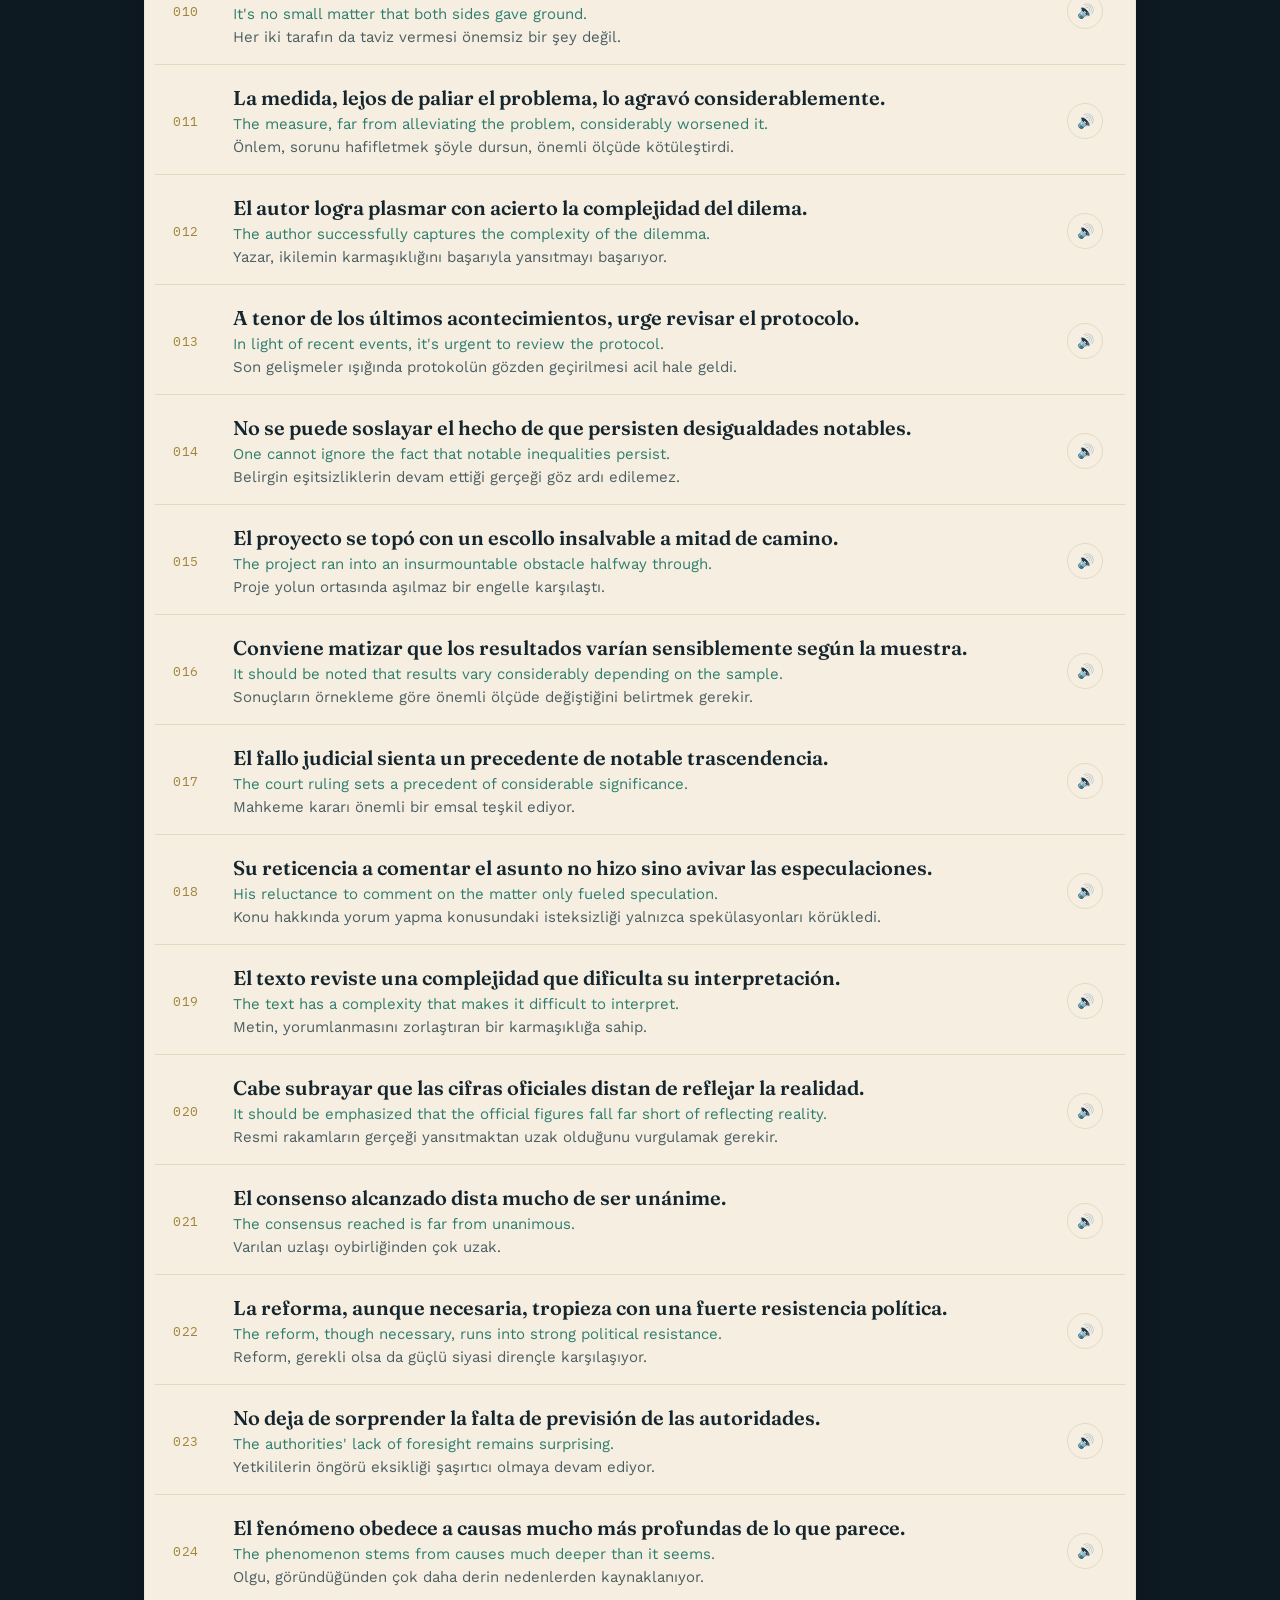
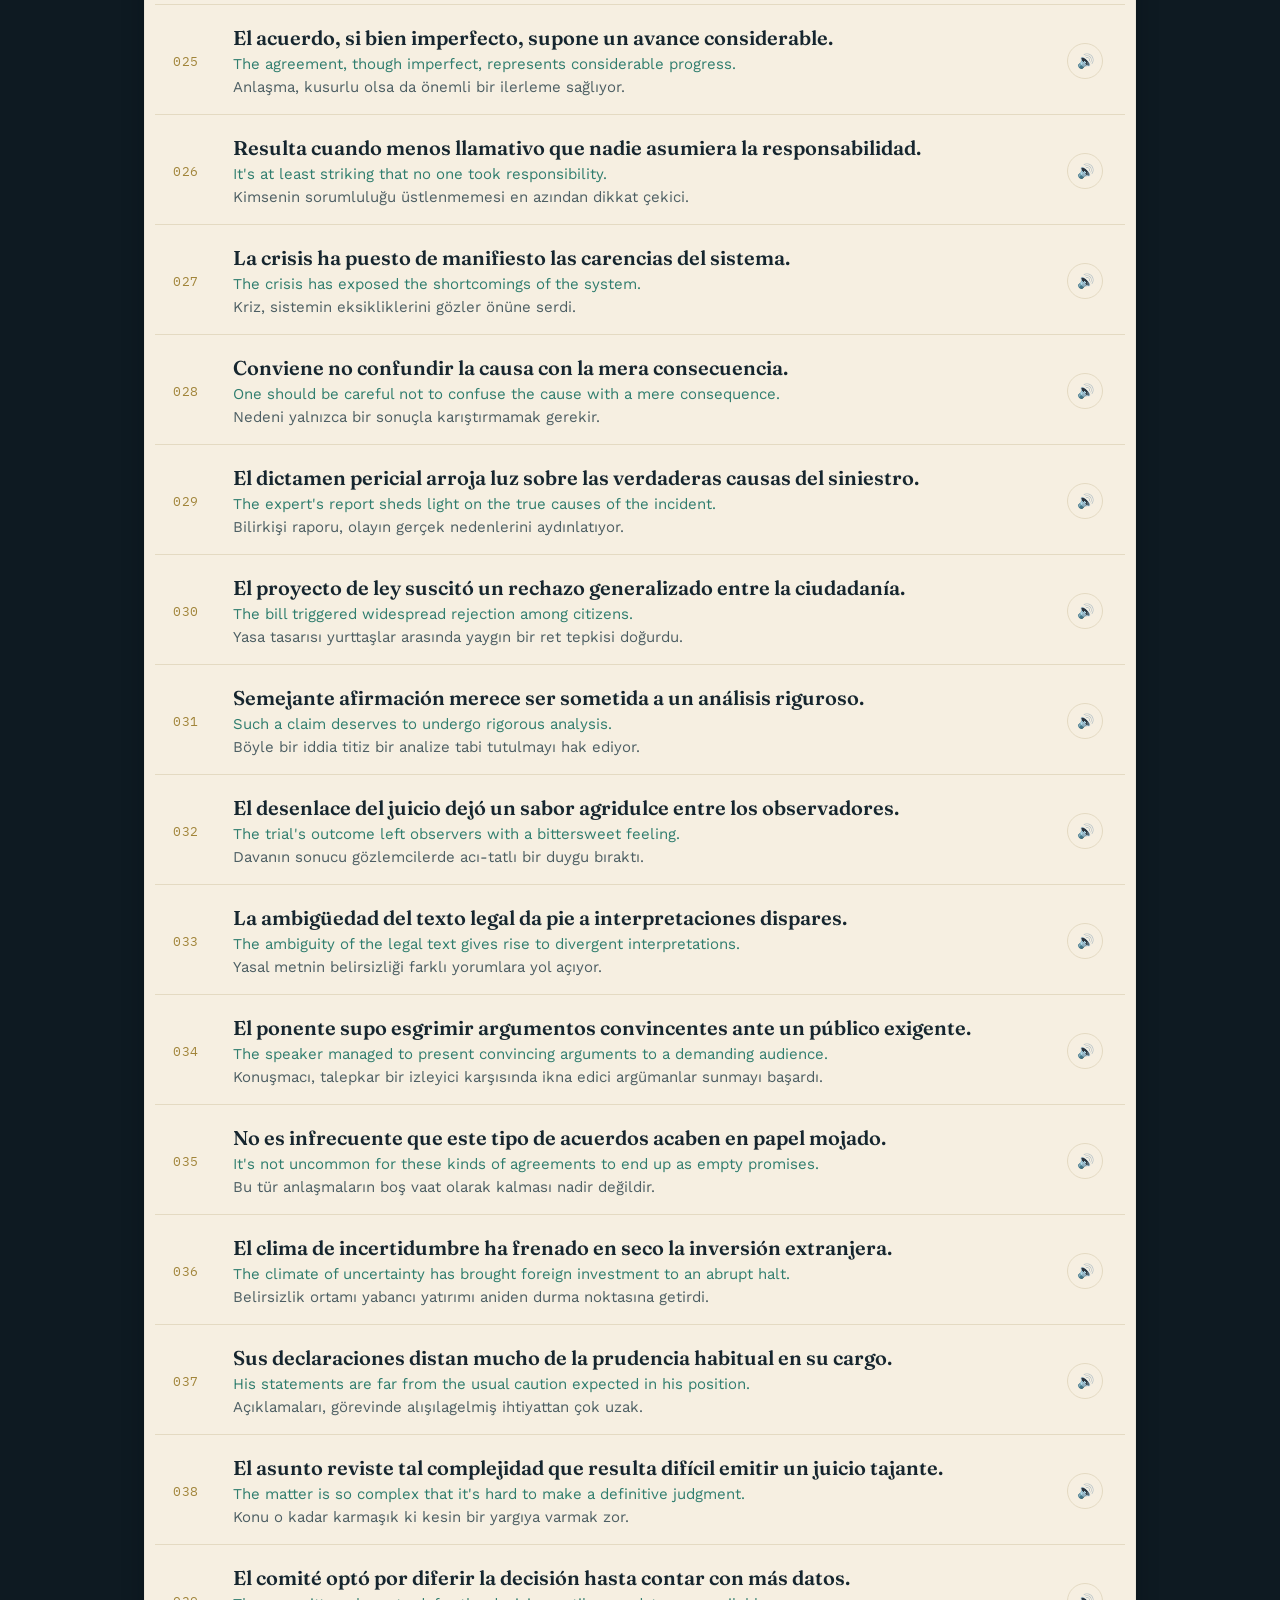
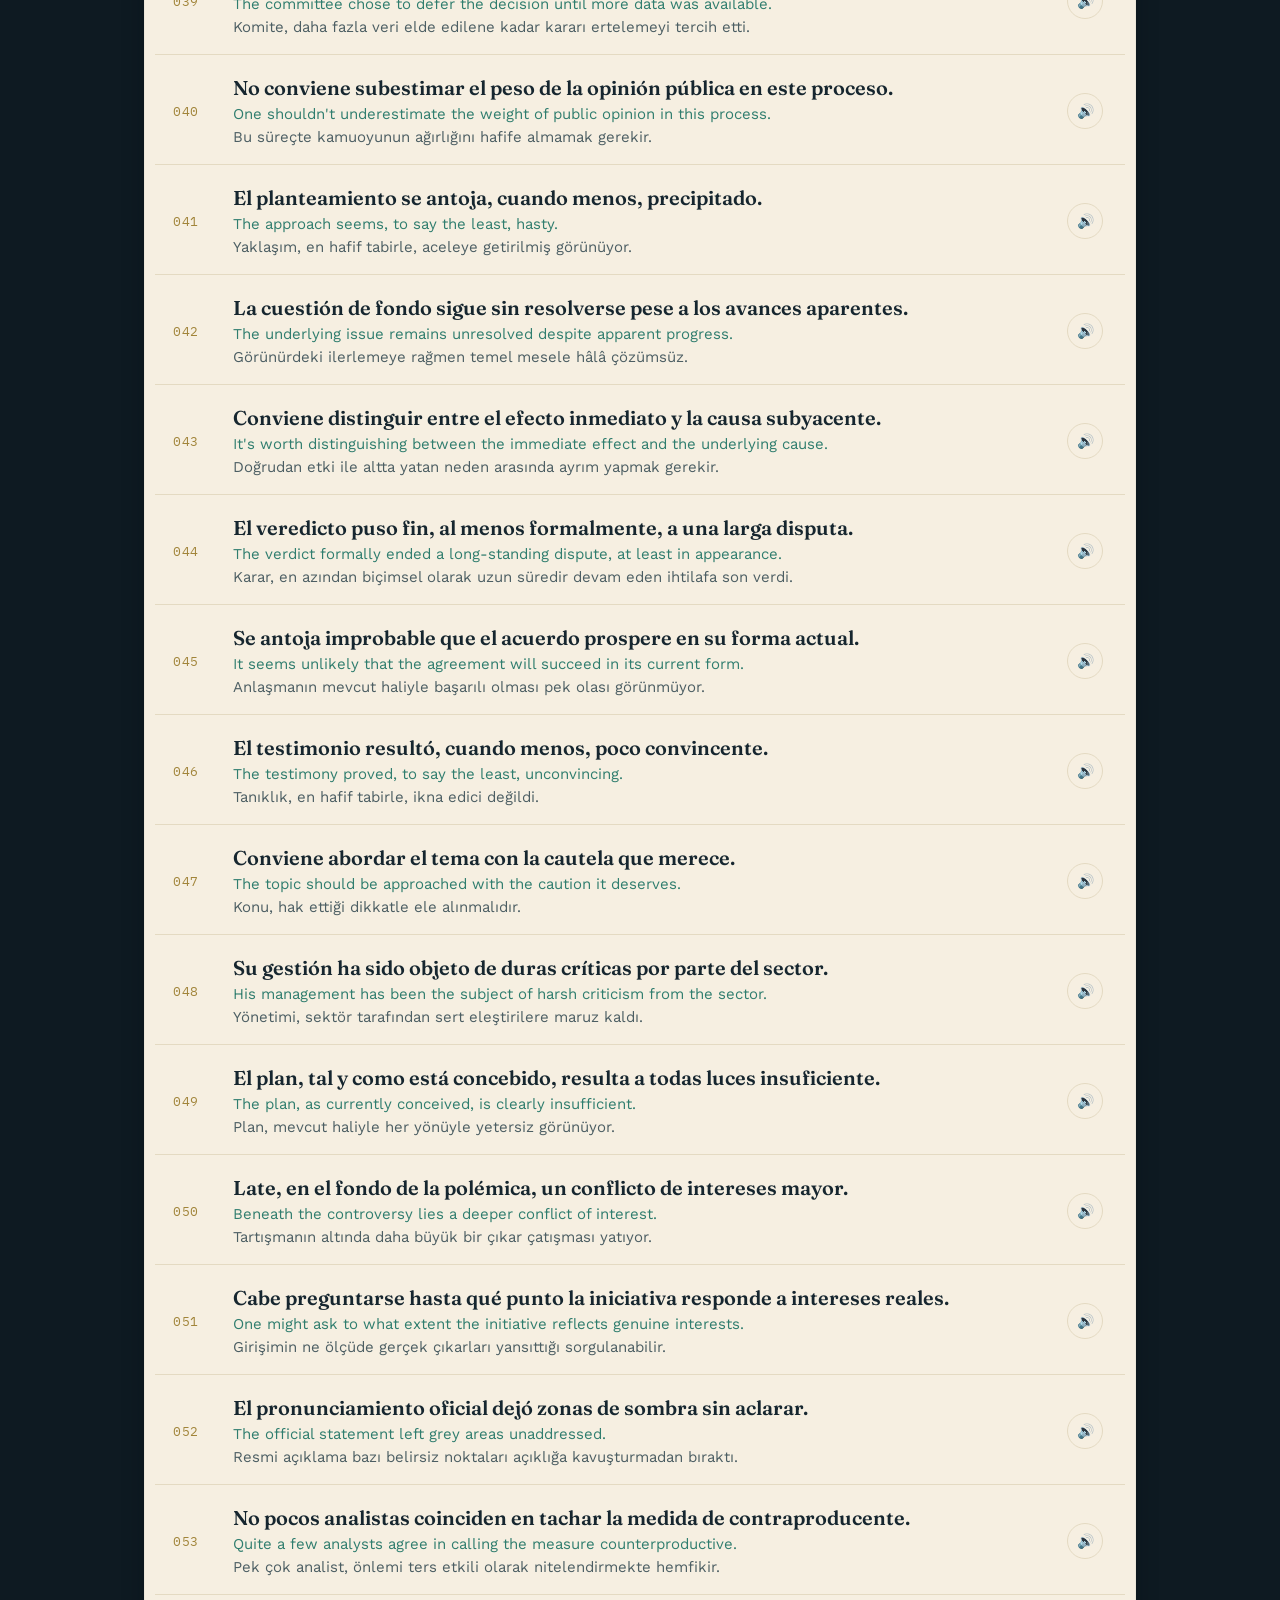
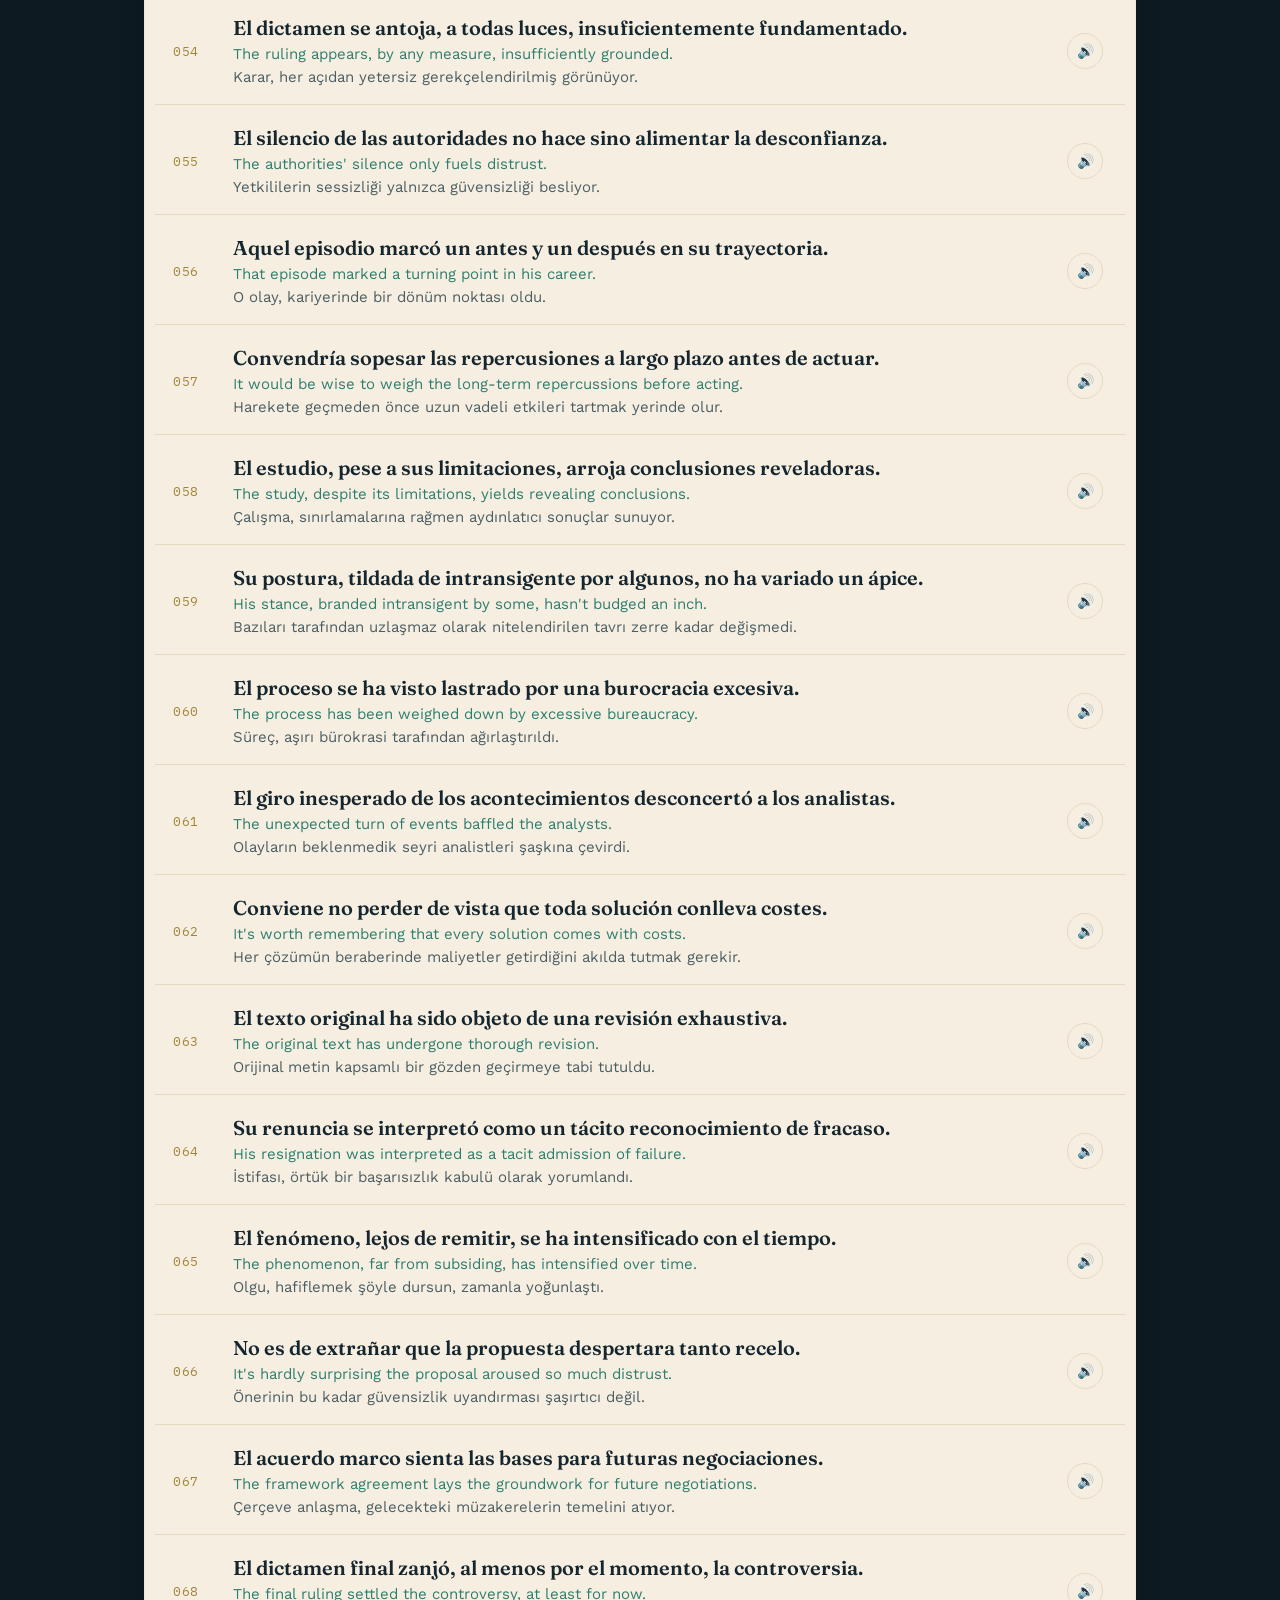
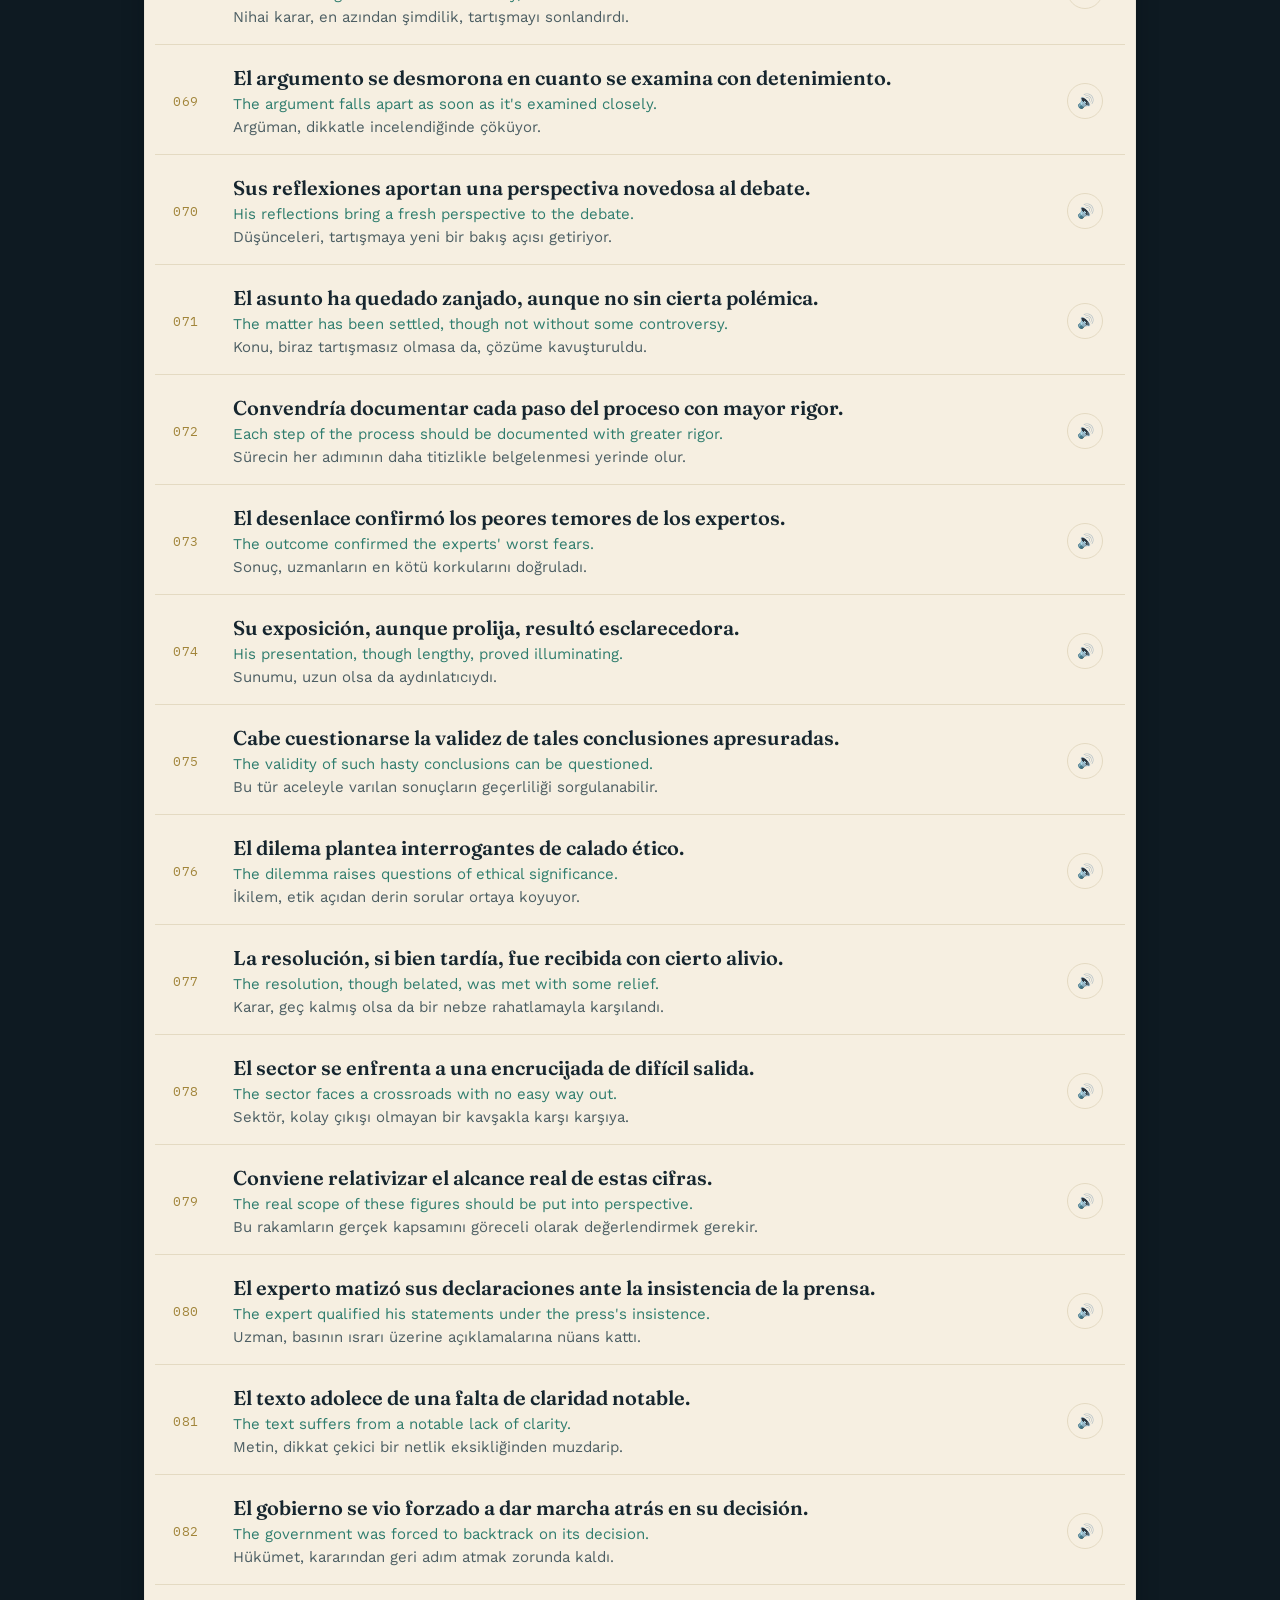
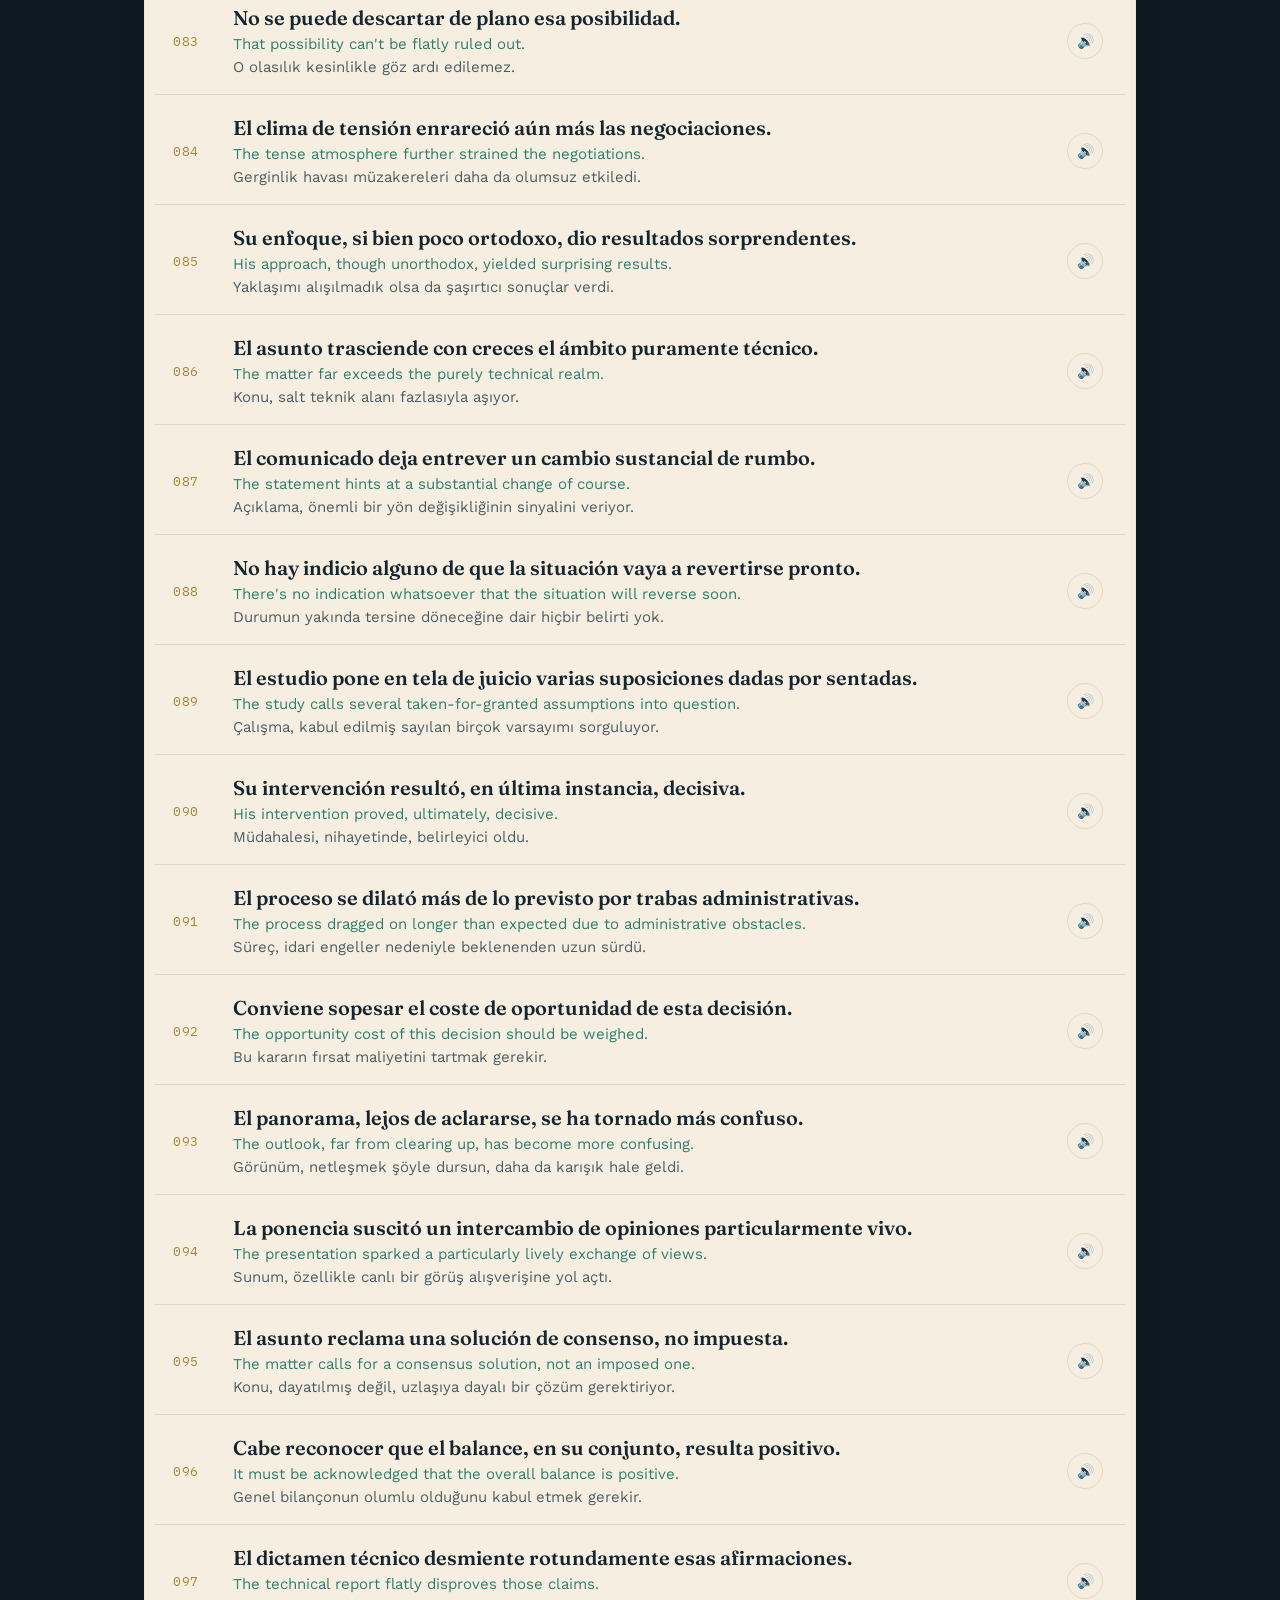
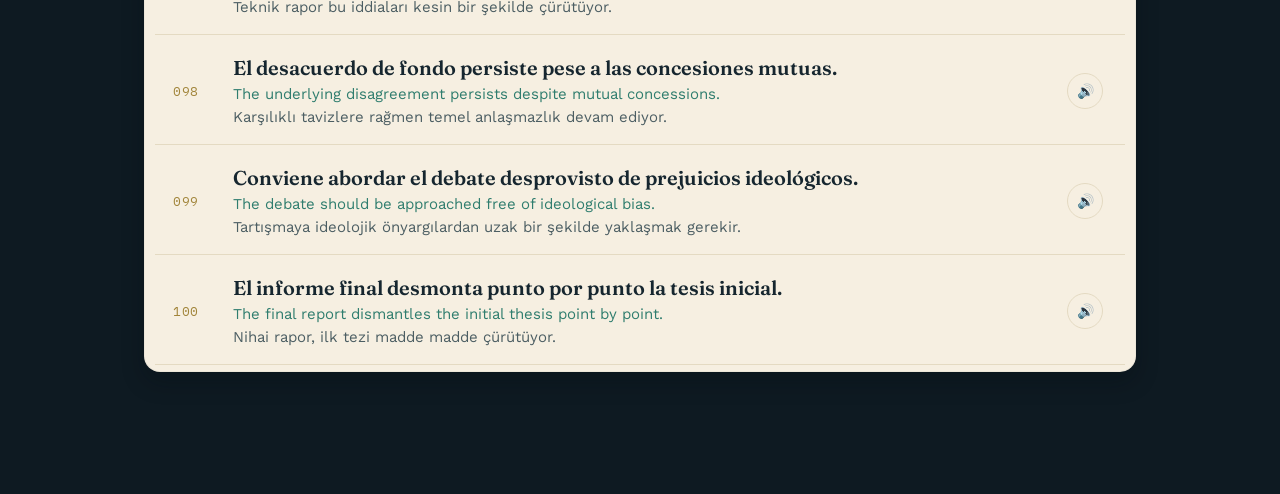
<file: cumleler-c1.html>
<!DOCTYPE html>
<html lang="tr">
<head>
<meta charset="UTF-8">
<meta name="viewport" content="width=device-width, initial-scale=1.0">
<title>Vamos — C1 · 100 Cümle</title>
<link rel="preconnect" href="https://fonts.googleapis.com">
<link href="https://fonts.googleapis.com/css2?family=Fraunces:opsz,wght@9..144,400;9..144,600;9..144,700&family=Work+Sans:wght@400;500;600&family=IBM+Plex+Mono:wght@500&display=swap" rel="stylesheet">
<link rel="stylesheet" href="assets/style.css">
</head>
<body>
<div class="grain-bg"></div>

<nav>
  <div class="brand">
    <a href="c1.html" class="back-link">← <span class="mark" style="font-size:18px;">Vamos</span></a>
  </div>
  <button class="hamburger" id="hamburger" aria-label="Menü">☰</button>
  <div class="tabs" id="tabs">
    <a class="tab-btn" href="c1.html">Seviye Sayfası</a>
    <a class="tab-btn active" href="cumleler-c1.html">100 Cümle</a>
  </div>
  <div class="nav-right">
    <span class="level-pill">C1</span>
  </div>
</nav>

<main>
  <section class="active">
    <div style="padding:50px 0 10px;">
      <div class="eyebrow-light">İleri Seviye · Cümle Bankası</div>
      <h1 class="display" style="font-size:36px; font-weight:600; max-width:26ch; line-height:1.15;">C1 · Akademik ve Profesyonel Cümleler</h1>
      <p style="color:var(--mist); max-width:60ch; margin-top:14px; font-size:15px; line-height:1.65;">
        Günlük kullanımda en sık karşılaşılan 100 cümle — İspanyolca, İngilizce ve Türkçe karşılıklarıyla alt alta. Her cümlenin yanındaki 🔊 ikonuna tıklayarak doğru telaffuzu dinleyebilirsin.
      </p>
    </div>
    <div class="divider-gold"></div>

    <div class="sent-toolbar">
      <input type="text" id="sentSearch" class="sent-search" placeholder="Cümle ara (İspanyolca, İngilizce veya Türkçe)...">
      <div class="sent-count mono" id="sentCount">—</div>
    </div>

    <div class="panel" style="padding:6px 10px;">
      <div class="sent-list" id="sentList"></div>
    </div>
  </section>
</main>

<script src="assets/sentences-c1.js"></script>
<script src="assets/sentences.js"></script>
<script>initSentencesPage();</script>
</body>
</html>
</file>
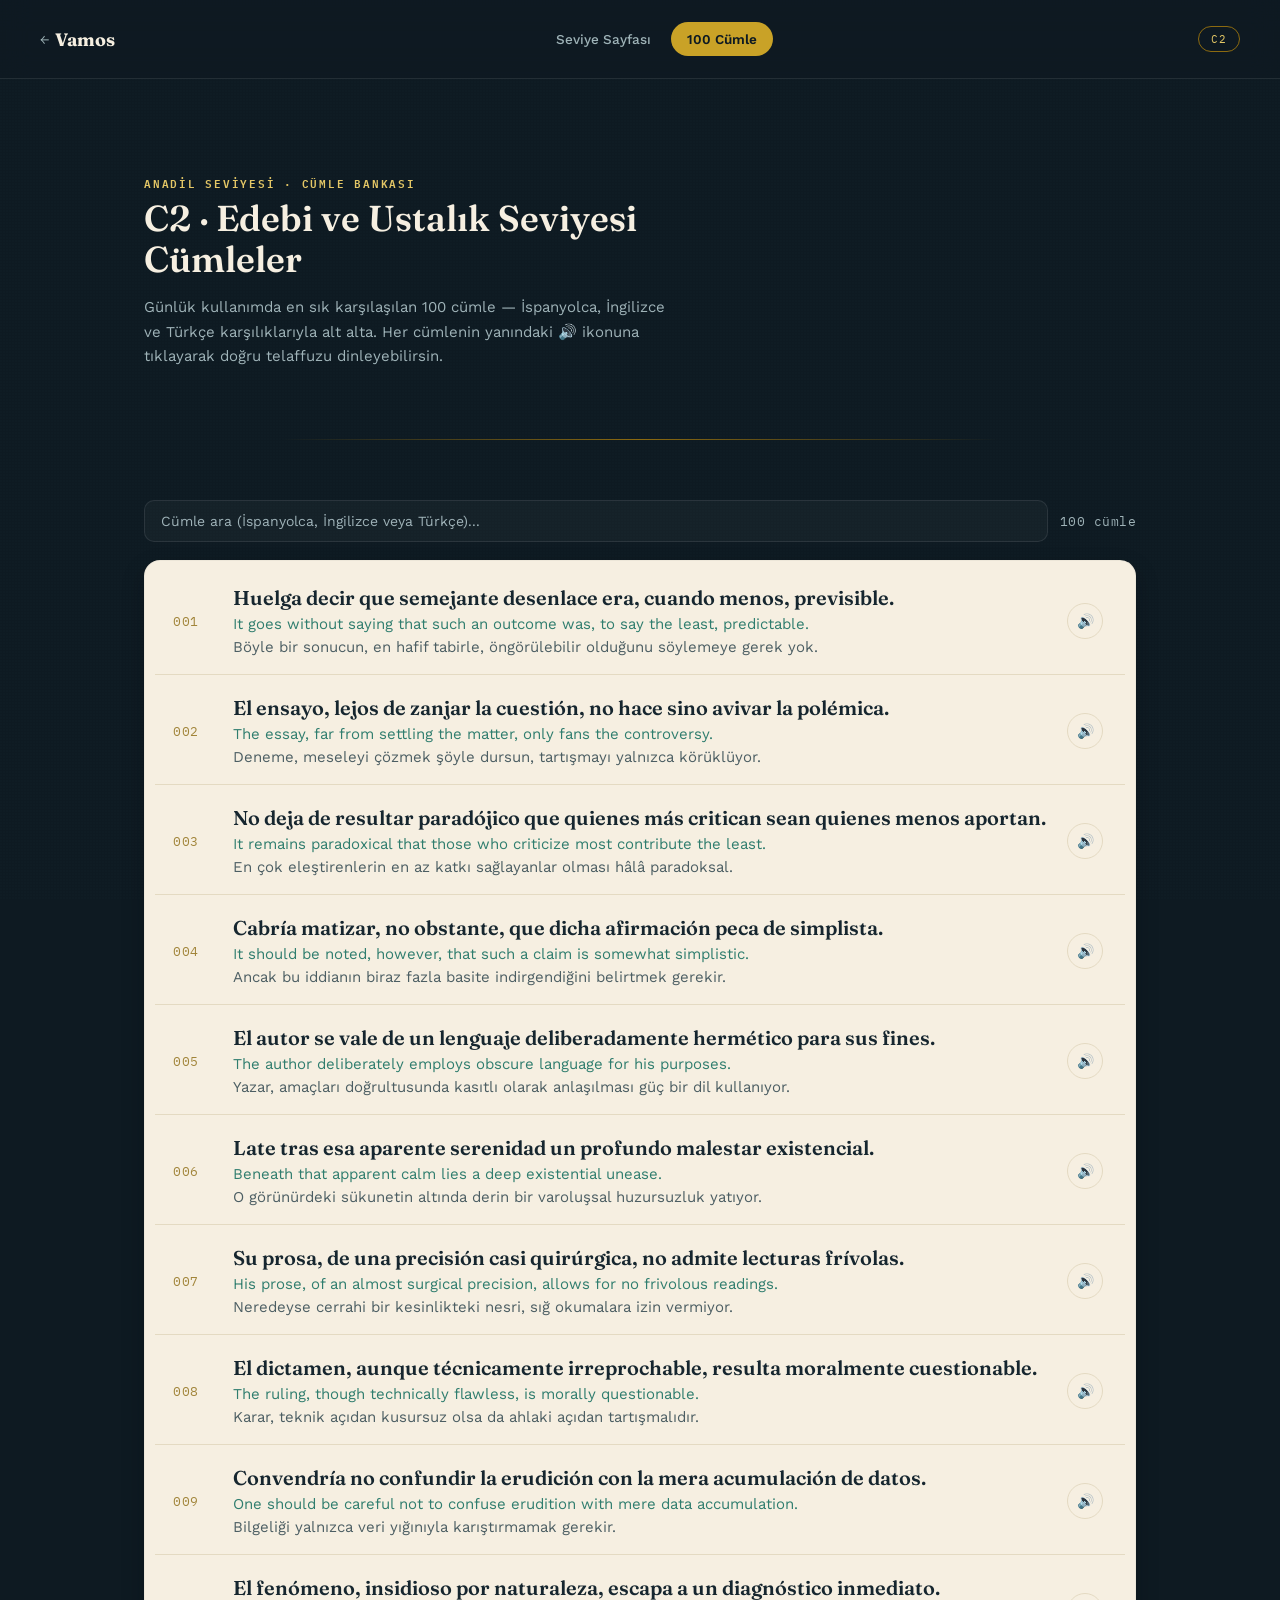
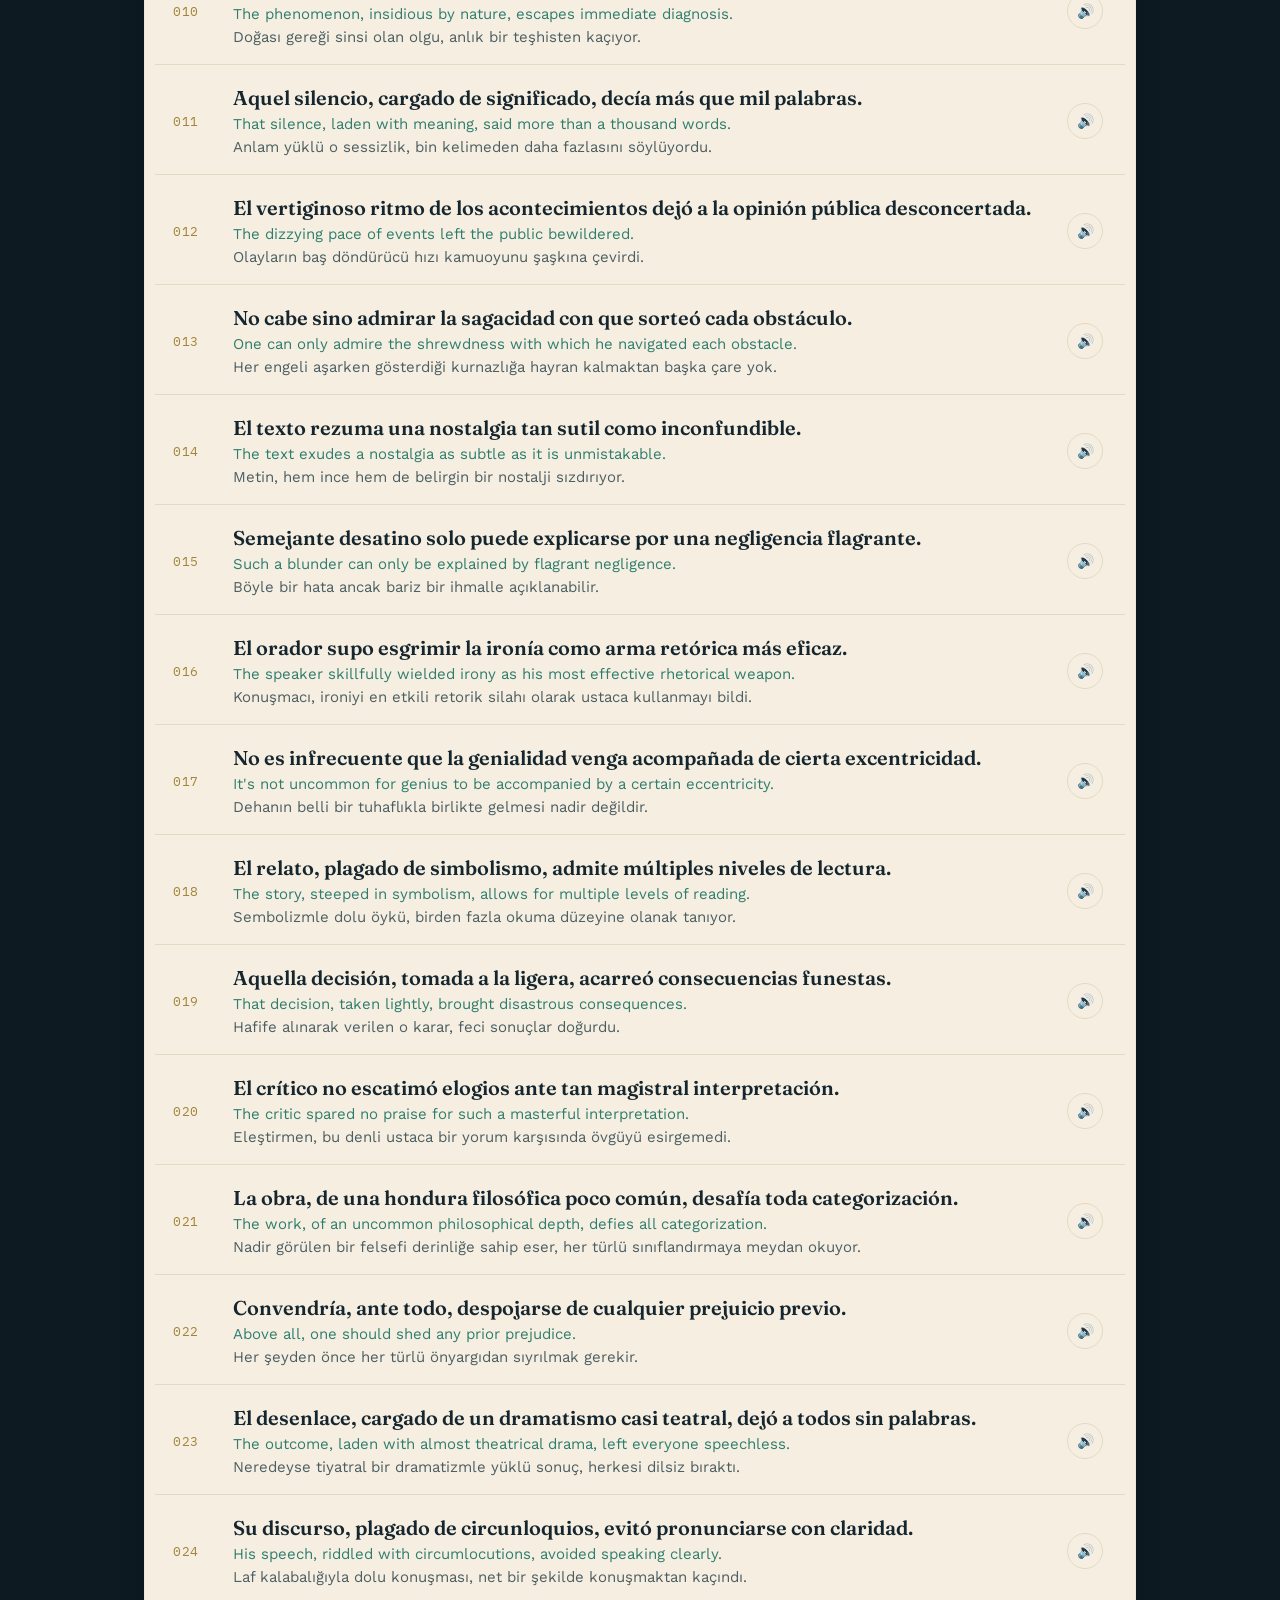
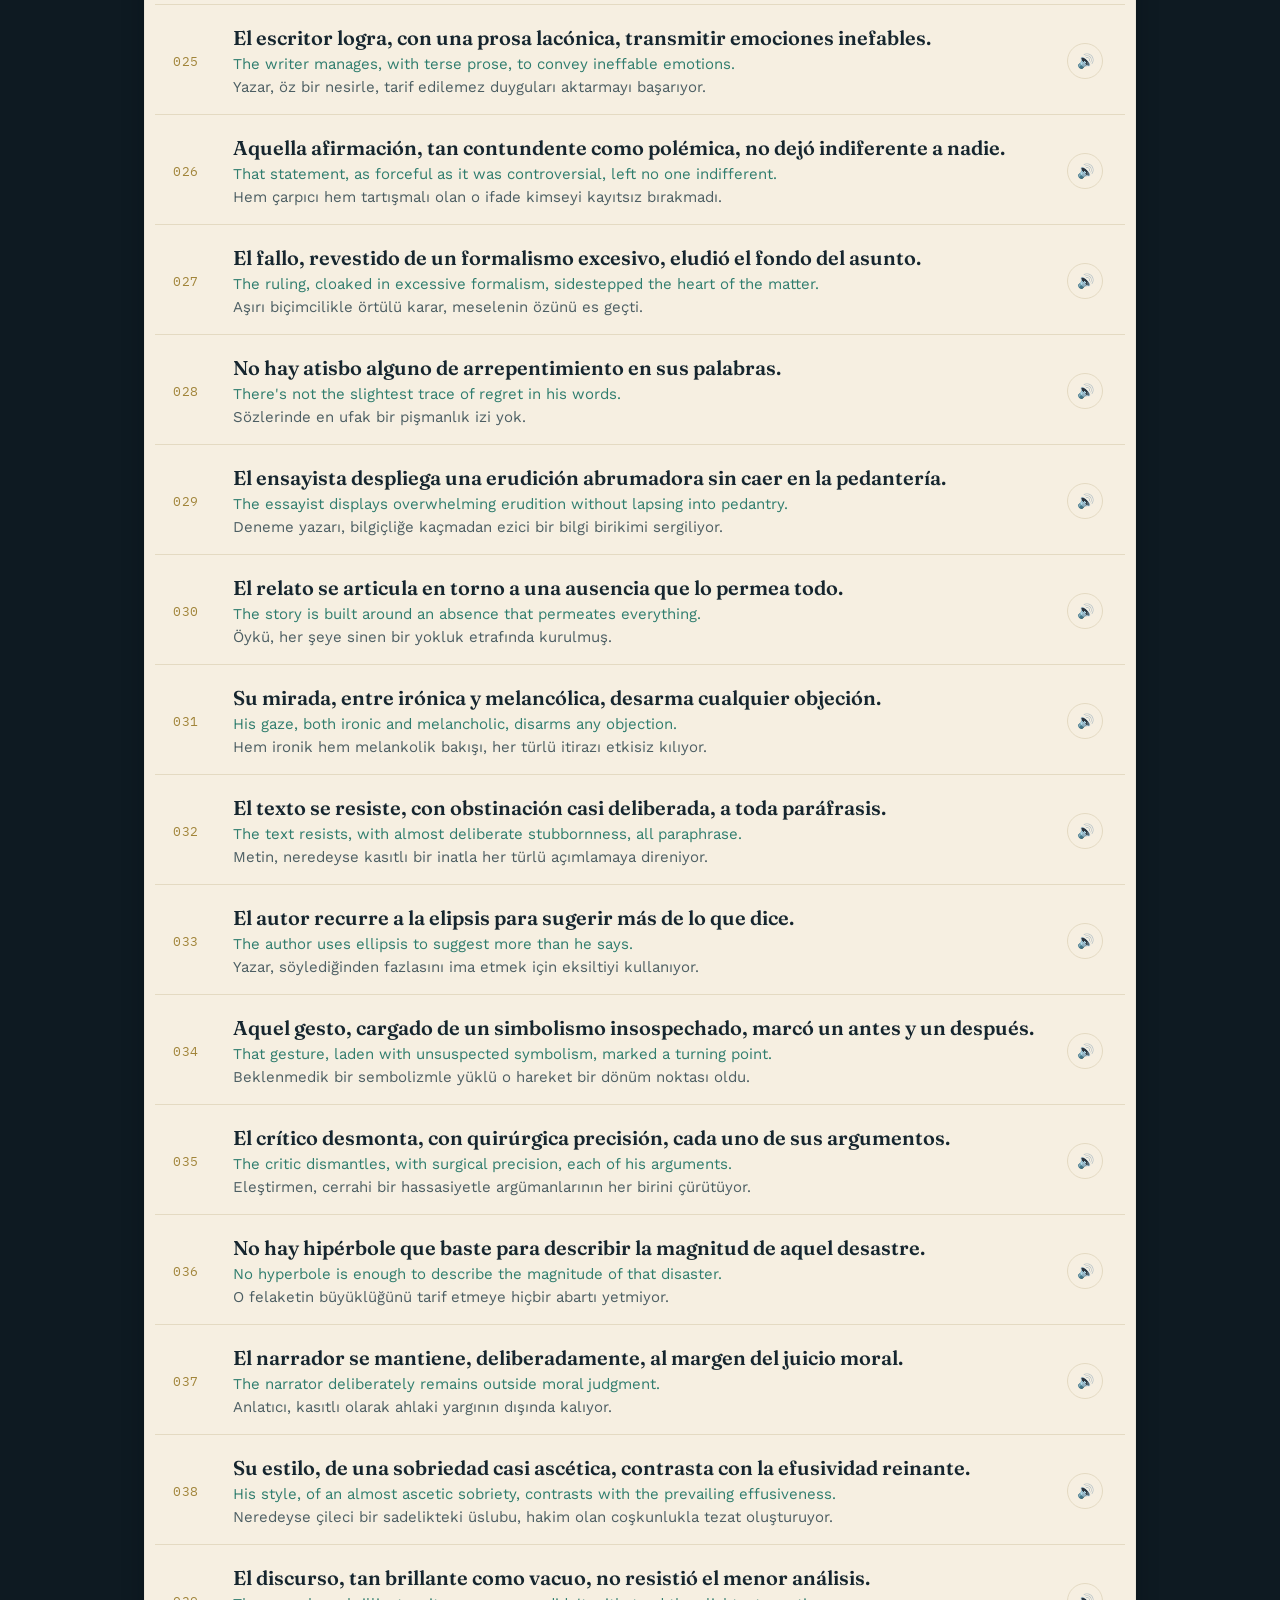
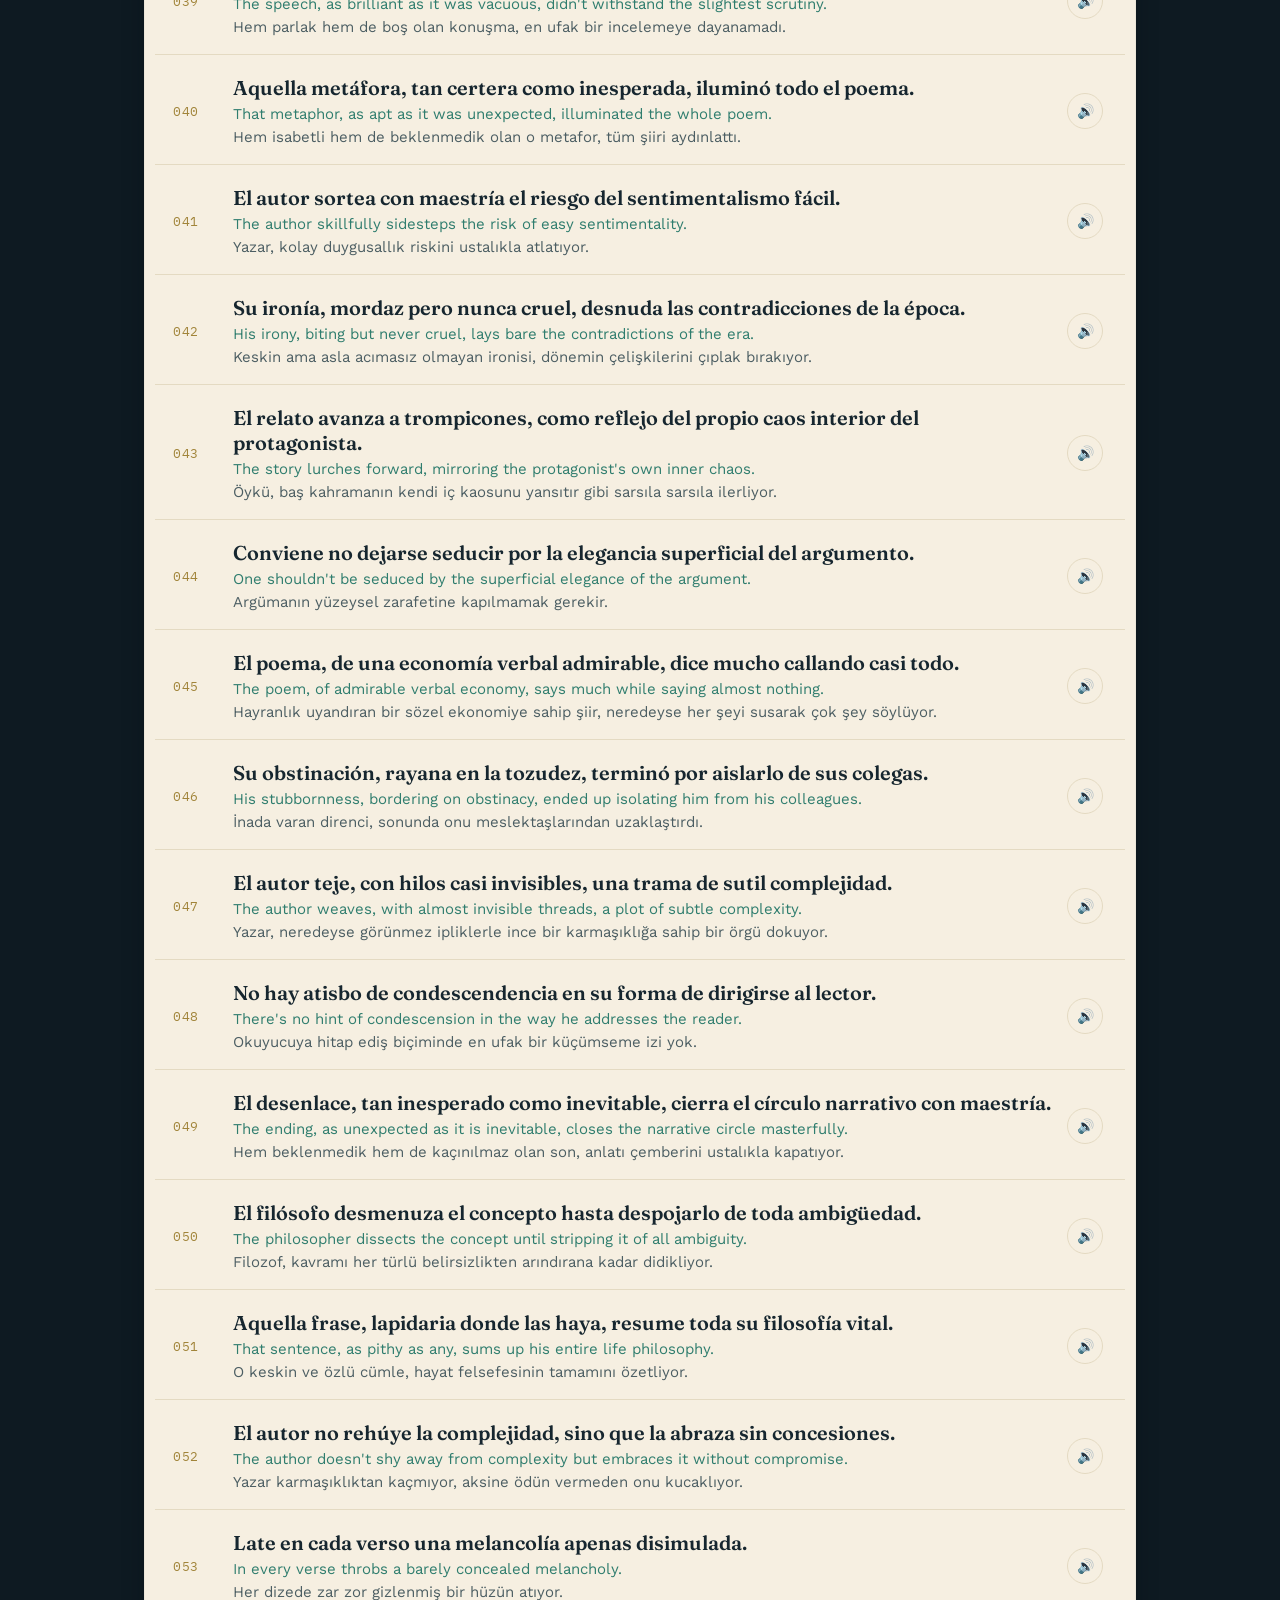
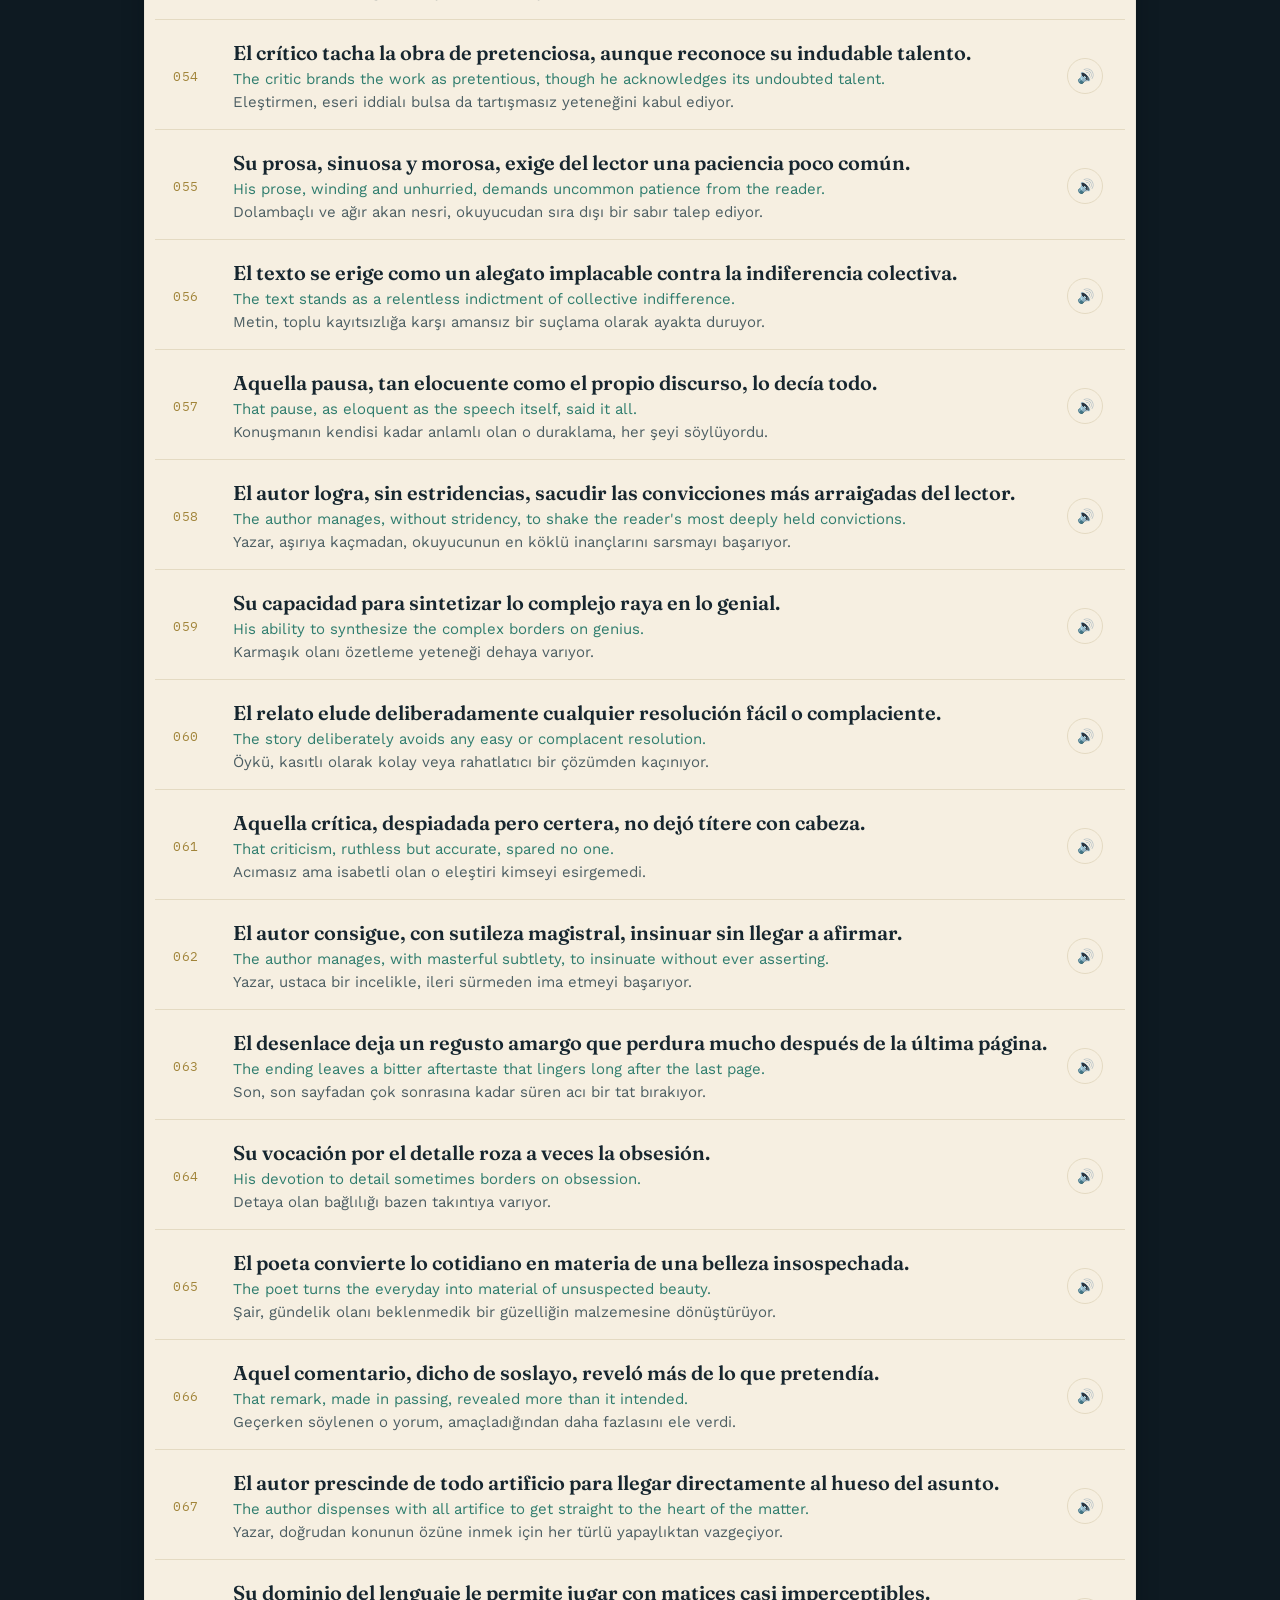
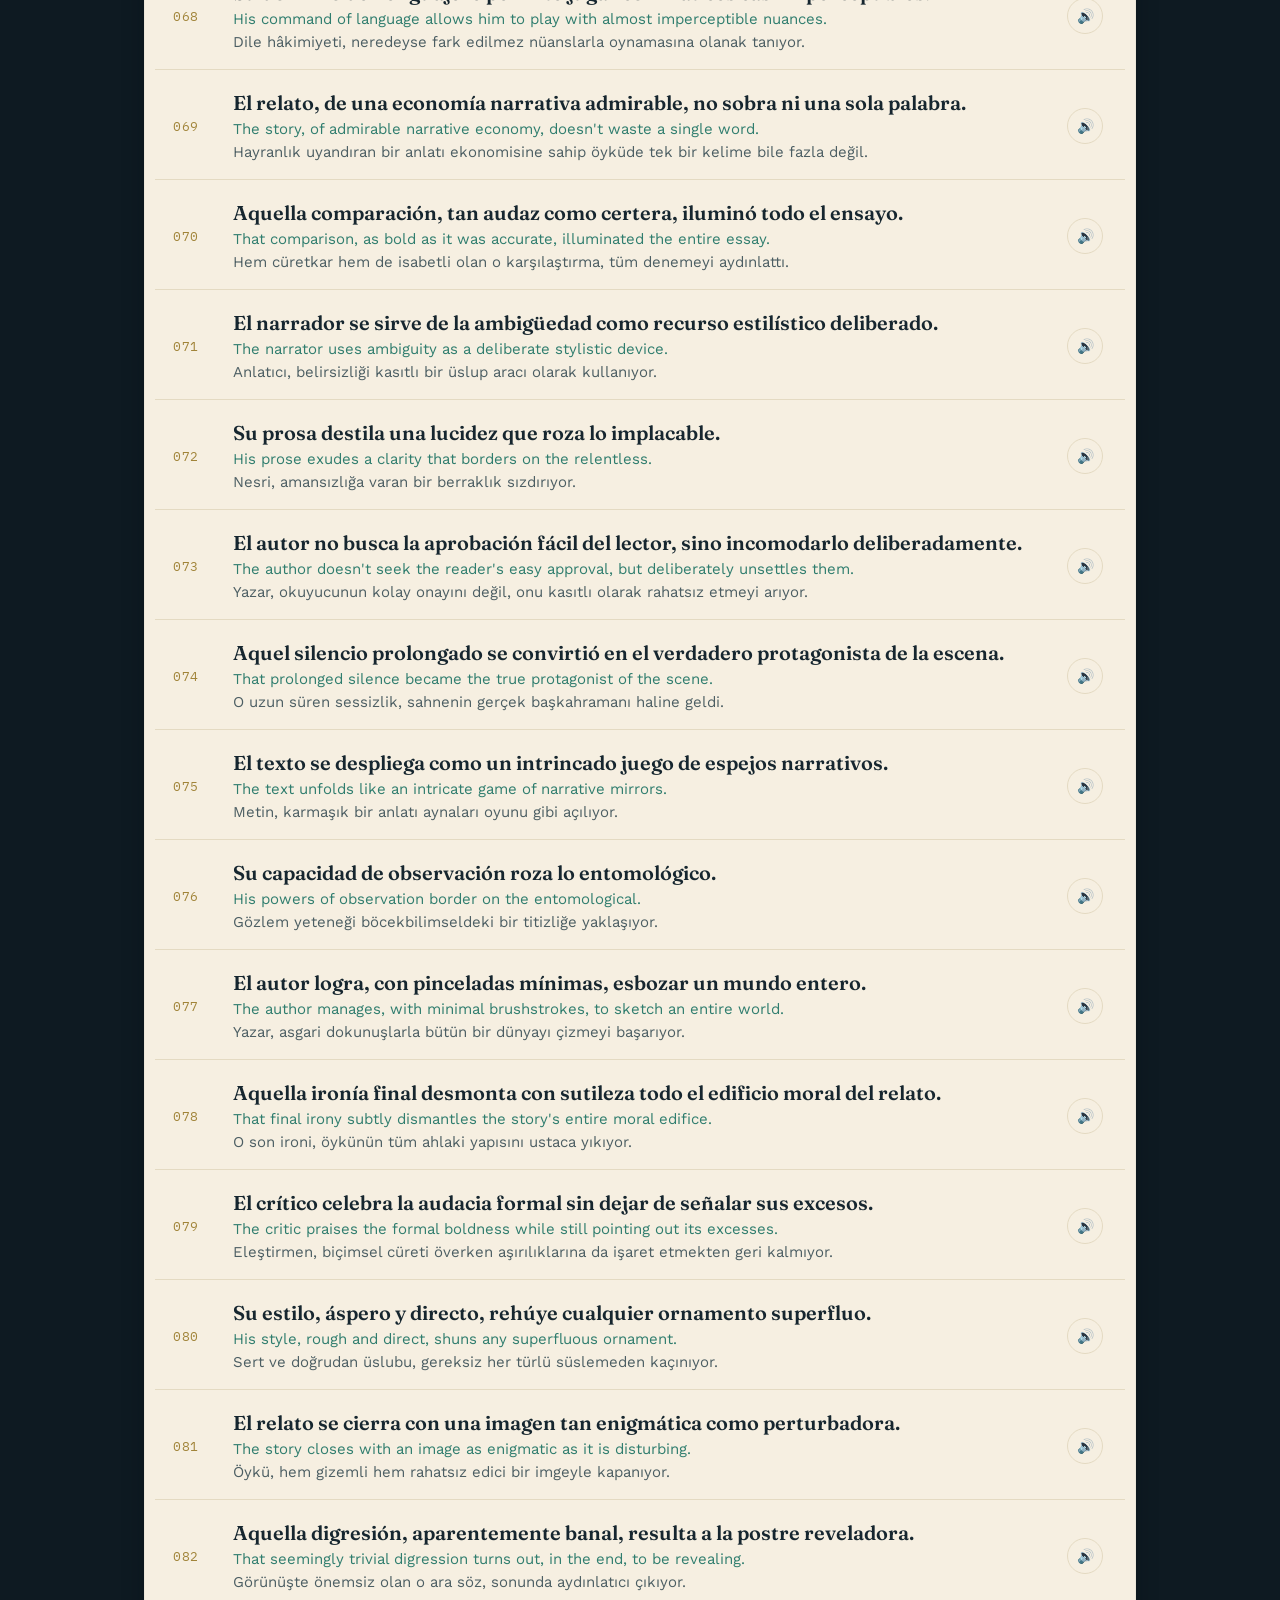
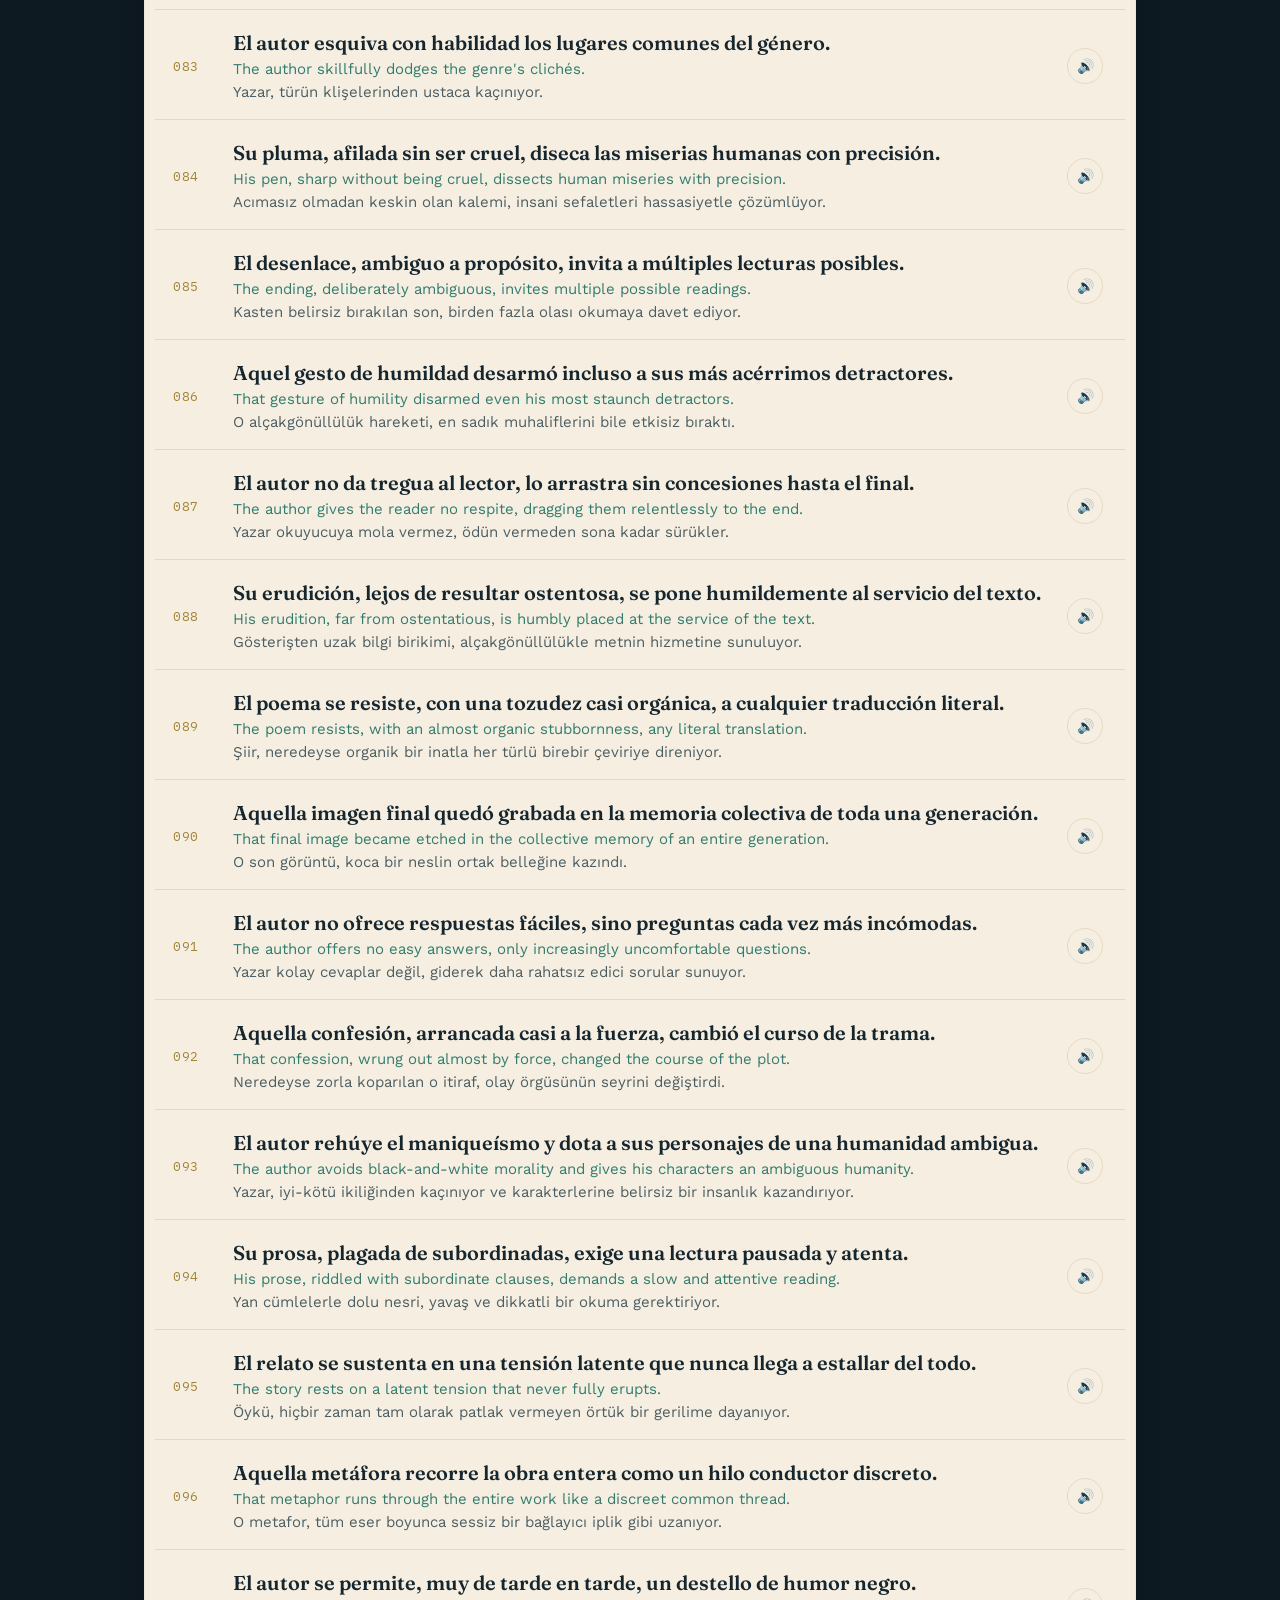
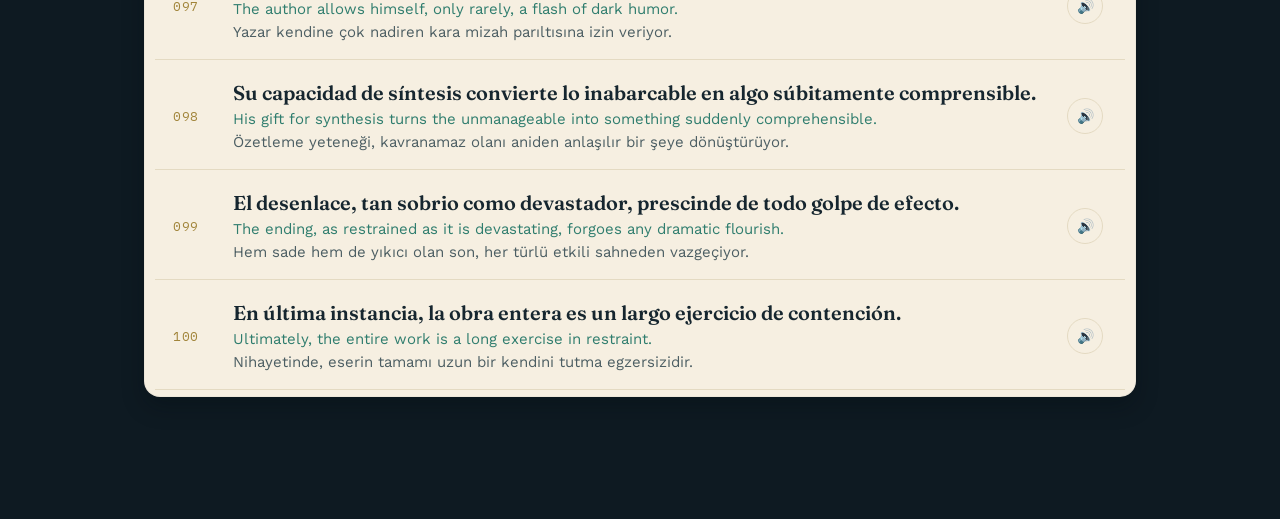
<file: cumleler-c2.html>
<!DOCTYPE html>
<html lang="tr">
<head>
<meta charset="UTF-8">
<meta name="viewport" content="width=device-width, initial-scale=1.0">
<title>Vamos — C2 · 100 Cümle</title>
<link rel="preconnect" href="https://fonts.googleapis.com">
<link href="https://fonts.googleapis.com/css2?family=Fraunces:opsz,wght@9..144,400;9..144,600;9..144,700&family=Work+Sans:wght@400;500;600&family=IBM+Plex+Mono:wght@500&display=swap" rel="stylesheet">
<link rel="stylesheet" href="assets/style.css">
</head>
<body>
<div class="grain-bg"></div>

<nav>
  <div class="brand">
    <a href="c2.html" class="back-link">← <span class="mark" style="font-size:18px;">Vamos</span></a>
  </div>
  <button class="hamburger" id="hamburger" aria-label="Menü">☰</button>
  <div class="tabs" id="tabs">
    <a class="tab-btn" href="c2.html">Seviye Sayfası</a>
    <a class="tab-btn active" href="cumleler-c2.html">100 Cümle</a>
  </div>
  <div class="nav-right">
    <span class="level-pill">C2</span>
  </div>
</nav>

<main>
  <section class="active">
    <div style="padding:50px 0 10px;">
      <div class="eyebrow-light">Anadil Seviyesi · Cümle Bankası</div>
      <h1 class="display" style="font-size:36px; font-weight:600; max-width:26ch; line-height:1.15;">C2 · Edebi ve Ustalık Seviyesi Cümleler</h1>
      <p style="color:var(--mist); max-width:60ch; margin-top:14px; font-size:15px; line-height:1.65;">
        Günlük kullanımda en sık karşılaşılan 100 cümle — İspanyolca, İngilizce ve Türkçe karşılıklarıyla alt alta. Her cümlenin yanındaki 🔊 ikonuna tıklayarak doğru telaffuzu dinleyebilirsin.
      </p>
    </div>
    <div class="divider-gold"></div>

    <div class="sent-toolbar">
      <input type="text" id="sentSearch" class="sent-search" placeholder="Cümle ara (İspanyolca, İngilizce veya Türkçe)...">
      <div class="sent-count mono" id="sentCount">—</div>
    </div>

    <div class="panel" style="padding:6px 10px;">
      <div class="sent-list" id="sentList"></div>
    </div>
  </section>
</main>

<script src="assets/sentences-c2.js"></script>
<script src="assets/sentences.js"></script>
<script>initSentencesPage();</script>
</body>
</html>
</file>
<file: assets/style.css>
/* ============ VAMOS PREMIUM — shared design system ============ */
:root{
  --noir:#0E1A22;
  --noir-2:#152530;
  --noir-3:#1C2E38;
  --parchment:#F6EFE1;
  --parchment-2:#EFE5CF;
  --ink:#16262F;
  --ink-soft:#4C5E63;
  --mist:#9FB3B8;
  --gold:#C9A227;
  --gold-soft:#E4C766;
  --gold-deep:#8C6A10;
  --coral:#D9633B;
  --teal:#2F7D6E;
  --line:rgba(255,255,255,0.09);
  --line-dark:#E4DAC2;
  --radius:16px;
  --shadow-lg:0 30px 60px rgba(3,10,15,0.45);
  --shadow-sm:0 10px 22px rgba(3,10,15,0.28);
}
*{box-sizing:border-box; margin:0; padding:0;}
html{scroll-behavior:smooth;}
body{
  background:var(--noir);
  color:var(--parchment);
  font-family:'Work Sans', sans-serif;
  -webkit-font-smoothing:antialiased;
  min-height:100vh;
}
h1,h2,h3,.display{ font-family:'Fraunces', serif; }
.mono{ font-family:'IBM Plex Mono', monospace; letter-spacing:0.04em; }
a{ color:inherit; text-decoration:none; }
img{max-width:100%; display:block;}

::selection{ background:var(--gold); color:var(--noir); }

/* focus visibility */
button:focus-visible, a:focus-visible, .letter-tile:focus-visible{
  outline:2px solid var(--gold-soft); outline-offset:3px;
}
@media (prefers-reduced-motion: reduce){
  *{ animation-duration:.001ms !important; transition-duration:.001ms !important; }
}

/* ---------- texture ---------- */
.grain-bg{
  position:fixed; inset:0; z-index:0; pointer-events:none; opacity:.05; mix-blend-mode:overlay;
  background-image:radial-gradient(circle at 1px 1px, #fff 1px, transparent 0);
  background-size:3px 3px;
}

/* ---------- nav ---------- */
nav{
  display:flex; align-items:center; justify-content:space-between;
  padding:22px 40px; position:sticky; top:0; z-index:30;
  background:rgba(14,26,34,0.86); backdrop-filter:blur(14px);
  border-bottom:1px solid var(--line);
}
.brand{ display:flex; align-items:baseline; gap:10px; }
.brand .mark{ font-family:'Fraunces', serif; font-weight:700; font-size:23px; color:var(--parchment); }
.brand .mark em{ color:var(--gold-soft); font-style:italic; }
.brand .tag{ font-size:10.5px; color:var(--mist); text-transform:uppercase; letter-spacing:0.16em; }
.nav-right{ display:flex; align-items:center; gap:18px; }
.level-pill{
  font-family:'IBM Plex Mono'; font-size:11px; letter-spacing:0.08em; color:var(--gold-soft);
  border:1px solid var(--gold-deep); padding:5px 12px; border-radius:999px; text-transform:uppercase;
}
.tabs{ display:flex; gap:4px; }
.tab-btn{
  border:none; background:transparent; padding:9px 16px; border-radius:999px;
  font-family:'Work Sans'; font-size:13.5px; font-weight:500; color:var(--mist);
  cursor:pointer; transition:all .18s ease;
}
.tab-btn:hover{ background:rgba(255,255,255,0.06); color:var(--parchment); }
.tab-btn.active{ background:var(--gold); color:var(--noir); font-weight:600; }
.student-chip{
  font-size:12px; color:var(--parchment); padding:7px 14px; border:1px solid var(--line);
  border-radius:999px; cursor:pointer; background:rgba(255,255,255,0.04); transition:.15s;
}
.student-chip:hover{ border-color:var(--gold-deep); }
.back-link{ font-size:12.5px; color:var(--mist); display:flex; align-items:center; gap:6px; }
.back-link:hover{ color:var(--gold-soft); }

main{ max-width:1040px; margin:0 auto; padding:0 24px 100px; position:relative; z-index:1; }
section{ display:none; padding-top:44px; }
section.active{ display:block; animation:fadeIn .4s ease; }
@keyframes fadeIn{ from{opacity:0; transform:translateY(8px);} to{opacity:1; transform:translateY(0);} }

/* ---------- landing hero ---------- */
.landing-hero{ padding:90px 0 40px; text-align:center; }
.landing-hero .eyebrow{
  font-family:'IBM Plex Mono'; font-size:12px; letter-spacing:0.22em; color:var(--gold-soft);
  text-transform:uppercase; margin-bottom:22px;
}
.landing-hero h1{
  font-size:clamp(38px,6vw,64px); line-height:1.06; font-weight:600; color:var(--parchment);
  max-width:16ch; margin:0 auto;
}
.landing-hero h1 em{ color:var(--gold-soft); font-style:italic; }
.landing-hero p{
  margin:22px auto 0; color:var(--mist); font-size:16.5px; max-width:52ch; line-height:1.6;
}

/* ---------- level staircase (signature element) ---------- */
.staircase{
  display:flex; align-items:flex-end; justify-content:center; gap:18px;
  padding:70px 10px 30px; flex-wrap:wrap;
}
.level-card{
  --lift:0px;
  width:172px; background:linear-gradient(180deg, var(--noir-3), var(--noir-2));
  border:1px solid var(--line); border-radius:18px; padding:26px 20px 24px;
  transform:translateY(var(--lift));
  transition:transform .3s ease, box-shadow .3s ease, border-color .3s ease;
  position:relative; overflow:hidden;
}
.level-card::before{
  content:""; position:absolute; top:0; left:0; right:0; height:3px;
  background:linear-gradient(90deg, var(--gold-deep), var(--gold-soft));
  opacity:0; transition:opacity .3s ease;
}
.level-card:hover{ transform:translateY(calc(var(--lift) - 10px)); box-shadow:var(--shadow-lg); border-color:var(--gold-deep); }
.level-card:hover::before{ opacity:1; }
.level-card .tier{ font-family:'IBM Plex Mono'; font-size:11px; color:var(--gold-soft); letter-spacing:0.1em; }
.level-card h3{ font-size:30px; margin-top:8px; color:var(--parchment); font-weight:600; }
.level-card .desc{ font-size:12.5px; color:var(--mist); margin-top:10px; line-height:1.5; min-height:52px; }
.level-card .go{ margin-top:16px; font-size:12px; color:var(--gold-soft); display:flex; align-items:center; gap:5px; }

/* stagger the staircase heights */
#lvl-a1 .level-card{ --lift:26px; }
#lvl-b1 .level-card{ --lift:6px; }
#lvl-b2 .level-card{ --lift:-14px; }
#lvl-c1 .level-card{ --lift:-34px; }
#lvl-c2 .level-card{ --lift:-54px; }

.divider-gold{
  height:1px; margin:60px auto; max-width:720px;
  background:linear-gradient(90deg, transparent, var(--gold-deep), transparent);
}

.feature-row{ display:grid; grid-template-columns:repeat(auto-fit,minmax(200px,1fr)); gap:20px; margin-bottom:60px; }
.feature-card{
  background:rgba(255,255,255,0.03); border:1px solid var(--line); border-radius:var(--radius);
  padding:26px 22px;
}
.feature-card .num{ font-family:'IBM Plex Mono'; color:var(--gold-soft); font-size:12px; letter-spacing:.1em; }
.feature-card h4{ font-size:18px; margin-top:10px; font-weight:600; color:var(--parchment); }
.feature-card p{ font-size:13.5px; color:var(--mist); margin-top:8px; line-height:1.55; }

/* ---------- panel (used inside level pages, parchment surface) ---------- */
.panel{
  background:var(--parchment); color:var(--ink); border-radius:var(--radius);
  padding:28px; margin-bottom:22px; box-shadow:var(--shadow-sm); border:1px solid rgba(0,0,0,0.04);
}
.section-head{ display:flex; align-items:baseline; justify-content:space-between; margin-bottom:24px; flex-wrap:wrap; gap:10px; }
.section-head h2{ font-size:27px; font-weight:600; color:var(--parchment); }
.eyebrow-light{ font-size:11px; color:var(--gold-soft); text-transform:uppercase; letter-spacing:0.16em; font-weight:600; margin-bottom:6px; font-family:'IBM Plex Mono'; }
.eyebrow-dark{ font-size:11px; color:var(--gold-deep); text-transform:uppercase; letter-spacing:0.14em; font-weight:700; margin-bottom:8px; }

.btn{
  border:none; cursor:pointer; font-family:'Work Sans'; font-weight:600; font-size:14px;
  padding:13px 22px; border-radius:10px; transition:transform .15s ease, box-shadow .15s ease;
}
.btn-gold{ background:linear-gradient(180deg, var(--gold-soft), var(--gold)); color:var(--noir); }
.btn-gold:hover{ transform:translateY(-2px); box-shadow:0 10px 22px rgba(201,162,39,0.28); }
.btn-ghost-dark{ background:transparent; color:var(--parchment); border:1px solid var(--line); }
.btn-ghost-dark:hover{ background:rgba(255,255,255,0.06); }
.btn-ghost-light{ background:transparent; color:var(--ink); border:1px solid var(--line-dark); }
.btn-ghost-light:hover{ background:var(--parchment-2); }
.btn-know{ background:var(--teal); color:#fff; }
.btn-again{ background:var(--coral); color:#fff; }

/* ---------- flashcards ---------- */
.fc-progress{ font-size:13px; color:var(--mist); }
.fc-stage{ display:flex; flex-direction:column; align-items:center; gap:22px; padding:16px 0; }
.fc-card-wrap{ perspective:1400px; width:320px; height:210px; }
.fc-card{ width:100%; height:100%; position:relative; transform-style:preserve-3d; transition:transform .6s cubic-bezier(.4,.2,.2,1); cursor:pointer; }
.fc-card.flipped{ transform:rotateY(180deg); }
.fc-face{
  position:absolute; inset:0; backface-visibility:hidden; border-radius:16px;
  display:flex; align-items:center; justify-content:center; text-align:center; padding:20px;
  box-shadow:var(--shadow-sm); border:1px solid var(--line-dark);
}
.fc-front{ background:#fff; }
.fc-back{ background:var(--ink); color:var(--parchment); border-color:transparent; transform:rotateY(180deg); }
.fc-front .w{ font-family:'Fraunces'; font-size:28px; font-weight:600; color:var(--ink); }
.fc-front .pos{ margin-top:8px; font-size:12px; color:var(--ink-soft); text-transform:uppercase; letter-spacing:.1em; }
.fc-back .w{ font-family:'Fraunces'; font-size:23px; }
.fc-actions{ display:flex; gap:10px; }
.fc-hint{ font-size:12px; color:var(--ink-soft); }

/* ---------- matching ---------- */
.match-bar{ display:flex; gap:22px; align-items:center; margin-bottom:18px; font-size:13px; color:var(--ink-soft); flex-wrap:wrap; }
.match-grid{ display:grid; grid-template-columns:repeat(4, 1fr); gap:12px; }
.match-tile{
  background:#fff; border:1px solid var(--line-dark); border-radius:10px;
  padding:18px 10px; text-align:center; font-size:14.5px; cursor:pointer; min-height:64px;
  display:flex; align-items:center; justify-content:center; transition:all .15s ease; color:var(--ink);
}
.match-tile:hover{ border-color:var(--gold); }
.match-tile.selected{ border-color:var(--ink); background:var(--parchment-2); }
.match-tile.matched{ background:var(--teal); color:#fff; border-color:var(--teal); opacity:.5; cursor:default; }
.match-tile.wrong{ background:var(--coral); color:#fff; border-color:var(--coral); }

/* ---------- puzzle ---------- */
.puzzle-word{ display:flex; gap:8px; justify-content:center; margin:26px 0; flex-wrap:wrap; }
.letter-tile{
  width:44px; height:52px; background:var(--gold-soft); color:var(--ink); border-radius:8px;
  display:flex; align-items:center; justify-content:center; font-family:'Fraunces'; font-weight:600;
  font-size:20px; cursor:pointer; user-select:none; box-shadow:0 4px 8px rgba(0,0,0,.12); border:none;
}
.puzzle-input{ display:flex; justify-content:center; gap:6px; margin-bottom:8px; flex-wrap:wrap; }
.slot{
  width:44px; height:52px; border:2px dashed var(--line-dark); border-radius:8px;
  display:flex; align-items:center; justify-content:center; font-family:'Fraunces'; font-size:20px;
  background:var(--parchment-2); color:var(--ink);
}
.puzzle-hint{ text-align:center; color:var(--ink-soft); font-size:14px; margin-top:6px; }
.puzzle-feedback{ text-align:center; margin-top:14px; font-weight:600; min-height:22px; }

/* ---------- progress ---------- */
.stat-grid{ display:grid; grid-template-columns:repeat(3,1fr); gap:14px; margin-bottom:22px; }
.stat{ background:var(--parchment); border:1px solid rgba(0,0,0,.05); border-radius:12px; padding:20px; text-align:center; box-shadow:var(--shadow-sm); }
.stat .num{ font-family:'IBM Plex Mono'; font-size:30px; font-weight:600; color:var(--teal); }
.stat .lbl{ font-size:11.5px; color:var(--ink-soft); text-transform:uppercase; letter-spacing:.08em; margin-top:4px; }
.word-log{ display:flex; flex-wrap:wrap; gap:8px; }
.word-pill{ font-size:12px; padding:6px 12px; border-radius:999px; background:var(--parchment-2); color:var(--ink-soft); }
.word-pill.known{ background:#DCEDE9; color:var(--teal); }

footer{ text-align:center; padding:36px; color:var(--mist); font-size:12px; position:relative; z-index:1; }
footer .mono{ color:var(--gold-deep); }

@media (max-width:760px){
  nav{ padding:16px 20px; }
  .tabs{ display:none; }
  .match-grid{ grid-template-columns:repeat(2,1fr); }
  .stat-grid{ grid-template-columns:1fr; }
  .feature-row{ grid-template-columns:1fr; }
  .staircase{ gap:14px; }
  .level-card{ width:44%; }
}

/* ============ PREMIUM UPGRADE ADDITIONS ============ */

/* ---------- mobile hamburger + nav ---------- */
.hamburger{
  display:none; background:transparent; border:1px solid var(--line); color:var(--parchment);
  font-size:16px; padding:6px 12px; border-radius:8px; cursor:pointer;
}
@media (max-width:760px){
  .hamburger{ display:block; }
  .tabs{
    display:none; position:absolute; top:100%; left:0; right:0; flex-direction:column;
    background:var(--noir-2); border-bottom:1px solid var(--line); padding:8px; gap:2px;
    box-shadow:var(--shadow-lg); z-index:40;
  }
  .tabs.open{ display:flex; }
  .tab-btn{ text-align:left; width:100%; padding:12px 16px; border-radius:10px; }
  nav{ position:sticky; }
}

/* ---------- flashcard pronunciation + example ---------- */
.fc-speak{
  position:absolute; top:14px; right:14px; background:var(--parchment-2); border:none;
  width:34px; height:34px; border-radius:50%; cursor:pointer; font-size:15px;
  display:flex; align-items:center; justify-content:center; transition:transform .15s ease, background .15s ease;
}
.fc-speak:hover{ background:var(--gold-soft); transform:scale(1.08); }
.fc-front{ position:relative; }
.fc-example{
  max-width:420px; text-align:center; padding:14px 18px; background:rgba(255,255,255,0.03);
  border:1px solid var(--line); border-radius:12px; display:flex; flex-direction:column; gap:4px;
}
.fc-ex-es{ font-family:'Fraunces'; font-style:italic; color:var(--parchment); font-size:15px; }
.fc-ex-tr{ font-size:12.5px; color:var(--mist); }

/* ---------- level progress bar ---------- */
.level-progress-track{
  height:10px; border-radius:999px; background:var(--parchment-2); overflow:hidden;
}
.level-progress-fill{
  height:100%; background:linear-gradient(90deg, var(--gold-deep), var(--gold-soft));
  border-radius:999px; transition:width .5s ease;
}

/* ---------- streak stat accent ---------- */
.stat-grid{ grid-template-columns:repeat(4,1fr); }
@media (max-width:760px){ .stat-grid{ grid-template-columns:repeat(2,1fr); } }

/* ---------- confetti burst ---------- */
.confetti-bit{
  position:fixed; top:40%; left:50%; width:8px; height:8px; border-radius:2px;
  pointer-events:none; z-index:999; animation:confettiFall 1.2s ease-out forwards;
}
@keyframes confettiFall{
  0%{ transform:translate(0,0) rotate(0deg); opacity:1; }
  100%{ transform:translate(var(--dx), 220px) rotate(540deg); opacity:0; }
}

/* ---------- landing hero decorative accent ---------- */
.landing-hero{ position:relative; }
.landing-hero::before{
  content:""; position:absolute; top:10px; left:50%; transform:translateX(-50%);
  width:120px; height:120px; border-radius:50%;
  background:radial-gradient(circle, rgba(201,162,39,0.18), transparent 70%);
  pointer-events:none; z-index:-1;
}

/* ---------- polish: level card entrance ---------- */
.level-card{ animation:cardIn .5s ease both; }
.level-card:nth-child(1){ animation-delay:.02s; }
.level-card:nth-child(2){ animation-delay:.08s; }
.level-card:nth-child(3){ animation-delay:.14s; }
.level-card:nth-child(4){ animation-delay:.20s; }
.level-card:nth-child(5){ animation-delay:.26s; }
@keyframes cardIn{ from{ opacity:0; transform:translateY(calc(var(--lift) + 16px)); } to{ opacity:1; transform:translateY(var(--lift)); } }

/* ---------- shuffle button spacing already handled via inline style; small refinement ---------- */
.fc-stage{ gap:16px; }

/* ---------- 100 Cümle sayfası ---------- */
.sent-toolbar{
  display:flex; gap:12px; align-items:center; flex-wrap:wrap; margin:26px 0 18px;
}
.sent-search{
  flex:1; min-width:220px; padding:12px 16px; border-radius:10px; border:1px solid var(--line);
  background:rgba(255,255,255,0.03); color:var(--parchment); font-family:'Work Sans'; font-size:14px;
}
.sent-search::placeholder{ color:var(--mist); }
.sent-count{ font-size:12.5px; color:var(--mist); font-family:'IBM Plex Mono'; white-space:nowrap; }
.sent-list{ display:flex; flex-direction:column; gap:2px; }
.sent-row{
  display:grid; grid-template-columns:44px 1fr 40px; gap:16px; align-items:center;
  padding:18px 18px; border-bottom:1px solid var(--line-dark); transition:background .15s ease;
}
.sent-row:hover{ background:var(--parchment-2); }
.sent-num{ color:var(--gold-deep); font-size:12.5px; opacity:0.8; }
.sent-body{ display:flex; flex-direction:column; gap:5px; }
.sent-es{ font-family:'Fraunces'; font-size:20px; color:var(--ink); font-weight:600; }
.sent-en{ font-size:15px; color:var(--teal); }
.sent-tr{ font-size:15px; color:var(--ink-soft); }
.sent-speak{
  width:36px; height:36px; border-radius:50%; border:1px solid var(--line-dark); background:transparent;
  color:var(--ink); cursor:pointer; font-size:14px; transition:transform .15s ease, background .15s ease;
}
.sent-speak:hover{ background:var(--gold-soft); transform:scale(1.08); }
@media (max-width:640px){
  .sent-row{ grid-template-columns:32px 1fr 36px; gap:10px; padding:14px 10px; }
  .sent-es{ font-size:17px; }
  .sent-en, .sent-tr{ font-size:13.5px; }
}
</file>
